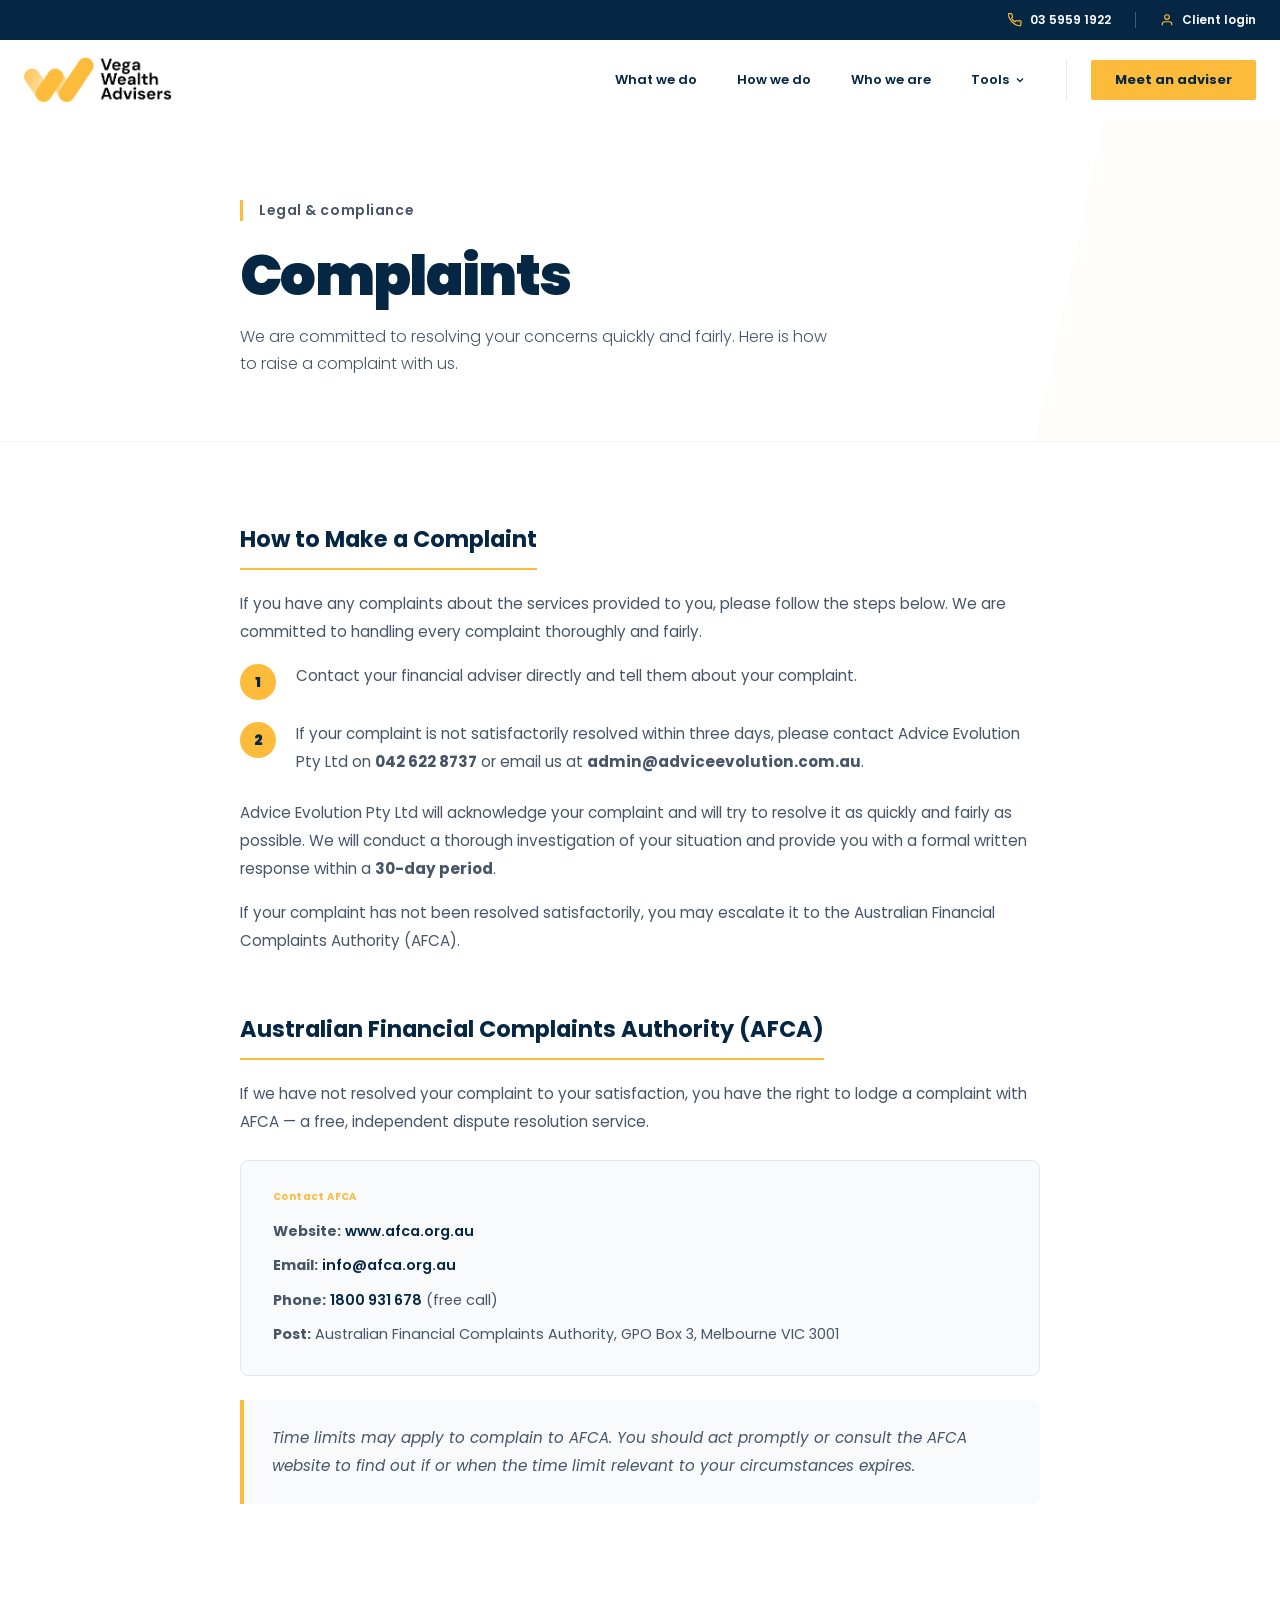
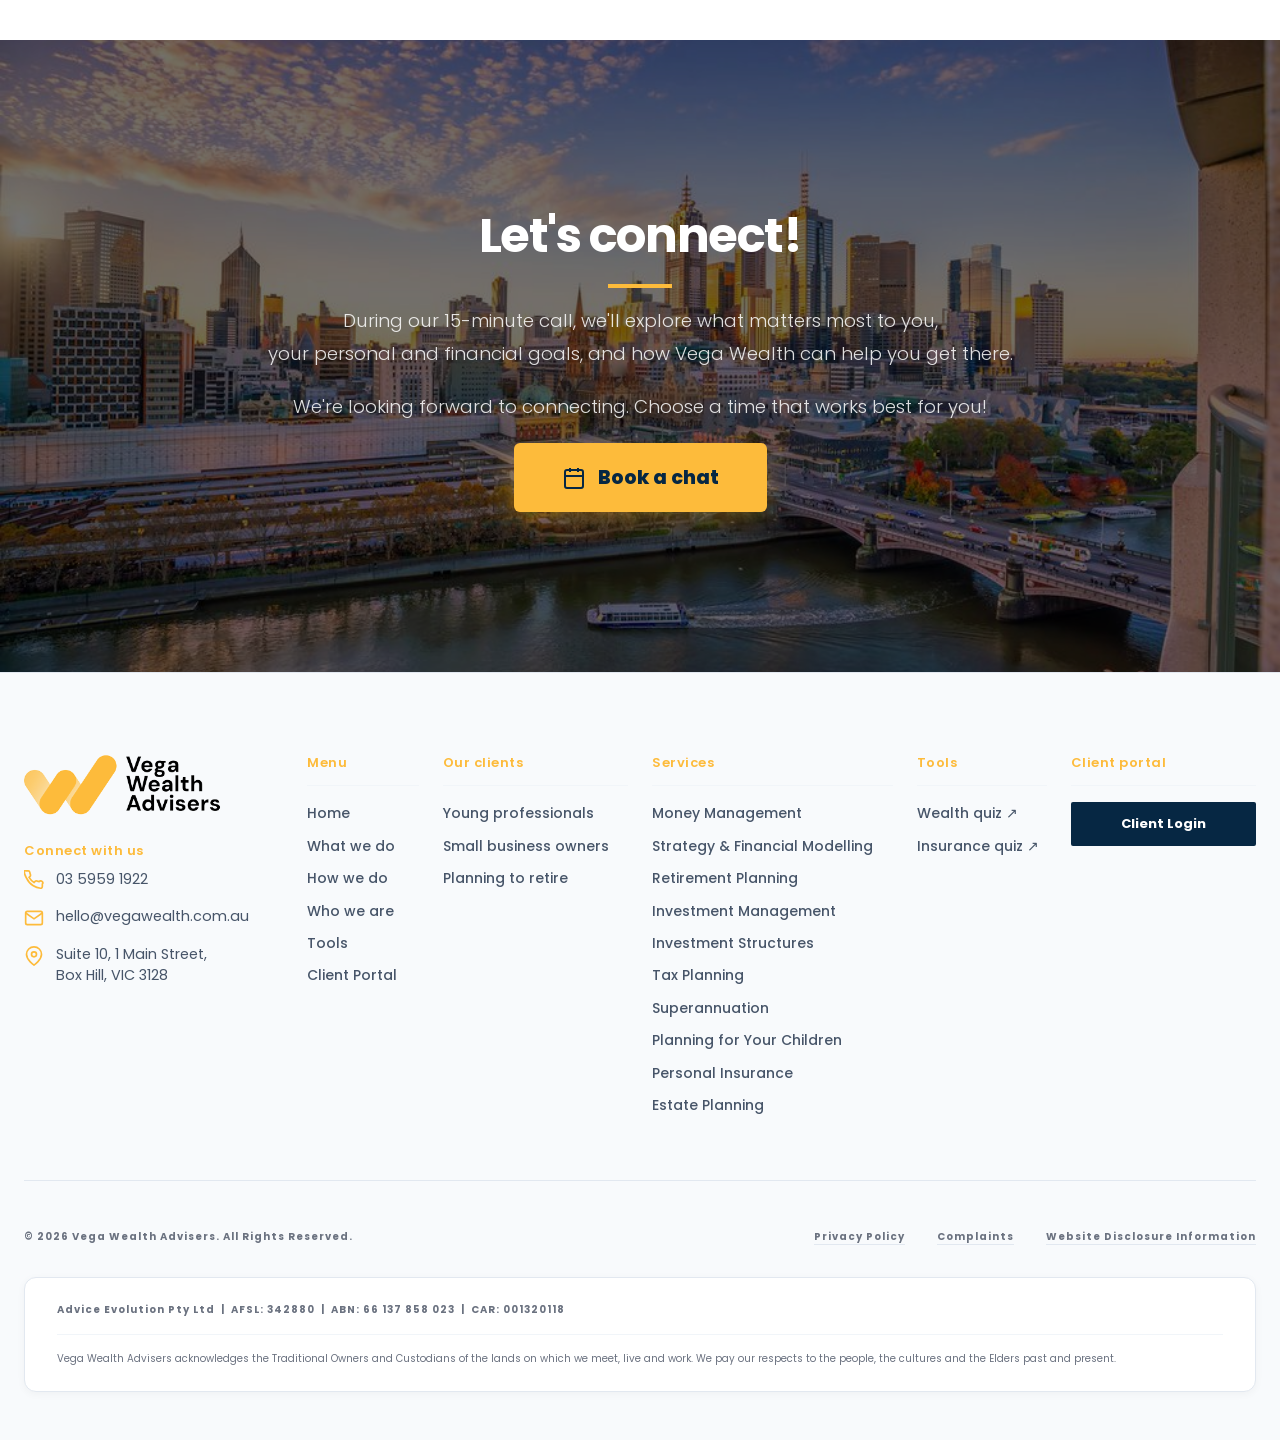
<file: complaints.html>
<!DOCTYPE html>
<html lang="en">
<head>
<meta charset="UTF-8"/>
<link rel="icon" type="image/png" href="images/favicon_hq.png"/>
<meta name="viewport" content="width=device-width,initial-scale=1.0"/>
<title>Complaints & Dispute Resolution | Vega Wealth Financial Advice</title>
<meta name="description" content="How to make a complaint about Vega Wealth's financial services. We are committed to resolving your concerns fairly and promptly, including escalation to AFCA."/>
<link rel="canonical" href="https://vegawealth.com.au/complaints.html"/>
<meta name="robots" content="index, follow"/>
<meta property="og:type" content="website"/>
<meta property="og:site_name" content="Vega Wealth"/>
<meta property="og:title" content="Complaints & Dispute Resolution | Vega Wealth Financial Advice"/>
<meta property="og:description" content="How to make a complaint about Vega Wealth's financial services. We are committed to resolving your concerns fairly and promptly, including escalation to AFCA."/>
<meta property="og:url" content="https://vegawealth.com.au/complaints.html"/>
<meta property="og:image" content="https://vegawealth.com.au/images/social-card.jpeg"/>
<meta name="twitter:card" content="summary_large_image"/>
<meta name="twitter:title" content="Complaints & Dispute Resolution | Vega Wealth Financial Advice"/>
<meta name="twitter:description" content="How to make a complaint about Vega Wealth's financial services. We are committed to resolving your concerns fairly and promptly, including escalation to AFCA."/>
<meta name="twitter:image" content="https://vegawealth.com.au/images/social-card.jpeg"/>
<link rel="preconnect" href="https://fonts.googleapis.com"/>
<link rel="preconnect" href="https://fonts.gstatic.com" crossorigin/>
<link rel="stylesheet" href="shared.css"/>
<link href="https://fonts.googleapis.com/css2?family=Poppins:wght@300;400;500;600;700;900&display=swap" rel="stylesheet" media="print" onload="this.media='all'"/><noscript><link href="https://fonts.googleapis.com/css2?family=Poppins:wght@300;400;500;600;700;900&display=swap" rel="stylesheet"/></noscript>
<style>
*,*::before,*::after{box-sizing:border-box;margin:0;padding:0}
html{scroll-behavior:smooth}
body{font-family:'Poppins',sans-serif;color:#062743;background:#fff;overflow-x:hidden;padding-top:120px}
::selection{background:#FDBB3B4d;color:#062743}
a{text-decoration:none}
:root{--gold:#FDBB3B;--navy:#062743;--green:#045234}

/* ── NAV ── */
#vw-topbar{position:fixed;top:0;left:0;right:0;z-index:10000;background:var(--navy);height:40px;display:flex;align-items:center}
#vw-topbar .topbar-inner{max-width:1280px;margin:0 auto;padding:0 24px;display:flex;justify-content:flex-end;align-items:center;gap:24px;width:100%}
#vw-topbar .topbar-phone{display:flex;align-items:center;gap:8px;color:#fff;font-size:12px;font-weight:600;text-decoration:none;transition:color .2s}
#vw-topbar .topbar-phone:hover{color:var(--gold)}
#vw-topbar .topbar-phone svg{width:14px;height:14px;color:var(--gold);flex-shrink:0}
#vw-topbar .topbar-sep{width:1px;height:16px;background:rgba(255,255,255,.25)}
#vw-topbar .topbar-login{display:flex;align-items:center;gap:8px;color:#fff;font-size:12px;font-weight:600;text-decoration:none;cursor:pointer;background:none;border:none;transition:color .2s;padding:0}
#vw-topbar .topbar-login:hover{color:var(--gold)}
#vw-topbar .topbar-login svg{width:14px;height:14px;color:var(--gold);flex-shrink:0}

#vw-nav .vw-nav-inner{max-width:1280px;margin:0 auto;padding:16px 24px;display:flex;justify-content:space-between;align-items:center}
.vw-logo-btn{background:none;border:none;cursor:pointer;padding:0;transition:transform .3s}
.vw-logo-btn:hover{transform:scale(1.05)}
.vw-logo-btn img{height:48px;width:auto}
#vw-desktopnav{display:none;align-items:center;gap:40px}
@media(min-width:1024px){#vw-desktopnav{display:flex}}
.vw-navlink{background:none;border:none;cursor:pointer;color:var(--navy);font-size:13px;font-weight:600;transition:color .3s;padding:4px 0;position:relative}
.vw-navlink:hover,.vw-navlink.active{color:var(--gold)}
.vw-navlink.active::after{content:'';position:absolute;bottom:-4px;left:0;width:100%;height:2px;background:var(--gold)}
.vw-nav-actions{display:flex;gap:16px;padding-left:24px;border-left:1px solid #e2e8f0}
.vw-btn-meet{background:var(--gold);color:var(--navy);padding:10px 24px;border-radius:2px;font-weight:700;font-size:13px;text-decoration:none;transition:all .3s;display:inline-block}
.vw-btn-meet:hover{background:var(--navy);color:#fff}
.vw-btn-portal{background:var(--navy);color:#fff;border:none;cursor:pointer;padding:10px 24px;border-radius:2px;font-weight:700;font-size:10px;letter-spacing:.04em;transition:all .3s}
.vw-btn-portal:hover{background:var(--gold);color:var(--navy)}
.vw-hamburger{display:flex;background:none;border:none;cursor:pointer;color:var(--navy);padding:8px}
@media(min-width:1024px){.vw-hamburger{display:none}}
#vw-mobile-menu{display:none;background:#fff;border-top:1px solid #f1f5f9;padding:40px 24px;flex-direction:column;gap:32px;box-shadow:0 20px 40px rgba(0,0,0,.1)}
#vw-mobile-menu.open{display:flex}
#vw-mobile-menu .vw-navlink{text-align:left;font-size:13px}
.mob-actions{display:flex;flex-direction:column;gap:16px;padding-top:24px;border-top:1px solid #f1f5f9}
.mob-actions a,.mob-actions button{display:block;padding:16px;border-radius:2px;font-weight:700;font-size:14px;text-align:center;transition:all .3s;width:100%}
.mob-actions a{background:var(--gold);color:var(--navy);text-decoration:none}
.mob-actions button{background:var(--navy);color:#fff;border:none;cursor:pointer}

/* ── HERO ── */
#hero{padding:80px 24px 64px;background:#fff;border-bottom:1px solid #f1f5f9;position:relative;overflow:hidden}
#hero::after{content:'';position:absolute;top:0;right:0;width:33%;height:100%;background:#FDBB3B08;transform:skewX(-12deg) translateX(50%)}
#hero .hero-inner{max-width:800px;margin:0 auto;position:relative;z-index:10}
#hero .eyebrow{font-size:.875rem;font-weight:600;letter-spacing:.04em;color:#475569;border-left:3px solid var(--gold);padding-left:16px;margin-bottom:24px}
#hero h1{font-size:clamp(2rem,5vw,3.5rem);font-weight:900;color:var(--navy);line-height:1.1;letter-spacing:-.03em;margin-bottom:16px}
#hero .subtitle{font-size:1rem;color:#475569;font-weight:300;line-height:1.7;max-width:600px}

/* ── CONTENT ── */
#content{padding:80px 24px;background:#fff}
#content .content-inner{max-width:800px;margin:0 auto}
.section-block{margin-bottom:56px}
.section-block h2{font-size:1.4rem;font-weight:700;color:var(--navy);margin-bottom:20px;padding-bottom:12px;border-bottom:2px solid var(--gold);display:inline-block}
.section-block p{font-size:.95rem;color:#475569;line-height:1.85;font-weight:400;margin-bottom:16px}
.section-block ul{list-style:none;display:flex;flex-direction:column;gap:12px;margin-bottom:16px}
.section-block ul li{font-size:.95rem;color:#475569;line-height:1.8;padding-left:20px;position:relative}
.section-block ul li::before{content:'•';color:var(--gold);font-weight:900;position:absolute;left:0;top:0}
.info-box{background:#f8fafc;border-left:4px solid var(--gold);border-radius:0 8px 8px 0;padding:24px 28px;margin-bottom:24px}
.info-box p{margin-bottom:0;font-style:italic}
.contact-card{background:#f8fafc;border:1px solid #e2e8f0;border-radius:8px;padding:28px 32px;margin-top:24px;display:flex;flex-direction:column;gap:10px}
.contact-card .card-label{font-size:10px;font-weight:700;letter-spacing:.04em;color:var(--gold);margin-bottom:4px}
.contact-card p{font-size:.9rem;color:#475569;margin-bottom:0;line-height:1.7}
.contact-card a{color:var(--navy);font-weight:600;transition:color .3s}
.contact-card a:hover{color:var(--gold)}
.step-list{display:flex;flex-direction:column;gap:20px;margin-top:16px}
.step{display:flex;gap:20px;align-items:flex-start}
.step-num{background:var(--gold);color:var(--navy);width:36px;height:36px;border-radius:50%;display:flex;align-items:center;justify-content:center;font-weight:900;font-size:.875rem;flex-shrink:0;margin-top:2px}
.step-body p{font-size:.95rem;color:#475569;line-height:1.8;margin-bottom:0}

/* ── FOOTER ── */
#vw-footer{background:#f8fafc;border-top:1px solid #e2e8f0;padding:80px 0 48px;color:var(--navy)}
#vw-footer .foot-inner{max-width:1280px;margin:0 auto;padding:0 24px}
#vw-footer .foot-grid{display:grid;grid-template-columns:1fr;gap:24px;padding-bottom:64px;border-bottom:1px solid #e2e8f0}
@media(min-width:768px){#vw-footer .foot-grid{grid-template-columns:1fr 1fr}}
@media(min-width:1024px){#vw-footer .foot-grid{grid-template-columns:1.4fr 0.6fr 1fr 1.3fr 0.7fr 1fr}}
#vw-footer .foot-logo{height:64px;width:auto;margin-bottom:24px}
#vw-footer .foot-contact{list-style:none;display:flex;flex-direction:column;gap:16px;margin-bottom:24px;padding:0}
#vw-footer .foot-contact li{display:flex;align-items:flex-start;gap:12px;font-size:.9rem;color:#475569}
#vw-footer .foot-contact li svg{width:20px;height:20px;color:var(--gold);flex-shrink:0;margin-top:2px}
#vw-footer .socials{display:flex;gap:12px}
#vw-footer .socials a{width:40px;height:40px;border-radius:50%;background:#fff;border:1px solid #e2e8f0;display:flex;align-items:center;justify-content:center;box-shadow:0 2px 6px rgba(0,0,0,.06);transition:background .3s}
#vw-footer .socials a:hover{background:var(--gold)}
#vw-footer .socials a svg{width:16px;height:16px;color:var(--navy)}
#vw-footer h4{font-size:13px;font-weight:600;letter-spacing:.04em;color:var(--gold);padding-bottom:12px;border-bottom:1px solid #f1f5f9;margin-bottom:16px}
#vw-footer ul.foot-list{list-style:none;padding:0;display:flex;flex-direction:column;gap:10px}
#vw-footer ul.foot-list li,#vw-footer ul.foot-list button{font-size:.875rem;color:#475569;font-weight:500;background:none;border:none;cursor:pointer;text-align:left;padding:0;transition:color .3s;line-height:1.6}
#vw-footer ul.foot-list li:hover,#vw-footer ul.foot-list button:hover{color:var(--gold)}
#vw-footer .btn-portal-foot{width:100%;background:var(--navy);color:#fff;border:none;cursor:pointer;padding:12px 24px;border-radius:2px;font-weight:700;font-size:13px;transition:all .3s}
#vw-footer .btn-portal-foot:hover{background:var(--gold);color:var(--navy)}
#vw-footer .foot-bottom{padding-top:48px;display:flex;flex-direction:column;gap:32px}
#vw-footer .foot-legal-row{display:flex;flex-direction:column;gap:16px;font-size:10px;font-weight:700;letter-spacing:.1em;color:#6b7280}
@media(min-width:768px){#vw-footer .foot-legal-row{flex-direction:row;align-items:center;justify-content:space-between}}
#vw-footer .foot-legal-row a{color:#6b7280;text-decoration:underline;text-decoration-color:#e2e8f0;text-underline-offset:4px;transition:color .3s}
#vw-footer .foot-legal-row a:hover{color:var(--gold)}
#vw-footer .foot-policy-links{display:flex;gap:32px;flex-wrap:wrap}
#vw-footer .compliance-box{background:#fff;padding:24px 32px;border-radius:12px;border:1px solid #e2e8f0;box-shadow:0 2px 8px rgba(0,0,0,.04);display:flex;flex-direction:column;gap:16px}
#vw-footer .comp-abn{font-size:10px;font-weight:700;letter-spacing:.1em;color:#6b7280}
#vw-footer .comp-ack{font-size:10px;color:#6b7280;font-style:normal;border-top:1px solid #f1f5f9;padding-top:16px;line-height:1.6}
/* ── DROPDOWN ── */
.vw-dropdown{position:relative}
.vw-dropdown::after{content:'';position:absolute;top:100%;left:-8px;right:-8px;height:16px}
.vw-dropdown-btn{display:flex!important;align-items:center;gap:5px}
.vw-dropdown-menu{display:none;position:absolute;top:calc(100% + 16px);left:50%;transform:translateX(-50%);background:#fff;border:1px solid #e2e8f0;border-radius:8px;padding:8px;min-width:180px;box-shadow:0 8px 24px rgba(0,0,0,.12);z-index:200;white-space:nowrap}
.vw-dropdown:hover .vw-dropdown-menu{display:block}
.vw-dropdown-menu a{display:block;padding:10px 16px;font-size:10px;font-weight:700;letter-spacing:.04em;color:var(--navy);border-radius:4px;transition:background .2s;text-decoration:none}
.vw-dropdown-menu a:hover{background:var(--gold)}
.vw-dropdown-menu::before{content:'';position:absolute;top:-6px;left:50%;transform:translateX(-50%);border-left:6px solid transparent;border-right:6px solid transparent;border-bottom:6px solid #e2e8f0}
.vw-dropdown-menu::after{content:'';position:absolute;top:-5px;left:50%;transform:translateX(-50%);border-left:6px solid transparent;border-right:6px solid transparent;border-bottom:6px solid #fff}
.mob-quiz-links{display:flex;flex-direction:column;gap:8px;padding-left:16px;border-left:2px solid var(--gold)}
.mob-quiz-links a{font-size:10px;font-weight:700;letter-spacing:.04em;color:#475569;text-decoration:none;transition:color .2s}
.mob-quiz-links a:hover{color:var(--gold)}
@media(max-width:430px){body{padding-top:108px}#vw-topbar{height:36px}#vw-nav{top:36px}#vw-nav .vw-nav-inner{padding:12px 16px}.vw-logo-btn img{height:40px}.container,.container-md{padding:0 16px}}
@media(min-width:1440px){.container{max-width:1400px}.container-md{max-width:1280px}}
</style>
<script type="application/ld+json">
{
  "@context": "https://schema.org",
  "@type": "FAQPage",
  "mainEntity": [
    {
      "@type": "Question",
      "name": "How do I make a complaint to Vega Wealth?",
      "acceptedAnswer": {
        "@type": "Answer",
        "text": "You can make a complaint by contacting us directly via phone or email. We will acknowledge your complaint within 24 hours and aim to resolve it within 30 days."
      }
    },
    {
      "@type": "Question",
      "name": "What if my complaint is not resolved?",
      "acceptedAnswer": {
        "@type": "Answer",
        "text": "If you are not satisfied with our response, you can escalate your complaint to the Australian Financial Complaints Authority (AFCA) at www.afca.org.au or call 1800 931 678."
      }
    }
  ]
}
</script>
</head>
<body>

<div id="vw-topbar">
  <div class="topbar-inner">
    <a href="tel:0359591922" class="topbar-phone">
      <svg fill="none" stroke="currentColor" stroke-width="2" viewBox="0 0 24 24"><path d="M22 16.92v3a2 2 0 01-2.18 2 19.79 19.79 0 01-8.63-3.07A19.5 19.5 0 013.07 9.81a19.79 19.79 0 01-3.07-8.68A2 2 0 012 1h3a2 2 0 012 1.72c.127.96.361 1.903.7 2.81a2 2 0 01-.45 2.11L6.09 8.91a16 16 0 006 6l1.27-1.27a2 2 0 012.11-.45c.907.339 1.85.573 2.81.7A2 2 0 0122 16.92z"/></svg>
      03 5959 1922
    </a>
    <div class="topbar-sep"></div>
    <button class="topbar-login" onclick="window.location.href='client-portal'">
      <svg fill="none" stroke="currentColor" stroke-width="2" viewBox="0 0 24 24"><path d="M20 21v-2a4 4 0 00-4-4H8a4 4 0 00-4 4v2"/><circle cx="12" cy="7" r="4"/></svg>
      Client login
    </button>
  </div>
</div>

<nav id="vw-nav">
  <div class="vw-nav-inner">
    <button class="vw-logo-btn" onclick="window.location.href='/'" aria-label="Vega Wealth Home">
      <img src="images/vegawealth_logo_lq.png" alt="Vega Wealth" width="150" height="48"/>
    </button>
    <div id="vw-desktopnav">
      <button class="vw-navlink" onclick="window.location.href='what-we-do'">What we do</button>
      <button class="vw-navlink" onclick="window.location.href='how-we-do'">How we do</button>
      <button class="vw-navlink" onclick="window.location.href='who-we-are'">Who we are</button>
      <div class="vw-dropdown">
        <button class="vw-navlink vw-dropdown-btn">Tools <svg width="12" height="12" fill="none" stroke="currentColor" stroke-width="2.5" viewBox="0 0 24 24"><polyline points="6 9 12 15 18 9"/></svg></button>
        <div class="vw-dropdown-menu">
          <a href="https://score.vegawealth.com.au/passive-income" target="_blank" rel="noopener">Wealth quiz &#8599;</a>
          <a href="https://score.vegawealth.com.au/personal-insurance" target="_blank" rel="noopener">Insurance quiz &#8599;</a>
        </div>
      </div>
      <div class="vw-nav-actions">
        <a href="consult" class="vw-btn-meet">Meet an adviser</a>
      </div>
    </div>
    <button class="vw-hamburger" id="vw-hamburgerBtn" onclick="vwToggleMenu()" aria-label="Menu">
      <svg id="vw-iconMenu" width="24" height="24" fill="none" stroke="currentColor" stroke-width="2" viewBox="0 0 24 24"><line x1="3" y1="12" x2="21" y2="12"/><line x1="3" y1="6" x2="21" y2="6"/><line x1="3" y1="18" x2="21" y2="18"/></svg>
      <svg id="vw-iconClose" width="24" height="24" fill="none" stroke="currentColor" stroke-width="2" viewBox="0 0 24 24" style="display:none"><line x1="18" y1="6" x2="6" y2="18"/><line x1="6" y1="6" x2="18" y2="18"/></svg>
    </button>
  </div>
  <div id="vw-mobile-menu">
    <button class="vw-navlink" onclick="window.location.href='what-we-do'">What we do</button>
    <button class="vw-navlink" onclick="window.location.href='how-we-do'">How we do</button>
    <button class="vw-navlink" onclick="window.location.href='who-we-are'">Who we are</button>
    <div>
      <button class="vw-navlink">Tools</button>
      <div class="mob-quiz-links">
        <a href="https://score.vegawealth.com.au/passive-income" target="_blank" rel="noopener">Wealth quiz &#8599;</a>
        <a href="https://score.vegawealth.com.au/personal-insurance" target="_blank" rel="noopener">Insurance quiz &#8599;</a>
      </div>
    </div>
    <div class="mob-actions">
      <a href="consult">Meet an adviser</a>
      <button onclick="window.location.href='client-portal'">Client login</button>
    </div>
  </div>
</nav>

<main>
<!-- HERO -->
<section id="hero">
  <div class="hero-inner">
    <p class="eyebrow">Legal &amp; compliance</p>
    <h1>Complaints</h1>
    <p class="subtitle">We are committed to resolving your concerns quickly and fairly. Here is how to raise a complaint with us.</p>
  </div>
</section>

<!-- CONTENT -->
<section id="content">
  <div class="content-inner">

    <div class="section-block">
      <h2>How to Make a Complaint</h2>
      <p>If you have any complaints about the services provided to you, please follow the steps below. We are committed to handling every complaint thoroughly and fairly.</p>

      <div class="step-list">
        <div class="step">
          <div class="step-num">1</div>
          <div class="step-body">
            <p>Contact your financial adviser directly and tell them about your complaint.</p>
          </div>
        </div>
        <div class="step">
          <div class="step-num">2</div>
          <div class="step-body">
            <p>If your complaint is not satisfactorily resolved within three days, please contact Advice Evolution Pty Ltd on <strong>042 622 8737</strong> or email us at <strong>admin@adviceevolution.com.au</strong>.</p>
          </div>
        </div>
      </div>
      <p style="margin-top:24px">Advice Evolution Pty Ltd will acknowledge your complaint and will try to resolve it as quickly and fairly as possible. We will conduct a thorough investigation of your situation and provide you with a formal written response within a <strong>30-day period</strong>.</p>
      <p>If your complaint has not been resolved satisfactorily, you may escalate it to the Australian Financial Complaints Authority (AFCA).</p>
    </div>

    <div class="section-block">
      <h2>Australian Financial Complaints Authority (AFCA)</h2>
      <p>If we have not resolved your complaint to your satisfaction, you have the right to lodge a complaint with AFCA — a free, independent dispute resolution service.</p>

      <div class="contact-card">
        <div class="card-label">Contact AFCA</div>
        <p><strong>Website:</strong> <a href="https://www.afca.org.au" target="_blank" rel="noopener">www.afca.org.au</a></p>
        <p><strong>Email:</strong> <a href="mailto:info@afca.org.au">info@afca.org.au</a></p>
        <p><strong>Phone:</strong> <a href="tel:1800931678">1800 931 678</a> (free call)</p>
        <p><strong>Post:</strong> Australian Financial Complaints Authority, GPO Box 3, Melbourne VIC 3001</p>
      </div>

      <div class="info-box" style="margin-top:24px">
        <p>Time limits may apply to complain to AFCA. You should act promptly or consult the AFCA website to find out if or when the time limit relevant to your circumstances expires.</p>
      </div>
    </div>

  </div>
</section>

<!-- ══ CTA SECTION ══ -->
<section id="cta-section">
  <div class="cta-wrap">
    <div class="cta-card">
      <div class="cta-bg">
        <img src="images/call-to-action.jpg" alt="Consultation" loading="lazy" width="1280" height="720"/>
      </div>
      <div class="cta-content">
        <h2>Let's connect!</h2>
        <div class="cta-divider"></div>
        <p>
          During our 15-minute call, we'll explore what matters most to you,<br/>your personal and financial goals, and how Vega Wealth can help you get there.
        </p>
        <p>We're looking forward to connecting. Choose a time that works best for you!</p>
        <a href="consult" class="cta-btn">
          <svg width="24" height="24" fill="none" stroke="currentColor" stroke-width="2" viewBox="0 0 24 24"><rect x="3" y="4" width="18" height="18" rx="2"/><line x1="16" y1="2" x2="16" y2="6"/><line x1="8" y1="2" x2="8" y2="6"/><line x1="3" y1="10" x2="21" y2="10"/></svg>
          Book a chat
        </a>
      </div>
    </div>
  </div>
</section>
</main>

<!-- ══ FOOTER ══ -->
<footer id="vw-footer">
  <div class="foot-inner">
    <div class="foot-grid">
      <div>
        <a href="/"><img src="images/vegawealth_logo_lq.png" alt="Vega Wealth" class="foot-logo" width="150" height="48"/></a>
        <p style="font-size:13px;font-weight:600;letter-spacing:.04em;color:var(--gold);margin-bottom:8px">Connect with us</p>
        <div style="display:flex;align-items:center;gap:12px;font-size:.9rem;color:#475569;margin-bottom:16px">
          <svg width="20" height="20" fill="none" stroke="currentColor" stroke-width="2" viewBox="0 0 24 24" style="color:var(--gold);flex-shrink:0"><path d="M22 16.92v3a2 2 0 01-2.18 2 19.79 19.79 0 01-8.63-3.07A19.5 19.5 0 013.07 9.81a19.79 19.79 0 01-3.07-8.68A2 2 0 012 1h3a2 2 0 012 1.72c.127.96.361 1.903.7 2.81a2 2 0 01-.45 2.11L6.09 8.91a16 16 0 006 6l1.27-1.27a2 2 0 012.11-.45c.907.339 1.85.573 2.81.7A2 2 0 0122 16.92z"/></svg>
          03 5959 1922
        </div>
        <ul class="foot-contact">
          <li><svg fill="none" stroke="currentColor" stroke-width="2" viewBox="0 0 24 24"><path d="M4 4h16c1.1 0 2 .9 2 2v12c0 1.1-.9 2-2 2H4c-1.1 0-2-.9-2-2V6c0-1.1.9-2 2-2z"/><polyline points="22,6 12,13 2,6"/></svg>hello@vegawealth.com.au</li>
          <li><svg fill="none" stroke="currentColor" stroke-width="2" viewBox="0 0 24 24"><path d="M21 10c0 7-9 13-9 13s-9-6-9-13a9 9 0 0118 0z"/><circle cx="12" cy="10" r="3"/></svg>Suite 10, 1 Main Street,<br/>Box Hill, VIC 3128</li>
        </ul>
      </div>
      <div>
        <h4>Menu</h4>
        <ul class="foot-list">
          <li><button onclick="window.location.href='/'">Home</button></li>
          <li><button onclick="window.location.href='what-we-do'">What we do</button></li>
          <li><button onclick="window.location.href='how-we-do'">How we do</button></li>
          <li><button onclick="window.location.href='who-we-are'">Who we are</button></li>
          <li><button onclick="window.location.href='/#discovery'">Tools</button></li>
          <li><button onclick="window.location.href='client-portal'">Client Portal</button></li>
        </ul>
      </div>
      <div>
        <h4>Our clients</h4>
        <ul class="foot-list">
          <li><button onclick="window.location.href='/#wealth'">Young professionals</button></li>
          <li><button onclick="window.location.href='/#wealth'">Small business owners</button></li>
          <li><button onclick="window.location.href='/#wealth'">Planning to retire</button></li>
        </ul>
      </div>
      <div>
        <h4>Services</h4>
        <ul class="foot-list">
          <li><button onclick="window.location.href='what-we-do#money-management'">Money Management</button></li>
          <li><button onclick="window.location.href='what-we-do#strategy-and-financial-modelling'">Strategy &amp; Financial Modelling</button></li>
          <li><button onclick="window.location.href='what-we-do#retirement-planning'">Retirement Planning</button></li>
          <li><button onclick="window.location.href='what-we-do#investment-management'">Investment Management</button></li>
          <li><button onclick="window.location.href='what-we-do#investment-structures'">Investment Structures</button></li>
          <li><button onclick="window.location.href='what-we-do#tax-planning'">Tax Planning</button></li>
          <li><button onclick="window.location.href='what-we-do#superannuation'">Superannuation</button></li>
          <li><button onclick="window.location.href='what-we-do#planning-for-your-children'">Planning for Your Children</button></li>
          <li><button onclick="window.location.href='what-we-do#personal-insurance'">Personal Insurance</button></li>
          <li><button onclick="window.location.href='what-we-do#estate-planning'">Estate Planning</button></li>
        </ul>
      </div>
      <div>
        <h4>Tools</h4>
        <ul class="foot-list">
          <li><button onclick="window.open('https://score.vegawealth.com.au/passive-income/','_blank')">Wealth quiz &#8599;</button></li>
          <li><button onclick="window.open('https://score.vegawealth.com.au/personal-insurance/','_blank')">Insurance quiz &#8599;</button></li>
        </ul>
      </div>
      <div>
        <h4>Client portal</h4>
        <button class="btn-portal-foot" onclick="window.location.href='client-portal'">Client Login</button>
      </div>
    </div>
    <div class="foot-bottom">
      <div class="foot-legal-row">
        <p>&copy; 2026 Vega Wealth Advisers. All Rights Reserved.</p>
        <div class="foot-policy-links">
          <a href="privacy-policy">Privacy Policy</a>
          <a href="complaints">Complaints</a>
          <a href="website-disclosure-information">Website Disclosure Information</a>
        </div>
      </div>
      <div class="compliance-box">
        <div class="comp-abn">Advice Evolution Pty Ltd &nbsp;|&nbsp; AFSL: 342880 &nbsp;|&nbsp; ABN: 66 137 858 023 &nbsp;|&nbsp; CAR: 001320118</div>
        <div class="comp-ack">Vega Wealth Advisers acknowledges the Traditional Owners and Custodians of the lands on which we meet, live and work. We pay our respects to the people, the cultures and the Elders past and present.</div>
      </div>
    </div>
  </div>
</footer>

<script>
function vwToggleMenu(){
  const m=document.getElementById('vw-mobile-menu');
  const open=m.classList.toggle('open');
  document.getElementById('vw-iconMenu').style.display=open?'none':'block';
  document.getElementById('vw-iconClose').style.display=open?'block':'none';
}
window.addEventListener('scroll',function(){document.getElementById('back-to-top').classList.toggle('visible',window.scrollY>300);});
window.addEventListener("scroll",function(){document.getElementById("vw-nav").classList.toggle("nav-scrolled",window.scrollY>80);});
</script>
<button id="back-to-top" onclick="window.scrollTo({top:0,behavior:'smooth'})" aria-label="Back to top">
  <svg fill="none" stroke="currentColor" stroke-width="2.5" viewBox="0 0 24 24" width="20" height="20"><polyline points="18 15 12 9 6 15"/></svg>
</button>
</body>
</html>
</file>
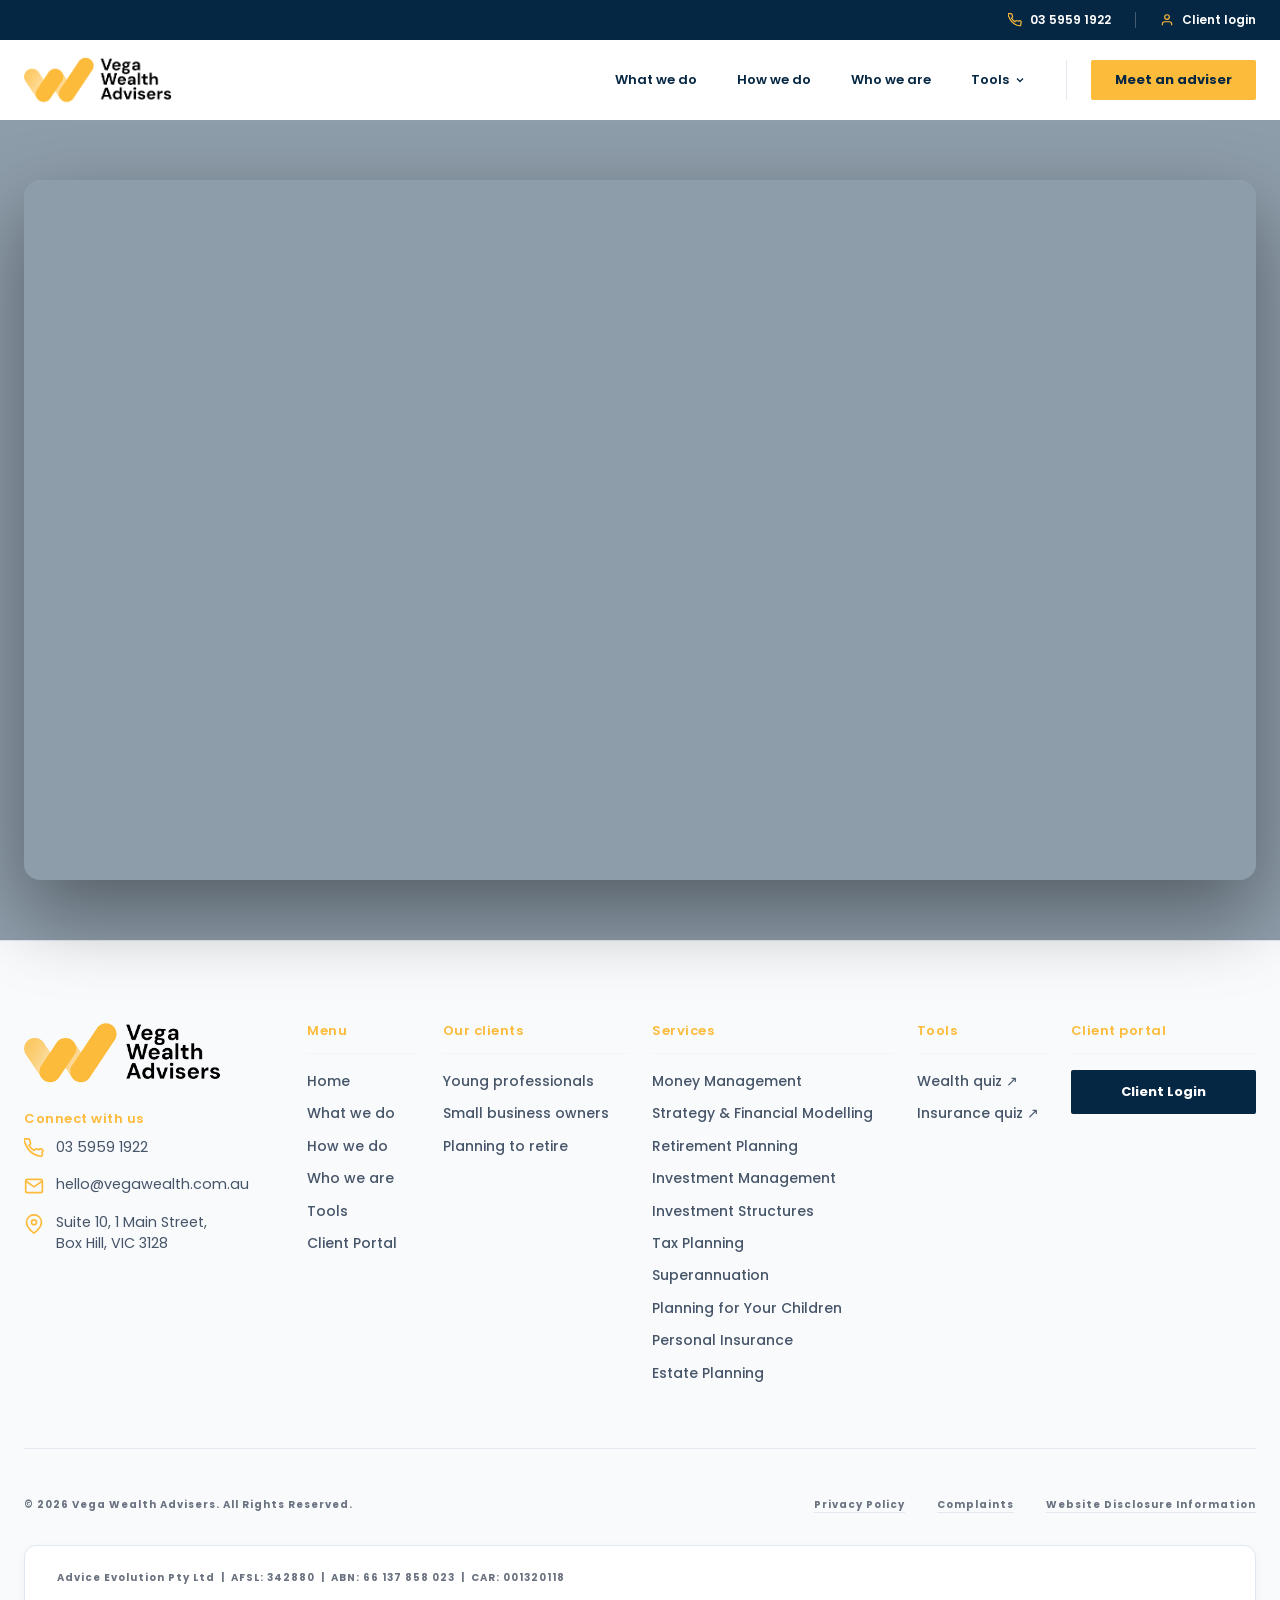
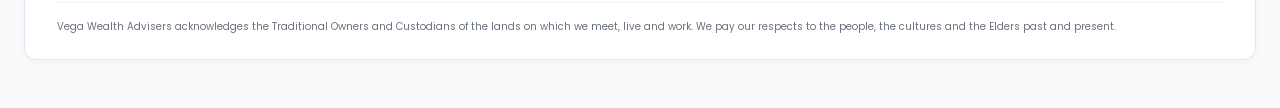
<file: consult.html>
<!DOCTYPE html>
<html lang="en">
<head>
<meta charset="UTF-8"/>
<link rel="icon" type="image/png" href="images/favicon_hq.png"/>
<meta name="viewport" content="width=device-width,initial-scale=1.0"/>
<title>Book a Free Financial Consultation | Vega Wealth Advisers</title>
<meta name="description" content="Book a free 15-minute introductory call with Moiz Mandani, Certified Financial Planner at Vega Wealth. No obligation — let's explore your goals and map out your next steps."/>
<link rel="canonical" href="https://vegawealth.com.au/consult.html"/>
<meta name="robots" content="index, follow"/>
<meta property="og:type" content="website"/>
<meta property="og:site_name" content="Vega Wealth"/>
<meta property="og:title" content="Book a Free Financial Consultation | Vega Wealth Advisers"/>
<meta property="og:description" content="Book a free 15-minute introductory call with Moiz Mandani, Certified Financial Planner at Vega Wealth. No obligation — let's explore your goals and map out your next steps."/>
<meta property="og:url" content="https://vegawealth.com.au/consult.html"/>
<meta property="og:image" content="https://vegawealth.com.au/images/social-card.jpeg"/>
<meta name="twitter:card" content="summary_large_image"/>
<meta name="twitter:title" content="Book a Free Financial Consultation | Vega Wealth Advisers"/>
<meta name="twitter:description" content="Book a free 15-minute introductory call with Moiz Mandani, Certified Financial Planner at Vega Wealth. No obligation — let's explore your goals and map out your next steps."/>
<meta name="twitter:image" content="https://vegawealth.com.au/images/social-card.jpeg"/>
<link rel="preconnect" href="https://fonts.googleapis.com"/>
<link rel="preconnect" href="https://fonts.gstatic.com" crossorigin/>
<link rel="stylesheet" href="shared.css"/>
<link href="https://fonts.googleapis.com/css2?family=Poppins:wght@300;400;500;600;700;900&display=swap" rel="stylesheet" media="print" onload="this.media='all'"/><noscript><link href="https://fonts.googleapis.com/css2?family=Poppins:wght@300;400;500;600;700;900&display=swap" rel="stylesheet"/></noscript>
<style>
#booking-hero{
  position:relative;
  min-height:calc(100vh - 120px);
  background-image:url('https://images.unsplash.com/photo-1497366754035-f200968a6e72?q=80&w=2069&auto=format&fit=crop');
  background-size:cover;
  background-position:center;
  display:flex;
  align-items:center;
  justify-content:center;
  padding:60px 24px;
}
#booking-hero::before{
  content:'';
  position:absolute;
  inset:0;
  background:rgba(6,39,67,.45);
}
.calendly-wrapper{
  position:relative;
  z-index:10;
  width:100%;
  border-radius:16px;
  overflow:hidden;
  box-shadow:0 32px 80px rgba(0,0,0,.4);
}
.calendly-wrapper .calendly-inline-widget{
  min-width:320px;
  height:700px;
}
@media(max-width:640px){
  .calendly-wrapper .calendly-inline-widget{height:580px;}
  #booking-hero{padding:32px 12px;}
}
/* Mobile: 360–430px */
@media(max-width:430px){
  #booking-hero{min-height:calc(100svh - 108px);padding:24px 12px;}
  .calendly-wrapper .calendly-inline-widget{height:520px;}
}
/* Desktop: 1440px+ */
@media(min-width:1440px){
  .calendly-wrapper .calendly-inline-widget{height:780px;}
  #booking-hero{padding:80px 24px;}
}
</style>
<script type="application/ld+json">
{
  "@context": "https://schema.org",
  "@type": "Service",
  "@id": "https://vegawealth.com.au/consult.html#service",
  "name": "Free Financial Advice Consultation",
  "description": "Book a free 15-minute introductory call with Moiz Mandani at Vega Wealth. Explore your financial goals and how we can help you build wealth with confidence.",
  "url": "https://vegawealth.com.au/consult.html",
  "provider": {
    "@type": "FinancialService",
    "@id": "https://vegawealth.com.au/#business",
    "name": "Vega Wealth"
  },
  "offers": {
    "@type": "Offer",
    "price": "0",
    "priceCurrency": "AUD",
    "description": "Free 15-minute introductory consultation"
  },
  "areaServed": "Australia",
  "serviceType": "Financial Advisory Consultation"
}
</script>
</head>
<body>

<div id="vw-topbar">
  <div class="topbar-inner">
    <a href="tel:0359591922" class="topbar-phone">
      <svg fill="none" stroke="currentColor" stroke-width="2" viewBox="0 0 24 24"><path d="M22 16.92v3a2 2 0 01-2.18 2 19.79 19.79 0 01-8.63-3.07A19.5 19.5 0 013.07 9.81a19.79 19.79 0 01-3.07-8.68A2 2 0 012 1h3a2 2 0 012 1.72c.127.96.361 1.903.7 2.81a2 2 0 01-.45 2.11L6.09 8.91a16 16 0 006 6l1.27-1.27a2 2 0 012.11-.45c.907.339 1.85.573 2.81.7A2 2 0 0122 16.92z"/></svg>
      03 5959 1922
    </a>
    <div class="topbar-sep"></div>
    <button class="topbar-login" onclick="window.location.href='client-portal'">
      <svg fill="none" stroke="currentColor" stroke-width="2" viewBox="0 0 24 24"><path d="M20 21v-2a4 4 0 00-4-4H8a4 4 0 00-4 4v2"/><circle cx="12" cy="7" r="4"/></svg>
      Client login
    </button>
  </div>
</div>

<nav id="vw-nav">
  <div class="vw-nav-inner">
    <button class="vw-logo-btn" onclick="window.location.href='/'" aria-label="Vega Wealth Home">
      <img src="images/vegawealth_logo_lq.png" alt="Vega Wealth" width="150" height="48"/>
    </button>
    <div id="vw-desktopnav">
      <button class="vw-navlink" onclick="window.location.href='what-we-do'">What we do</button>
      <button class="vw-navlink" onclick="window.location.href='how-we-do'">How we do</button>
      <button class="vw-navlink" onclick="window.location.href='who-we-are'">Who we are</button>
      <div class="vw-dropdown">
        <button class="vw-navlink vw-dropdown-btn">Tools <svg width="12" height="12" fill="none" stroke="currentColor" stroke-width="2.5" viewBox="0 0 24 24"><polyline points="6 9 12 15 18 9"/></svg></button>
        <div class="vw-dropdown-menu">
          <a href="https://score.vegawealth.com.au/passive-income" target="_blank" rel="noopener">Wealth quiz &#8599;</a>
          <a href="https://score.vegawealth.com.au/personal-insurance" target="_blank" rel="noopener">Insurance quiz &#8599;</a>
        </div>
      </div>
      <div class="vw-nav-actions">
        <a href="consult" class="vw-btn-meet">Meet an adviser</a>
      </div>
    </div>
    <button class="vw-hamburger" id="vw-hamburgerBtn" onclick="vwToggleMenu()" aria-label="Menu">
      <svg id="vw-iconMenu" width="24" height="24" fill="none" stroke="currentColor" stroke-width="2" viewBox="0 0 24 24"><line x1="3" y1="12" x2="21" y2="12"/><line x1="3" y1="6" x2="21" y2="6"/><line x1="3" y1="18" x2="21" y2="18"/></svg>
      <svg id="vw-iconClose" width="24" height="24" fill="none" stroke="currentColor" stroke-width="2" viewBox="0 0 24 24" style="display:none"><line x1="18" y1="6" x2="6" y2="18"/><line x1="6" y1="6" x2="18" y2="18"/></svg>
    </button>
  </div>
  <div id="vw-mobile-menu">
    <button class="vw-navlink" onclick="window.location.href='what-we-do'">What we do</button>
    <button class="vw-navlink" onclick="window.location.href='how-we-do'">How we do</button>
    <button class="vw-navlink" onclick="window.location.href='who-we-are'">Who we are</button>
    <div>
      <button class="vw-navlink">Tools</button>
      <div class="mob-quiz-links">
        <a href="https://score.vegawealth.com.au/passive-income" target="_blank" rel="noopener">Wealth quiz &#8599;</a>
        <a href="https://score.vegawealth.com.au/personal-insurance" target="_blank" rel="noopener">Insurance quiz &#8599;</a>
      </div>
    </div>
    <div class="mob-actions">
      <a href="consult">Meet an adviser</a>
      <button onclick="window.location.href='client-portal'">Client login</button>
    </div>
  </div>
</nav>

<main>
<section id="booking-hero">
  <h1 style="position:absolute;width:1px;height:1px;padding:0;margin:-1px;overflow:hidden;clip:rect(0,0,0,0);white-space:nowrap;border:0">Book a Free Financial Planning Consultation with Vega Wealth</h1>
  <div class="calendly-wrapper">
    <!-- Calendly inline widget begin -->
    <div class="calendly-inline-widget" data-url="https://calendly.com/financial--adviser/connect-call?primary_color=ffa500" style="min-width:320px;height:700px;"></div>
    <script type="text/javascript" src="https://assets.calendly.com/assets/external/widget.js" async></script>
    <!-- Calendly inline widget end -->
  </div>
</section>
</main>

<footer id="vw-footer">
  <div class="foot-inner">
    <div class="foot-grid">
      <div>
        <a href="/"><img src="images/vegawealth_logo_lq.png" alt="Vega Wealth" class="foot-logo" width="150" height="48"/></a>
        <p style="font-size:13px;font-weight:600;letter-spacing:.04em;color:var(--gold);margin-bottom:8px">Connect with us</p>
        <div style="display:flex;align-items:center;gap:12px;font-size:.9rem;color:#475569;margin-bottom:16px">
          <svg width="20" height="20" fill="none" stroke="currentColor" stroke-width="2" viewBox="0 0 24 24" style="color:var(--gold);flex-shrink:0"><path d="M22 16.92v3a2 2 0 01-2.18 2 19.79 19.79 0 01-8.63-3.07A19.5 19.5 0 013.07 9.81a19.79 19.79 0 01-3.07-8.68A2 2 0 012 1h3a2 2 0 012 1.72c.127.96.361 1.903.7 2.81a2 2 0 01-.45 2.11L6.09 8.91a16 16 0 006 6l1.27-1.27a2 2 0 012.11-.45c.907.339 1.85.573 2.81.7A2 2 0 0122 16.92z"/></svg>
          03 5959 1922
        </div>
        <ul class="foot-contact">
          <li><svg fill="none" stroke="currentColor" stroke-width="2" viewBox="0 0 24 24"><path d="M4 4h16c1.1 0 2 .9 2 2v12c0 1.1-.9 2-2 2H4c-1.1 0-2-.9-2-2V6c0-1.1.9-2 2-2z"/><polyline points="22,6 12,13 2,6"/></svg>hello@vegawealth.com.au</li>
          <li><svg fill="none" stroke="currentColor" stroke-width="2" viewBox="0 0 24 24"><path d="M21 10c0 7-9 13-9 13s-9-6-9-13a9 9 0 0118 0z"/><circle cx="12" cy="10" r="3"/></svg>Suite 10, 1 Main Street,<br/>Box Hill, VIC 3128</li>
        </ul>
      </div>
      <div>
        <h4>Menu</h4>
        <ul class="foot-list">
          <li><button onclick="window.location.href='/'">Home</button></li>
          <li><button onclick="window.location.href='what-we-do'">What we do</button></li>
          <li><button onclick="window.location.href='how-we-do'">How we do</button></li>
          <li><button onclick="window.location.href='who-we-are'">Who we are</button></li>
          <li><button onclick="window.location.href='/#discovery'">Tools</button></li>
          <li><button onclick="window.location.href='client-portal'">Client Portal</button></li>
        </ul>
      </div>
      <div>
        <h4>Our clients</h4>
        <ul class="foot-list">
          <li><button onclick="window.location.href='/#wealth'">Young professionals</button></li>
          <li><button onclick="window.location.href='/#wealth'">Small business owners</button></li>
          <li><button onclick="window.location.href='/#wealth'">Planning to retire</button></li>
        </ul>
      </div>
      <div>
        <h4>Services</h4>
        <ul class="foot-list">
          <li><button onclick="window.location.href='what-we-do#money-management'">Money Management</button></li>
          <li><button onclick="window.location.href='what-we-do#strategy-and-financial-modelling'">Strategy &amp; Financial Modelling</button></li>
          <li><button onclick="window.location.href='what-we-do#retirement-planning'">Retirement Planning</button></li>
          <li><button onclick="window.location.href='what-we-do#investment-management'">Investment Management</button></li>
          <li><button onclick="window.location.href='what-we-do#investment-structures'">Investment Structures</button></li>
          <li><button onclick="window.location.href='what-we-do#tax-planning'">Tax Planning</button></li>
          <li><button onclick="window.location.href='what-we-do#superannuation'">Superannuation</button></li>
          <li><button onclick="window.location.href='what-we-do#planning-for-your-children'">Planning for Your Children</button></li>
          <li><button onclick="window.location.href='what-we-do#personal-insurance'">Personal Insurance</button></li>
          <li><button onclick="window.location.href='what-we-do#estate-planning'">Estate Planning</button></li>
        </ul>
      </div>
      <div>
        <h4>Tools</h4>
        <ul class="foot-list">
          <li><button onclick="window.open('https://score.vegawealth.com.au/passive-income/','_blank')">Wealth quiz &#8599;</button></li>
          <li><button onclick="window.open('https://score.vegawealth.com.au/personal-insurance/','_blank')">Insurance quiz &#8599;</button></li>
        </ul>
      </div>
      <div>
        <h4>Client portal</h4>
        <button class="btn-portal-foot" onclick="window.location.href='client-portal'">Client Login</button>
      </div>
    </div>
    <div class="foot-bottom">
      <div class="foot-legal-row">
        <p>&copy; 2026 Vega Wealth Advisers. All Rights Reserved.</p>
        <div class="foot-policy-links">
          <a href="privacy-policy">Privacy Policy</a>
          <a href="complaints">Complaints</a>
          <a href="website-disclosure-information">Website Disclosure Information</a>
        </div>
      </div>
      <div class="compliance-box">
        <div class="comp-abn">Advice Evolution Pty Ltd &nbsp;|&nbsp; AFSL: 342880 &nbsp;|&nbsp; ABN: 66 137 858 023 &nbsp;|&nbsp; CAR: 001320118</div>
        <div class="comp-ack">Vega Wealth Advisers acknowledges the Traditional Owners and Custodians of the lands on which we meet, live and work. We pay our respects to the people, the cultures and the Elders past and present.</div>
      </div>
    </div>
  </div>
</footer>

<button id="back-to-top" onclick="window.scrollTo({top:0,behavior:'smooth'})" aria-label="Back to top">
  <svg fill="none" stroke="currentColor" stroke-width="2.5" viewBox="0 0 24 24" width="20" height="20"><polyline points="18 15 12 9 6 15"/></svg>
</button>

<script>
function vwToggleMenu(){
  const m=document.getElementById('vw-mobile-menu');
  const open=m.classList.toggle('open');
  document.getElementById('vw-iconMenu').style.display=open?'none':'block';
  document.getElementById('vw-iconClose').style.display=open?'block':'none';
}
window.addEventListener('scroll',function(){document.getElementById('back-to-top').classList.toggle('visible',window.scrollY>300);});
window.addEventListener("scroll",function(){document.getElementById("vw-nav").classList.toggle("nav-scrolled",window.scrollY>80);});
</script>
</body>
</html>
</file>
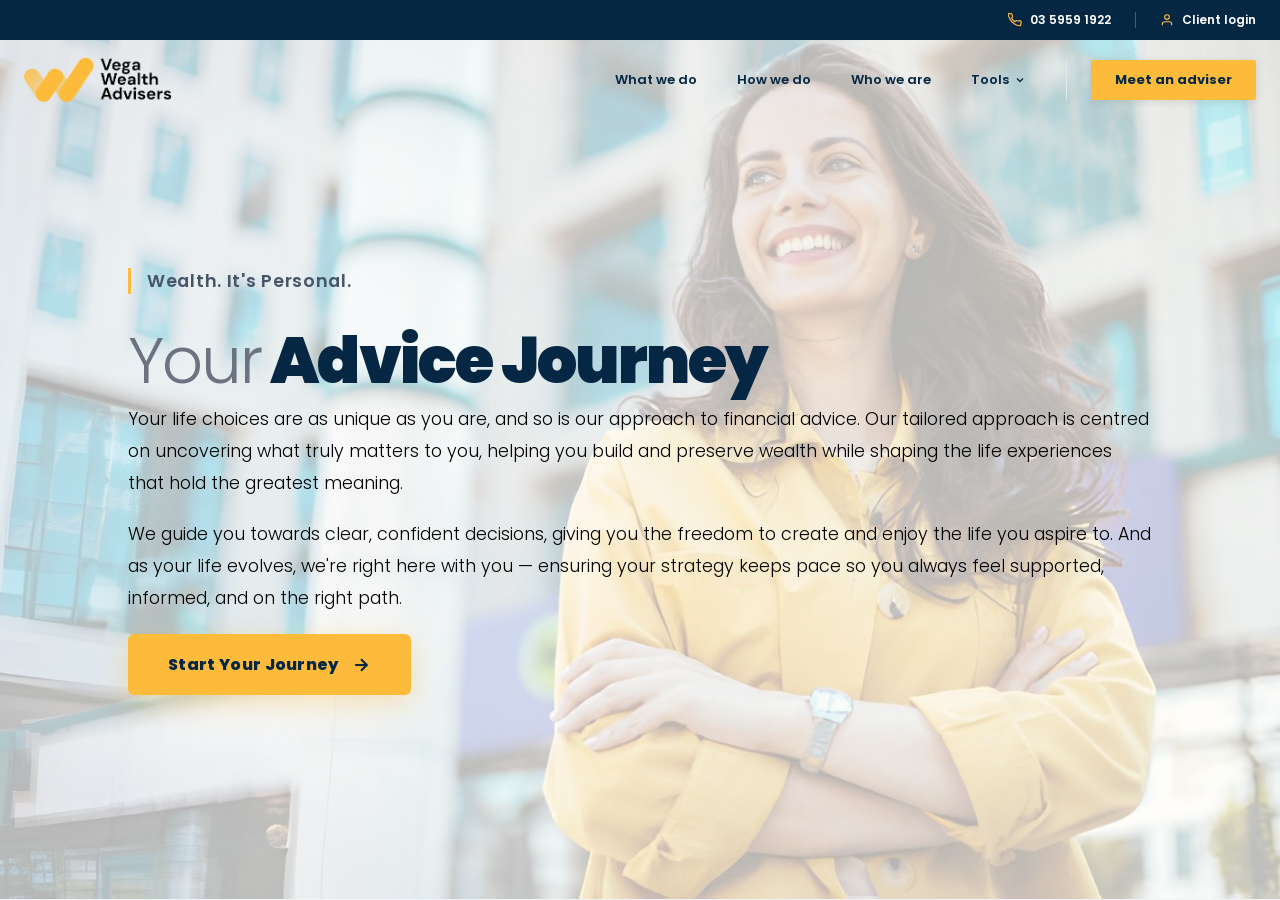
<file: how-we-do.html>
<!DOCTYPE html>
<html lang="en">
<head>
<meta charset="UTF-8"/>
<link rel="icon" type="image/png" href="images/favicon_hq.png"/>
<meta name="viewport" content="width=device-width,initial-scale=1.0"/>
<title>Our Financial Advice Process | How We Work | Vega Wealth</title>
<meta name="description" content="Our tailored advice process — from the first conversation to ongoing partnership. Discover how Vega Wealth guides you to clear, confident financial decisions."/>
<link rel="canonical" href="https://vegawealth.com.au/how-we-do.html"/>
<meta name="robots" content="index, follow"/>
<meta property="og:type" content="website"/>
<meta property="og:site_name" content="Vega Wealth"/>
<meta property="og:title" content="Our Financial Advice Process | How We Work | Vega Wealth"/>
<meta property="og:description" content="Our tailored advice process — from the first conversation to ongoing partnership. Discover how Vega Wealth guides you to clear, confident financial decisions."/>
<meta property="og:url" content="https://vegawealth.com.au/how-we-do.html"/>
<meta property="og:image" content="https://vegawealth.com.au/images/social-card.jpeg"/>
<meta name="twitter:card" content="summary_large_image"/>
<meta name="twitter:title" content="Our Financial Advice Process | How We Work | Vega Wealth"/>
<meta name="twitter:description" content="Our tailored advice process — from the first conversation to ongoing partnership. Discover how Vega Wealth guides you to clear, confident financial decisions."/>
<meta name="twitter:image" content="https://vegawealth.com.au/images/social-card.jpeg"/>
<link rel="preconnect" href="https://fonts.googleapis.com"/>
<link rel="preconnect" href="https://fonts.gstatic.com" crossorigin/>
<link rel="stylesheet" href="shared.css"/>
<link href="https://fonts.googleapis.com/css2?family=Poppins:wght@300;400;500;600;700;900&display=swap" rel="stylesheet" media="print" onload="this.media='all'"/><noscript><link href="https://fonts.googleapis.com/css2?family=Poppins:wght@300;400;500;600;700;900&display=swap" rel="stylesheet"/></noscript>
<style>
*,*::before,*::after{box-sizing:border-box;margin:0;padding:0}
html{scroll-behavior:smooth}
body{font-family:'Poppins',sans-serif;color:#062743;background:#fff;overflow-x:hidden;padding-top:0}
#scroll-container{height:100vh;overflow-y:scroll;scroll-snap-type:y mandatory;scroll-behavior:smooth}
#vw-footer{scroll-snap-align:start}
#cta-section{scroll-snap-align:start;min-height:90vh;display:flex;flex-direction:column;justify-content:center}
::selection{background:#FDBB3B4d;color:#062743}
a{text-decoration:none}
:root{--gold:#FDBB3B;--navy:#062743;--green:#045234}

/* ── NAV (shared) ── */
#vw-topbar{position:fixed;top:0;left:0;right:0;z-index:10000;background:var(--navy);height:40px;display:flex;align-items:center}
#vw-topbar .topbar-inner{max-width:1280px;margin:0 auto;padding:0 24px;display:flex;justify-content:flex-end;align-items:center;gap:24px;width:100%}
#vw-topbar .topbar-phone{display:flex;align-items:center;gap:8px;color:#fff;font-size:12px;font-weight:600;text-decoration:none;transition:color .2s}
#vw-topbar .topbar-phone:hover{color:var(--gold)}
#vw-topbar .topbar-phone svg{width:14px;height:14px;color:var(--gold);flex-shrink:0}
#vw-topbar .topbar-sep{width:1px;height:16px;background:rgba(255,255,255,.25)}
#vw-topbar .topbar-login{display:flex;align-items:center;gap:8px;color:#fff;font-size:12px;font-weight:600;text-decoration:none;cursor:pointer;background:none;border:none;transition:color .2s;padding:0}
#vw-topbar .topbar-login:hover{color:var(--gold)}
#vw-topbar .topbar-login svg{width:14px;height:14px;color:var(--gold);flex-shrink:0}

#vw-nav .vw-nav-inner{max-width:1280px;margin:0 auto;padding:16px 24px;display:flex;justify-content:space-between;align-items:center}
#vw-nav .vw-logo-btn{background:none;border:none;cursor:pointer;padding:0;transition:transform .3s}
#vw-nav .vw-logo-btn:hover{transform:scale(1.05)}
#vw-nav .vw-logo-btn img{height:48px;width:auto}
#vw-desktopnav{display:none;align-items:center;gap:40px}
@media(min-width:1024px){#vw-desktopnav{display:flex}}
.vw-navlink{background:none;border:none;cursor:pointer;color:var(--navy);font-size:13px;font-weight:600;transition:color .3s;padding:4px 0;position:relative}
.vw-navlink:hover,.vw-navlink.active{color:var(--gold)}
.vw-navlink.active::after{content:'';position:absolute;bottom:-4px;left:0;width:100%;height:2px;background:var(--gold)}
.vw-nav-actions{display:flex;gap:16px;padding-left:24px;border-left:1px solid #e2e8f0}
.vw-btn-meet{background:var(--gold);color:var(--navy);padding:10px 24px;border-radius:2px;font-weight:700;font-size:13px;text-decoration:none;transition:all .3s;box-shadow:0 2px 8px rgba(0,0,0,.1);display:inline-block}
.vw-btn-meet:hover{background:var(--navy);color:#fff}
.vw-btn-portal{background:var(--navy);color:#fff;border:none;cursor:pointer;padding:10px 24px;border-radius:2px;font-weight:700;font-size:10px;letter-spacing:.04em;transition:all .3s;box-shadow:0 2px 8px rgba(0,0,0,.1)}
.vw-btn-portal:hover{background:var(--gold);color:var(--navy)}
.vw-hamburger{display:flex;background:none;border:none;cursor:pointer;color:var(--navy);padding:8px}
@media(min-width:1024px){.vw-hamburger{display:none}}
#vw-mobile-menu{display:none;background:#fff;border-top:1px solid #f1f5f9;padding:40px 24px;flex-direction:column;gap:32px;box-shadow:0 20px 40px rgba(0,0,0,.1)}
#vw-mobile-menu.open{display:flex}
#vw-mobile-menu .vw-navlink{text-align:left;font-size:13px}
#vw-mobile-menu .mob-actions{display:flex;flex-direction:column;gap:16px;padding-top:24px;border-top:1px solid #f1f5f9}
#vw-mobile-menu .mob-actions a,#vw-mobile-menu .mob-actions button{display:block;padding:16px;border-radius:2px;font-weight:700;font-size:11px;letter-spacing:.04em;text-align:center;transition:all .3s;width:100%}
#vw-mobile-menu .mob-actions a{background:var(--gold);color:var(--navy);text-decoration:none}
#vw-mobile-menu .mob-actions button{background:var(--navy);color:#fff;border:none;cursor:pointer}

/* ── HERO ── */
#hero::before{content:'';position:absolute;inset:0;background:url('images/how-we-do-financial-advice.jpg') 35% center/cover no-repeat;opacity:.3;z-index:0}
#hero{padding:160px 24px 96px;min-height:100vh;background:#ffffff;position:relative;overflow:hidden;border-bottom:1px solid #f1f5f9;display:flex;align-items:center;scroll-snap-align:start}
#hero .hero-bg{position:absolute;inset:0;z-index:0}
#hero .hero-bg img{display:none}
#hero .hero-bg::after{content:'';position:absolute;inset:0;background:radial-gradient(circle at top right,rgba(253,187,59,.06),transparent)}
#hero .hero-inner{max-width:1024px;width:100%;margin:0 auto;position:relative;z-index:10;display:flex;justify-content:center}
#hero .hero-text{max-width:1024px;width:100%}

#hero .eyebrow{font-size:1.1rem;font-weight:600;letter-spacing:.04em;color:#475569;border-left:3px solid var(--gold);padding-left:16px;margin-bottom:32px}
#hero h1{font-size:clamp(2.2rem,5vw,4rem);font-weight:900;color:var(--navy);line-height:1.1;letter-spacing:-.03em;margin-bottom:8px;white-space:nowrap}
#hero h1 em{color:#6b7280;font-style:normal;font-weight:300}
#hero .lead{font-size:clamp(.95rem,1.8vw,1.1rem);color:#000000;font-weight:300;line-height:1.8;margin-bottom:20px}
.btn-start-journey{display:inline-flex;align-items:center;gap:12px;background:var(--gold);color:var(--navy);padding:18px 40px;border-radius:6px;font-weight:800;font-size:1rem;letter-spacing:.02em;text-decoration:none;transition:all .3s;box-shadow:0 8px 30px rgba(253,187,59,.35)}
.btn-start-journey:hover{background:var(--navy);color:#fff;transform:translateY(-2px)}
.btn-start-journey svg{transition:transform .3s}
.btn-start-journey:hover svg{transform:translateX(4px)}

/* ── ROADMAP NAV ── */
#roadmap-wrap{scroll-snap-align:start;min-height:90vh}
#roadmap-nav{padding:24px 24px 0;background:#fff}
#roadmap-nav .rn-card{max-width:1280px;margin:0 auto;background:#fff;border-radius:24px;box-shadow:0 20px 60px rgba(0,0,0,.05);padding:40px;border:1px solid #f1f5f9}
#roadmap-nav .rn-label{text-align:center;font-size:28px;font-weight:700;letter-spacing:.04em;color:#6b7280;margin-bottom:40px}
#roadmap-nav .rn-steps{display:grid;grid-template-columns:repeat(2,1fr);gap:16px;max-width:500px;margin:0 auto}
.rn-step{display:flex;flex-direction:column;align-items:center;justify-content:center;gap:12px;cursor:pointer;transition:all .3s;border:none;background:#f1f5f9;padding:24px 16px;border-radius:16px;width:100%;position:relative;z-index:1}
.rn-step .step-icon{width:56px;height:56px;border-radius:50%;display:flex;align-items:center;justify-content:center;transition:all .3s;border:2px solid #e2e8f0;background:#fff;color:#6b7280;box-shadow:0 2px 8px rgba(0,0,0,.06);flex-shrink:0}
.rn-step .step-label{font-size:13px;font-weight:700;letter-spacing:.04em;color:#6b7280;transition:color .3s;text-align:center;line-height:1.4}
.rn-step.active{background:#e8f2ed}
.rn-step.active .step-icon{background:var(--green);border-color:var(--green);color:#fff;box-shadow:0 8px 16px rgba(4,82,52,.2)}
.rn-step.active .step-label{color:var(--navy)}
.rn-step:not(.active):hover{background:#e9edf2}
.rn-step:not(.active):hover .step-icon{border-color:var(--gold);color:var(--gold)}
.rn-step:not(.active):hover .step-label{color:var(--navy)}

/* ── STEP DETAIL ── */
#step-detail{padding:32px 24px;background:#fff}
#step-detail .sd-inner{max-width:1280px;margin:0 auto;display:grid;grid-template-columns:1fr;gap:64px;align-items:center;padding:0 100px}
@media(min-width:768px){#step-detail .sd-inner{grid-template-columns:1.2fr 0.8fr}}
#step-detail .sd-text{}
#step-detail h2{font-size:clamp(2rem,4vw,3rem);font-weight:700;color:var(--navy);line-height:1.2;letter-spacing:-.03em;margin-bottom:32px}
#step-detail .sd-body{font-size:1.15rem;color:#475569;line-height:1.8;font-weight:300;margin-bottom:40px}
.sd-next{display:inline-flex;align-items:center;gap:12px;background:none;border:1px solid #e2e8f0;border-radius:99px;padding:12px 24px;cursor:pointer;font-size:.875rem;font-weight:700;color:var(--navy);transition:all .3s}
.sd-next:hover{border-color:var(--navy)}
.sd-next svg{transition:transform .3s}
.sd-next:hover svg{transform:translateX(4px)}
.sd-visual{display:flex;justify-content:flex-end}
.sd-icon-box{position:relative;width:320px;height:320px;max-width:100%}
.sd-icon-box .back-ring{position:absolute;inset:16px;border-radius:48px;background:#f8fafc;border:1px solid #f1f5f9;transform:rotate(3deg)}
.sd-icon-box .front{position:absolute;inset:0;background:#fff;border-radius:48px;box-shadow:0 30px 60px rgba(0,0,0,.08);border:1px solid #f1f5f9;display:flex;align-items:center;justify-content:center}
.sd-icon-box .icon-bg{position:absolute;opacity:.08;color:var(--navy)}
.sd-icon-box .icon-fg{color:var(--green);position:relative;z-index:1}

/* ── ONGOING ── */
#ongoing{padding:96px 24px;background:#f8fafc;border-top:1px solid #e2e8f0;border-bottom:1px solid #e2e8f0;scroll-snap-align:start;min-height:90vh;display:flex;flex-direction:column;justify-content:center}
#ongoing .og-inner{max-width:1280px;margin:0 auto}
#ongoing .og-header{text-align:center;margin-bottom:80px}
#ongoing .og-header h2{font-size:clamp(2rem,4vw,3rem);font-weight:700;color:var(--navy);letter-spacing:-.03em;margin-bottom:16px}
#ongoing .og-divider{width:64px;height:4px;background:var(--gold);margin:0 auto 24px}
#ongoing .og-header p{font-size:1.1rem;color:#6b7280;max-width:640px;margin:0 auto;line-height:1.8}
#ongoing .og-grid{display:grid;grid-template-columns:1fr;gap:32px}
@media(min-width:768px){#ongoing .og-grid{grid-template-columns:repeat(3,1fr)}}
.og-card{background:#fff;padding:40px;border-radius:40px;box-shadow:0 2px 12px rgba(0,0,0,.04);border:1px solid #f1f5f9;transition:all .5s}
.og-card:hover{box-shadow:0 20px 60px rgba(0,0,0,.1);transform:translateY(-8px)}
.og-card:nth-child(1):hover{background:#38b6ff;border-color:#38b6ff}
.og-card:nth-child(2):hover{background:#fda641;border-color:#fda641}
.og-card:nth-child(3):hover{background:#d28de6;border-color:#d28de6}
.og-card:hover h3,.og-card:hover p{color:#000}
.og-card .og-icon{color:var(--green);margin-bottom:24px;transition:transform .3s}
.og-card:hover .og-icon{transform:translateY(-8px)}
.og-card h3{font-size:1.4rem;font-weight:700;color:var(--navy);margin-bottom:16px}
.og-card p{font-size:.925rem;color:#6b7280;line-height:1.75}


/* ── FOOTER ── */
#vw-footer{background:#f8fafc;border-top:1px solid #e2e8f0;padding:80px 0 48px;color:var(--navy)}
#vw-footer .foot-inner{max-width:1280px;margin:0 auto;padding:0 24px}
#vw-footer .foot-grid{display:grid;grid-template-columns:1fr;gap:24px;padding-bottom:64px;border-bottom:1px solid #e2e8f0}
@media(min-width:768px){#vw-footer .foot-grid{grid-template-columns:1fr 1fr}}
@media(min-width:1024px){#vw-footer .foot-grid{grid-template-columns:1.4fr 0.6fr 1fr 1.3fr 0.7fr 1fr}}
#vw-footer .foot-logo{height:64px;width:auto;margin-bottom:24px}
#vw-footer .foot-contact{list-style:none;display:flex;flex-direction:column;gap:16px;margin-bottom:24px;padding:0}
#vw-footer .foot-contact li{display:flex;align-items:flex-start;gap:12px;font-size:.9rem;color:#475569}
#vw-footer .foot-contact li svg{width:20px;height:20px;color:var(--gold);flex-shrink:0;margin-top:2px}
#vw-footer .socials{display:flex;gap:12px}
#vw-footer .socials a{width:40px;height:40px;border-radius:50%;background:#fff;border:1px solid #e2e8f0;display:flex;align-items:center;justify-content:center;transition:background .3s}
#vw-footer .socials a:hover{background:var(--gold)}
#vw-footer .socials a svg{width:16px;height:16px;color:var(--navy)}
#vw-footer h4{font-size:13px;font-weight:600;letter-spacing:.04em;color:var(--gold);padding-bottom:12px;border-bottom:1px solid #f1f5f9;margin-bottom:16px}
#vw-footer ul.foot-list{list-style:none;padding:0;display:flex;flex-direction:column;gap:10px}
#vw-footer ul.foot-list li,#vw-footer ul.foot-list button{font-size:.875rem;color:#475569;font-weight:500;background:none;border:none;cursor:pointer;text-align:left;padding:0;transition:color .3s;line-height:1.6}
#vw-footer ul.foot-list li:hover,#vw-footer ul.foot-list button:hover{color:var(--gold)}
#vw-footer .btn-portal-foot{width:100%;background:var(--navy);color:#fff;border:none;cursor:pointer;padding:12px 24px;border-radius:2px;font-weight:700;font-size:13px;transition:all .3s}
#vw-footer .btn-portal-foot:hover{background:var(--gold);color:var(--navy)}
#vw-footer .foot-bottom{padding-top:48px;display:flex;flex-direction:column;gap:32px}
#vw-footer .foot-legal-row{display:flex;flex-direction:column;gap:16px;font-size:10px;font-weight:700;letter-spacing:.1em;color:#6b7280}
@media(min-width:768px){#vw-footer .foot-legal-row{flex-direction:row;align-items:center;justify-content:space-between}}
#vw-footer .foot-legal-row a{color:#6b7280;text-decoration:underline;text-decoration-color:#e2e8f0;text-underline-offset:4px;transition:color .3s}
#vw-footer .foot-legal-row a:hover{color:var(--gold)}
#vw-footer .foot-policy-links{display:flex;gap:32px;flex-wrap:wrap}
#vw-footer .compliance-box{background:#fff;padding:24px 32px;border-radius:12px;border:1px solid #e2e8f0;display:flex;flex-direction:column;gap:16px}
#vw-footer .comp-abn{font-size:10px;font-weight:700;letter-spacing:.1em;color:#6b7280}
#vw-footer .comp-ack{font-size:10px;color:#6b7280;font-style:normal;border-top:1px solid #f1f5f9;padding-top:16px;line-height:1.6}
/* ── DROPDOWN ── */
.vw-dropdown{position:relative}
.vw-dropdown::after{content:'';position:absolute;top:100%;left:-8px;right:-8px;height:16px}
.vw-dropdown-btn{display:flex!important;align-items:center;gap:5px}
.vw-dropdown-menu{display:none;position:absolute;top:calc(100% + 16px);left:50%;transform:translateX(-50%);background:#fff;border:1px solid #e2e8f0;border-radius:8px;padding:8px;min-width:180px;box-shadow:0 8px 24px rgba(0,0,0,.12);z-index:200;white-space:nowrap}
.vw-dropdown:hover .vw-dropdown-menu{display:block}
.vw-dropdown-menu a{display:block;padding:10px 16px;font-size:10px;font-weight:700;letter-spacing:.04em;color:var(--navy);border-radius:4px;transition:background .2s;text-decoration:none}
.vw-dropdown-menu a:hover{background:var(--gold)}
.vw-dropdown-menu::before{content:'';position:absolute;top:-6px;left:50%;transform:translateX(-50%);border-left:6px solid transparent;border-right:6px solid transparent;border-bottom:6px solid #e2e8f0}
.vw-dropdown-menu::after{content:'';position:absolute;top:-5px;left:50%;transform:translateX(-50%);border-left:6px solid transparent;border-right:6px solid transparent;border-bottom:6px solid #fff}
.mob-quiz-links{display:flex;flex-direction:column;gap:8px;padding-left:16px;border-left:2px solid var(--gold)}
.mob-quiz-links a{font-size:10px;font-weight:700;letter-spacing:.04em;color:#475569;text-decoration:none;transition:color .2s}
.mob-quiz-links a:hover{color:var(--gold)}

/* ══════════════════════════════════════
   MOBILE OPTIMISATION  360px – 430px
══════════════════════════════════════ */
@media(max-width:430px){
  body{padding-top:0}
  #scroll-container{height:100svh;scroll-snap-type:none;overflow-y:auto}
  #hero,#roadmap-wrap,#ongoing,#cta-section,#vw-footer{scroll-snap-align:none}
  #vw-topbar{height:36px}
  #vw-nav{top:36px;background:transparent!important;border-bottom-color:transparent!important;box-shadow:none!important;backdrop-filter:none!important;transition:background .35s,border-color .35s,box-shadow .35s}
  #vw-nav.nav-scrolled{background:rgba(255,255,255,.97)!important;border-bottom-color:#f1f5f9!important;box-shadow:0 1px 8px rgba(0,0,0,.06)!important;backdrop-filter:blur(12px)!important}
  .vw-hamburger{color:#fff}
  #vw-nav.nav-scrolled .vw-hamburger{color:var(--navy)}
  #vw-nav .vw-nav-inner{padding:12px 16px}
  .vw-logo-btn img{height:40px}

  /* Hero — full bleed image, content anchored to bottom */
  #hero{
    padding:0;
    min-height:100svh;
    flex-direction:column;
    justify-content:flex-end;
    align-items:stretch;
    background:#062743;
    display:flex;
  }
  #hero::before{opacity:1;background-position:35% center}
  #hero::after{
    content:'';
    position:absolute;
    inset:0;
    background:linear-gradient(to bottom, rgba(6,39,67,.3) 0%, rgba(6,39,67,.05) 25%, rgba(6,39,67,.75) 65%, rgba(6,39,67,.95) 100%);
    z-index:1;
  }
  #hero .hero-inner{
    position:relative;
    z-index:10;
    width:100%;
    max-width:100%;
    margin:0;
    padding:0 20px 40px;
    text-align:left;
  }
  #hero .eyebrow{font-size:.78rem;margin-bottom:14px;color:rgba(255,255,255,.75);border-left-color:var(--gold)}
  #hero h1{font-size:clamp(1.9rem,7.5vw,2.6rem);color:#fff;text-align:left;white-space:normal}
  #hero h1 em{color:rgba(255,255,255,.7)}
  #hero .lead{font-size:.875rem;line-height:1.65;color:rgba(255,255,255,.8);margin-bottom:12px}
  .btn-start-journey{padding:14px 28px;font-size:.875rem;width:100%;justify-content:center;display:flex}

  /* Roadmap nav */
  #roadmap-nav{padding:24px 16px 0}
  #roadmap-nav .rn-card{padding:0;border-radius:0;box-shadow:none;border:none;background:transparent}
  #roadmap-nav .rn-label{font-size:20px;margin-bottom:0;text-align:center;color:var(--navy);font-weight:700;letter-spacing:normal}
  #roadmap-nav .rn-label::after{content:'';display:block;width:64px;height:4px;background:var(--gold);margin:16px auto 28px;border-radius:2px}
  #roadmap-nav .rn-steps{display:grid;grid-template-columns:1fr 1fr;gap:24px 16px;justify-items:center}
  #roadmap-nav .rn-steps .rn-step:last-child:nth-child(odd){grid-column:1 / -1}
  .rn-step .step-icon{width:44px;height:44px}
  .rn-step .step-label{font-size:11px}

  /* Step detail */
  #step-detail{padding:32px 16px}
  #step-detail .sd-inner{padding:0;gap:32px}
  #step-detail h2{font-size:clamp(1.6rem,6vw,2.2rem)}
  #step-detail .sd-body{font-size:.95rem}
  .sd-icon-box{width:200px;height:200px}

  /* Ongoing */
  #ongoing{padding:60px 16px;min-height:auto}
  #ongoing .og-header{margin-bottom:48px}
  #ongoing .og-header h2{font-size:clamp(1.6rem,6vw,2.2rem)}
  .og-card{padding:28px 24px;border-radius:28px}
  .og-card h3{font-size:1.2rem}
}

/* ══════════════════════════════════════
   DESKTOP OPTIMISATION  1440px+
══════════════════════════════════════ */
@media(min-width:1440px){
  #step-detail .sd-inner{max-width:1400px;padding:0 140px}
  #step-detail h2{font-size:clamp(2.4rem,3.5vw,3.5rem)}
  .sd-icon-box{width:380px;height:380px}
  #ongoing{padding:120px 24px}
  #ongoing .og-inner{max-width:1400px}
  .og-card{padding:56px}
  #roadmap-nav .rn-card{max-width:1400px}
}
@media(min-width:1728px){
  #step-detail .sd-inner{max-width:1600px;padding:0 160px}
  #ongoing .og-inner{max-width:1600px}
}
</style>
<script type="application/ld+json">
{
  "@context": "https://schema.org",
  "@type": "HowTo",
  "name": "How Vega Wealth's Financial Advice Process Works",
  "description": "Our tailored advice process — from the first conversation to ongoing partnership, guiding you to clear, confident financial decisions.",
  "url": "https://vegawealth.com.au/how-we-do",
  "provider": {
    "@type": "FinancialService",
    "name": "Vega Wealth",
    "url": "https://vegawealth.com.au"
  },
  "step": [
    {"@type":"HowToStep","position":1,"name":"Intro Call","text":"A free 15-minute call to understand your goals and see if we're a good fit."},
    {"@type":"HowToStep","position":2,"name":"Strategy Consultation","text":"A deep-dive into your current position, goals, and the strategies we recommend."},
    {"@type":"HowToStep","position":3,"name":"Advice Blueprint","text":"We prepare your personalised Statement of Advice outlining our recommendations."},
    {"@type":"HowToStep","position":4,"name":"Engagement Meeting","text":"We walk through your advice blueprint, answer questions, and agree on next steps."},
    {"@type":"HowToStep","position":5,"name":"Implement Your Advice","text":"We coordinate and execute the agreed strategies on your behalf."},
    {"@type":"HowToStep","position":6,"name":"Ongoing Partnership","text":"Regular check-ins, portfolio reviews, and annual strategy meetings to keep you on track."}
  ]
}
</script>
</head>
<body>

<!-- TOPBAR -->
<div id="vw-topbar">
  <div class="topbar-inner">
    <a href="tel:0359591922" class="topbar-phone">
      <svg fill="none" stroke="currentColor" stroke-width="2" viewBox="0 0 24 24"><path d="M22 16.92v3a2 2 0 01-2.18 2 19.79 19.79 0 01-8.63-3.07A19.5 19.5 0 013.07 9.81a19.79 19.79 0 01-3.07-8.68A2 2 0 012 1h3a2 2 0 012 1.72c.127.96.361 1.903.7 2.81a2 2 0 01-.45 2.11L6.09 8.91a16 16 0 006 6l1.27-1.27a2 2 0 012.11-.45c.907.339 1.85.573 2.81.7A2 2 0 0122 16.92z"/></svg>
      03 5959 1922
    </a>
    <div class="topbar-sep"></div>
    <button class="topbar-login" onclick="window.location.href='client-portal'">
      <svg fill="none" stroke="currentColor" stroke-width="2" viewBox="0 0 24 24"><path d="M20 21v-2a4 4 0 00-4-4H8a4 4 0 00-4 4v2"/><circle cx="12" cy="7" r="4"/></svg>
      Client login
    </button>
  </div>
</div>

<!-- NAV -->
<nav id="vw-nav">
  <div class="vw-nav-inner">
    <button class="vw-logo-btn" onclick="window.location.href='/'" aria-label="Vega Wealth Home">
      <img src="images/vegawealth_logo_lq.png" alt="Vega Wealth" width="150" height="48"/>
    </button>
    <div id="vw-desktopnav">
      <button class="vw-navlink" onclick="window.location.href='what-we-do'">What we do</button>
      <button class="vw-navlink" onclick="window.location.href='how-we-do'">How we do</button>
      <button class="vw-navlink" onclick="window.location.href='who-we-are'">Who we are</button>
      <div class="vw-dropdown">
        <button class="vw-navlink vw-dropdown-btn">Tools <svg width="12" height="12" fill="none" stroke="currentColor" stroke-width="2.5" viewBox="0 0 24 24"><polyline points="6 9 12 15 18 9"/></svg></button>
        <div class="vw-dropdown-menu">
          <a href="https://score.vegawealth.com.au/passive-income" target="_blank" rel="noopener">Wealth quiz &#8599;</a>
          <a href="https://score.vegawealth.com.au/personal-insurance" target="_blank" rel="noopener">Insurance quiz &#8599;</a>
        </div>
      </div>
      <div class="vw-nav-actions">
        <a href="consult" class="vw-btn-meet">Meet an adviser</a>
      </div>
    </div>
    <button class="vw-hamburger" id="vw-hamburgerBtn" onclick="vwToggleMenu()" aria-label="Menu">
      <svg id="vw-iconMenu" width="24" height="24" fill="none" stroke="currentColor" stroke-width="2" viewBox="0 0 24 24"><line x1="3" y1="12" x2="21" y2="12"/><line x1="3" y1="6" x2="21" y2="6"/><line x1="3" y1="18" x2="21" y2="18"/></svg>
      <svg id="vw-iconClose" width="24" height="24" fill="none" stroke="currentColor" stroke-width="2" viewBox="0 0 24 24" style="display:none"><line x1="18" y1="6" x2="6" y2="18"/><line x1="6" y1="6" x2="18" y2="18"/></svg>
    </button>
  </div>
  <div id="vw-mobile-menu">
    <button class="vw-navlink" onclick="window.location.href='what-we-do'">What we do</button>
    <button class="vw-navlink" onclick="window.location.href='how-we-do'">How we do</button>
    <button class="vw-navlink" onclick="window.location.href='who-we-are'">Who we are</button>
    <div>
      <button class="vw-navlink">Tools</button>
      <div class="mob-quiz-links">
        <a href="https://score.vegawealth.com.au/passive-income" target="_blank" rel="noopener">Wealth quiz &#8599;</a>
        <a href="https://score.vegawealth.com.au/personal-insurance" target="_blank" rel="noopener">Insurance quiz &#8599;</a>
      </div>
    </div>
    <div class="mob-actions">
      <a href="consult">Meet an adviser</a>
      <button onclick="window.location.href='client-portal'">Client login</button>
    </div>
  </div>
</nav>

<div id="scroll-container">
<main>
<!-- HERO -->
<section id="hero">
  <div class="hero-bg">
    <img src="images/how-we-do-financial-advice.jpg" alt="Vega Wealth financial advice process journey" loading="lazy" width="1200" height="800"/>
  </div>
  <div class="hero-inner">
    <div class="hero-text">
      <p class="eyebrow">Wealth. It's Personal.</p>
      <h1><em>Your</em> Advice Journey</h1>
      <p class="lead">
        Your life choices are as unique as you are, and so is our approach to financial advice. Our tailored approach is centred on uncovering what truly matters to you, helping you build and preserve wealth while shaping the life experiences that hold the greatest meaning.
      </p>
      <p class="lead">
        We guide you towards clear, confident decisions, giving you the freedom to create and enjoy the life you aspire to. And as your life evolves, we're right here with you — ensuring your strategy keeps pace so you always feel supported, informed, and on the right path.
      </p>
      <a href="consult" class="btn-start-journey">
        Start Your Journey
        <svg width="20" height="20" fill="none" stroke="currentColor" stroke-width="2.5" viewBox="0 0 24 24"><line x1="5" y1="12" x2="19" y2="12"/><polyline points="12 5 19 12 12 19"/></svg>
      </a>
    </div>
  </div>
</section>

<!-- ROADMAP (nav + detail as one snap section) -->
<div id="roadmap-wrap">
<section id="roadmap-nav">
  <div class="rn-card">
    <p class="rn-label">Our Advice Roadmap</p>
    <div class="rn-steps" id="roadmapSteps">

      <button class="rn-step active" data-idx="0" onclick="setStep(0)">
        <div class="step-icon">
          <svg width="24" height="24" fill="none" stroke="currentColor" stroke-width="2" viewBox="0 0 24 24"><path d="M22 16.92v3a2 2 0 01-2.18 2 19.79 19.79 0 01-8.63-3.07A19.5 19.5 0 013.07 9.81a19.79 19.79 0 01-3.07-8.68A2 2 0 012 1h3a2 2 0 012 1.72c.127.96.361 1.903.7 2.81a2 2 0 01-.45 2.11L6.09 8.91a16 16 0 006 6l1.27-1.27a2 2 0 012.11-.45c.907.339 1.85.573 2.81.7A2 2 0 0122 16.92z"/></svg>
        </div>
        <span class="step-label">Intro Call</span>
      </button>

      <button class="rn-step" data-idx="1" onclick="setStep(1)">
        <div class="step-icon">
          <svg width="24" height="24" fill="none" stroke="currentColor" stroke-width="2" viewBox="0 0 24 24"><path d="M17 21v-2a4 4 0 00-4-4H5a4 4 0 00-4 4v2"/><circle cx="9" cy="7" r="4"/><path d="M23 21v-2a4 4 0 00-3-3.87"/><path d="M16 3.13a4 4 0 010 7.75"/></svg>
        </div>
        <span class="step-label">Engagement Meeting</span>
      </button>

      <button class="rn-step" data-idx="2" onclick="setStep(2)">
        <div class="step-icon">
          <svg width="24" height="24" fill="none" stroke="currentColor" stroke-width="2" viewBox="0 0 24 24"><polyline points="22 7 13.5 15.5 8.5 10.5 2 17"/><polyline points="16 7 22 7 22 13"/></svg>
        </div>
        <span class="step-label">Strategy Consultation</span>
      </button>

      <button class="rn-step" data-idx="3" onclick="setStep(3)">
        <div class="step-icon">
          <svg width="24" height="24" fill="none" stroke="currentColor" stroke-width="2" viewBox="0 0 24 24"><path d="M14 2H6a2 2 0 00-2 2v16a2 2 0 002 2h12a2 2 0 002-2V8z"/><polyline points="14 2 14 8 20 8"/><line x1="16" y1="13" x2="8" y2="13"/><line x1="16" y1="17" x2="8" y2="17"/></svg>
        </div>
        <span class="step-label">Advice Blueprint</span>
      </button>

      <button class="rn-step" data-idx="4" onclick="setStep(4)">
        <div class="step-icon">
          <svg width="24" height="24" fill="none" stroke="currentColor" stroke-width="2" viewBox="0 0 24 24"><polyline points="20 6 9 17 4 12"/></svg>
        </div>
        <span class="step-label">Implement your Advice</span>
      </button>

      <button class="rn-step" data-idx="5" onclick="setStep(5)">
        <div class="step-icon">
          <svg width="24" height="24" fill="none" stroke="currentColor" stroke-width="2" viewBox="0 0 24 24"><path d="M23 4v6h-6"/><path d="M1 20v-6h6"/><path d="M3.51 9a9 9 0 0114.85-3.36L23 10M1 14l4.64 4.36A9 9 0 0020.49 15"/></svg>
        </div>
        <span class="step-label">Ongoing Partnership</span>
      </button>

    </div>
  </div>
</section>

<!-- STEP DETAIL -->
<section id="step-detail">
  <div class="sd-inner">
    <div class="sd-text">
      <h2 id="sd-title">Intro Call</h2>
      <p class="sd-body" id="sd-body">Your journey begins with a simple 15-minute conversation. We'll explore what matters most to you, including your goals, your priorities, and the areas you'd like to focus on. We'll also introduce you to Vega Wealth and walk you through our advice process, so you feel comfortable, informed, and confident from the very start.</p>
      <button class="sd-next" onclick="nextStep()">
        <span id="sd-next-label">Discover Next Phase</span>
        <svg width="20" height="20" fill="none" stroke="currentColor" stroke-width="2" viewBox="0 0 24 24"><line x1="5" y1="12" x2="19" y2="12"/><polyline points="12 5 19 12 12 19"/></svg>
      </button>
    </div>
    <div class="sd-visual">
      <div class="sd-img-wrap">
        <img id="sd-step-img" src="" alt="" loading="lazy" style="width:100%;height:420px;object-fit:cover;border-radius:24px;box-shadow:0 30px 60px rgba(0,0,0,.15)"/>
      </div>
    </div>
  </div>
</section>
</div><!-- end #roadmap-wrap -->

<!-- ONGOING PARTNERSHIP -->
<section id="ongoing">
  <div class="og-inner">
    <div class="og-header">
      <h2>Ongoing Partnership</h2>
      <div class="og-divider"></div>
    </div>
    <div class="og-grid">

      <div class="og-card">
        <div class="og-icon">
          <svg width="44" height="44" fill="none" stroke="currentColor" stroke-width="1.5" viewBox="0 0 24 24"><rect x="3" y="4" width="18" height="18" rx="2"/><line x1="16" y1="2" x2="16" y2="6"/><line x1="8" y1="2" x2="8" y2="6"/><line x1="3" y1="10" x2="21" y2="10"/></svg>
        </div>
        <h3>90 Day Check-in</h3>
        <p>The first 90 days are an important milestone. We check in to make sure everything is progressing as planned, walk you through progress to date, and address anything on your mind. It's our way of making sure you feel informed, supported, and confident as you settle into the early stages of your journey.</p>
      </div>

      <div class="og-card">
        <div class="og-icon">
          <svg width="44" height="44" fill="none" stroke="currentColor" stroke-width="1.5" viewBox="0 0 24 24"><polyline points="22 7 13.5 15.5 8.5 10.5 2 17"/><polyline points="16 7 22 7 22 13"/></svg>
        </div>
        <h3>Mid-Year Portfolio Review</h3>
        <p>Your mid-year review is a dedicated opportunity to look at how your portfolio is performing. Through proactive monitoring and careful evaluation, we ensure your investments remain aligned with your goals, preferences, and risk tolerance — so you can stay confident, informed, and on track toward the future you want.</p>
      </div>

      <div class="og-card">
        <div class="og-icon">
          <svg width="44" height="44" fill="none" stroke="currentColor" stroke-width="1.5" viewBox="0 0 24 24"><path d="M12 22s8-4 8-10V5l-8-3-8 3v7c0 6 8 10 8 10z"/></svg>
        </div>
        <h3>Annual Strategy Meeting</h3>
        <p>Your annual strategy meeting is our most comprehensive review of the year. We revisit your goals, celebrate your progress, and explore what's possible in the year ahead. Life doesn't always follow the plan, and when it takes an unexpected turn, we're right here to adjust your strategy so it continues to reflect your ideal life and grows with you.</p>
      </div>

    </div>
  </div>
</section>


<section id="cta-section">
  <div class="cta-wrap">
    <div class="cta-card">
      <div class="cta-bg">
        <img src="images/call-to-action.jpg" alt="Consultation" loading="lazy" width="1280" height="720"/>
      </div>
      <div class="cta-content">
        <h2>Let's connect!</h2>
        <div class="cta-divider"></div>
        <p>
          During our 15-minute call, we'll explore what matters most to you,<br/>your personal and financial goals, and how Vega Wealth can help you get there.
        </p>
        <p>We're looking forward to connecting. Choose a time that works best for you!</p>
        <a href="consult" class="cta-btn">
          <svg width="24" height="24" fill="none" stroke="currentColor" stroke-width="2" viewBox="0 0 24 24"><rect x="3" y="4" width="18" height="18" rx="2"/><line x1="16" y1="2" x2="16" y2="6"/><line x1="8" y1="2" x2="8" y2="6"/><line x1="3" y1="10" x2="21" y2="10"/></svg>
          Book a chat
        </a>
      </div>
    </div>
  </div>
</section>

</main>
<!-- ══ FOOTER ══ -->
<footer id="vw-footer">
  <div class="foot-inner">
    <div class="foot-grid">
      <div>
        <a href="/"><img src="images/vegawealth_logo_lq.png" alt="Vega Wealth" class="foot-logo" width="150" height="48"/></a>
        <p style="font-size:13px;font-weight:600;letter-spacing:.04em;color:var(--gold);margin-bottom:8px">Connect with us</p>
        <div style="display:flex;align-items:center;gap:12px;font-size:.9rem;color:#475569;margin-bottom:16px">
          <svg width="20" height="20" fill="none" stroke="currentColor" stroke-width="2" viewBox="0 0 24 24" style="color:var(--gold);flex-shrink:0"><path d="M22 16.92v3a2 2 0 01-2.18 2 19.79 19.79 0 01-8.63-3.07A19.5 19.5 0 013.07 9.81a19.79 19.79 0 01-3.07-8.68A2 2 0 012 1h3a2 2 0 012 1.72c.127.96.361 1.903.7 2.81a2 2 0 01-.45 2.11L6.09 8.91a16 16 0 006 6l1.27-1.27a2 2 0 012.11-.45c.907.339 1.85.573 2.81.7A2 2 0 0122 16.92z"/></svg>
          03 5959 1922
        </div>
        <ul class="foot-contact">
          <li><svg fill="none" stroke="currentColor" stroke-width="2" viewBox="0 0 24 24"><path d="M4 4h16c1.1 0 2 .9 2 2v12c0 1.1-.9 2-2 2H4c-1.1 0-2-.9-2-2V6c0-1.1.9-2 2-2z"/><polyline points="22,6 12,13 2,6"/></svg>hello@vegawealth.com.au</li>
          <li><svg fill="none" stroke="currentColor" stroke-width="2" viewBox="0 0 24 24"><path d="M21 10c0 7-9 13-9 13s-9-6-9-13a9 9 0 0118 0z"/><circle cx="12" cy="10" r="3"/></svg>Suite 10, 1 Main Street,<br/>Box Hill, VIC 3128</li>
        </ul>
      </div>
      <div>
        <h4>Menu</h4>
        <ul class="foot-list">
          <li><button onclick="window.location.href='/'">Home</button></li>
          <li><button onclick="window.location.href='what-we-do'">What we do</button></li>
          <li><button onclick="window.location.href='how-we-do'">How we do</button></li>
          <li><button onclick="window.location.href='who-we-are'">Who we are</button></li>
          <li><button onclick="window.location.href='/#discovery'">Tools</button></li>
          <li><button onclick="window.location.href='client-portal'">Client Portal</button></li>
        </ul>
      </div>
      <div>
        <h4>Our clients</h4>
        <ul class="foot-list">
          <li><button onclick="window.location.href='/#wealth'">Young professionals</button></li>
          <li><button onclick="window.location.href='/#wealth'">Small business owners</button></li>
          <li><button onclick="window.location.href='/#wealth'">Planning to retire</button></li>
        </ul>
      </div>
      <div>
        <h4>Services</h4>
        <ul class="foot-list">
          <li><button onclick="window.location.href='what-we-do#money-management'">Money Management</button></li>
          <li><button onclick="window.location.href='what-we-do#strategy-and-financial-modelling'">Strategy &amp; Financial Modelling</button></li>
          <li><button onclick="window.location.href='what-we-do#retirement-planning'">Retirement Planning</button></li>
          <li><button onclick="window.location.href='what-we-do#investment-management'">Investment Management</button></li>
          <li><button onclick="window.location.href='what-we-do#investment-structures'">Investment Structures</button></li>
          <li><button onclick="window.location.href='what-we-do#tax-planning'">Tax Planning</button></li>
          <li><button onclick="window.location.href='what-we-do#superannuation'">Superannuation</button></li>
          <li><button onclick="window.location.href='what-we-do#planning-for-your-children'">Planning for Your Children</button></li>
          <li><button onclick="window.location.href='what-we-do#personal-insurance'">Personal Insurance</button></li>
          <li><button onclick="window.location.href='what-we-do#estate-planning'">Estate Planning</button></li>
        </ul>
      </div>
      <div>
        <h4>Tools</h4>
        <ul class="foot-list">
          <li><button onclick="window.open('https://score.vegawealth.com.au/passive-income/','_blank')">Wealth quiz &#8599;</button></li>
          <li><button onclick="window.open('https://score.vegawealth.com.au/personal-insurance/','_blank')">Insurance quiz &#8599;</button></li>
        </ul>
      </div>
      <div>
        <h4>Client portal</h4>
        <button class="btn-portal-foot" onclick="window.location.href='client-portal'">Client Login</button>
      </div>
    </div>
    <div class="foot-bottom">
      <div class="foot-legal-row">
        <p>&copy; 2026 Vega Wealth Advisers. All Rights Reserved.</p>
        <div class="foot-policy-links">
          <a href="privacy-policy">Privacy Policy</a>
          <a href="complaints">Complaints</a>
          <a href="website-disclosure-information">Website Disclosure Information</a>
        </div>
      </div>
      <div class="compliance-box">
        <div class="comp-abn">Advice Evolution Pty Ltd &nbsp;|&nbsp; AFSL: 342880 &nbsp;|&nbsp; ABN: 66 137 858 023 &nbsp;|&nbsp; CAR: 001320118</div>
        <div class="comp-ack">Vega Wealth Advisers acknowledges the Traditional Owners and Custodians of the lands on which we meet, live and work. We pay our respects to the people, the cultures and the Elders past and present.</div>
      </div>
    </div>
  </div>
</footer>
</div><!-- end #scroll-container -->

<script>
// ── STEPS DATA ───────────────────────────────────────────
const STEPS = [
  {
    title: "Intro Call",
    phase: "Phase 01",
    body: "Your journey begins with a simple 15-minute conversation. We'll explore what matters most to you, including your goals, your priorities, and the areas you'd like to focus on. We'll also introduce you to Vega Wealth and walk you through our advice process, so you feel comfortable, informed, and confident from the very start.",
    icon: '<svg width="24" height="24" fill="none" stroke="currentColor" stroke-width="2" viewBox="0 0 24 24"><path d="M22 16.92v3a2 2 0 01-2.18 2 19.79 19.79 0 01-8.63-3.07A19.5 19.5 0 013.07 9.81a19.79 19.79 0 01-3.07-8.68A2 2 0 012 1h3a2 2 0 012 1.72c.127.96.361 1.903.7 2.81a2 2 0 01-.45 2.11L6.09 8.91a16 16 0 006 6l1.27-1.27a2 2 0 012.11-.45c.907.339 1.85.573 2.81.7A2 2 0 0122 16.92z"/></svg>',
    image: "images/intro-call.jpg"
  },
  {
    title: "Engagement Meeting",
    phase: "Phase 02",
    body: "This is where we get to know you. We take the time to understand your story, your unique circumstances, and the aspirations that drive you. By exploring what you want to achieve and what truly matters to you, we build a clear picture of your world — so we can begin crafting a strategy that's genuinely tailored to your life.",
    icon: '<svg width="24" height="24" fill="none" stroke="currentColor" stroke-width="2" viewBox="0 0 24 24"><path d="M17 21v-2a4 4 0 00-4-4H5a4 4 0 00-4 4v2"/><circle cx="9" cy="7" r="4"/><path d="M23 21v-2a4 4 0 00-3-3.87"/><path d="M16 3.13a4 4 0 010 7.75"/></svg>',
    image: "images/engagement-meeting.jpg"
  },
  {
    title: "Strategy Consultation",
    phase: "Phase 03",
    body: "This is where insight meets action. Together, we take a close look at your life and finances to uncover what truly matters and map out practical steps to help you create your ideal life. Through financial modelling, we explore realistic pathways and outcomes, addressing red flags and strategic trade\u2011offs to ensure your strategy stays focused on the goals that matter most.",
    icon: '<svg width="24" height="24" fill="none" stroke="currentColor" stroke-width="2" viewBox="0 0 24 24"><polyline points="22 7 13.5 15.5 8.5 10.5 2 17"/><polyline points="16 7 22 7 22 13"/></svg>',
    image: "images/strategy-consultation.jpg"
  },
  {
    title: "Advice Blueprint",
    phase: "Phase 04",
    body: "This is where everything comes together. We present your personalised Advice Blueprint, a comprehensive roadmap tailored to your life, goals, and what matters most to you. We walk you through each recommendation clearly and transparently, so you feel fully informed and confident in every decision you make.",
    icon: '<svg width="24" height="24" fill="none" stroke="currentColor" stroke-width="2" viewBox="0 0 24 24"><path d="M14 2H6a2 2 0 00-2 2v16a2 2 0 002 2h12a2 2 0 002-2V8z"/><polyline points="14 2 14 8 20 8"/><line x1="16" y1="13" x2="8" y2="13"/><line x1="16" y1="17" x2="8" y2="17"/></svg>',
    image: "images/advice-blueprint.jpg"
  },
  {
    title: "Implement your Advice",
    phase: "Phase 05",
    body: "Your plan is ready, and now it's time to bring it to life. Once you're ready to move forward, we take care of every detail, ensuring everything is put in place smoothly and efficiently. From here, your wealth is working for you, and we're right here to make sure it stays that way.",
    icon: '<svg width="24" height="24" fill="none" stroke="currentColor" stroke-width="2" viewBox="0 0 24 24"><polyline points="20 6 9 17 4 12"/></svg>',
    image: "images/implement-your-advice.jpg"
  },
  {
    title: "Ongoing Partnership",
    phase: "Phase 06",
    body: "Your plan doesn't stop once it's in place — it grows and evolves with you. Through regular 90-day check-ins, mid-year portfolio reviews, and annual strategy meetings, we proactively monitor your progress and adapt your advice as your life changes. We're not just your adviser for today; we're your long-term partner, committed to keeping you on track for every milestone ahead.",
    icon: '<svg width="24" height="24" fill="none" stroke="currentColor" stroke-width="2" viewBox="0 0 24 24"><path d="M23 4v6h-6"/><path d="M1 20v-6h6"/><path d="M3.51 9a9 9 0 0114.85-3.36L23 10M1 14l4.64 4.36A9 9 0 0020.49 15"/></svg>',
    image: "images/call-to-action.jpg"
  }
];

let currentStep = 0;

function setStep(idx) {
  currentStep = idx;
  const s = STEPS[idx];
  document.getElementById('sd-title').textContent = s.title;
  document.getElementById('sd-body').textContent = s.body;
  document.getElementById('sd-step-img').src = s.image;
  document.querySelectorAll('.rn-step').forEach((btn, i) => {
    btn.classList.toggle('active', i === idx);
  });
  const isLast = idx === STEPS.length - 1;
  document.getElementById('sd-next-label').textContent = isLast ? 'Book a Consult' : STEPS[idx + 1].title;
}

function nextStep() {
  if(currentStep === STEPS.length - 1){
    document.getElementById('cta-section').scrollIntoView({behavior:'smooth',block:'start'});
  } else {
    setStep(currentStep + 1);
    document.getElementById('step-detail').scrollIntoView({behavior:'smooth',block:'center'});
  }
}

// Mobile menu
function vwToggleMenu() {
  const m = document.getElementById('vw-mobile-menu');
  const open = m.classList.toggle('open');
  document.getElementById('vw-iconMenu').style.display = open ? 'none' : 'block';
  document.getElementById('vw-iconClose').style.display = open ? 'block' : 'none';
}

// Init
setStep(0);

// Auto-slide every 5 seconds
let autoSlide = setInterval(function(){
  const next = (currentStep + 1) % STEPS.length;
  setStep(next);
}, 5000);

// Reset timer on manual click
document.querySelectorAll('.rn-step').forEach(function(btn){
  btn.addEventListener('click', function(){
    clearInterval(autoSlide);
    autoSlide = setInterval(function(){
      const next = (currentStep + 1) % STEPS.length;
      setStep(next);
    }, 5000);
  });
});
const _sc=document.getElementById('scroll-container');
_sc.addEventListener('scroll',function(){
  document.getElementById('back-to-top').classList.toggle('visible',_sc.scrollTop>300);
  var st=_sc.scrollTop;
  var sections=_snapSections();
  var base=sections[0].offsetTop;
  var atSnap=sections.some(function(s){return Math.abs((s.offsetTop-base)-st)<60;});
  document.getElementById('vw-nav').classList.toggle('nav-scrolled',!atSnap);
});
document.getElementById('back-to-top').addEventListener('click',function(){_sc.scrollTo({top:0,behavior:'smooth'});});
function _snapSections(){return Array.from(_sc.querySelectorAll('#hero,#roadmap-wrap,#ongoing,#cta-section,#vw-footer'));}
window.addEventListener('keydown',function(e){
  if(e.key!=='ArrowDown'&&e.key!=='ArrowUp'&&e.key!=='PageDown'&&e.key!=='PageUp')return;
  e.preventDefault();
  var sections=_snapSections();
  var st=_sc.scrollTop;
  if(e.key==='ArrowDown'||e.key==='PageDown'){
    for(var i=0;i<sections.length;i++){if(sections[i].offsetTop>st+10){_sc.scrollTo({top:sections[i].offsetTop,behavior:'smooth'});return;}}
  } else {
    for(var i=sections.length-1;i>=0;i--){if(sections[i].offsetTop<st-10){_sc.scrollTo({top:sections[i].offsetTop,behavior:'smooth'});return;}}
  }
});
</script>
<button id="back-to-top" aria-label="Back to top">
  <svg fill="none" stroke="currentColor" stroke-width="2.5" viewBox="0 0 24 24" width="20" height="20"><polyline points="18 15 12 9 6 15"/></svg>
</button>
</body>
</html>
</file>
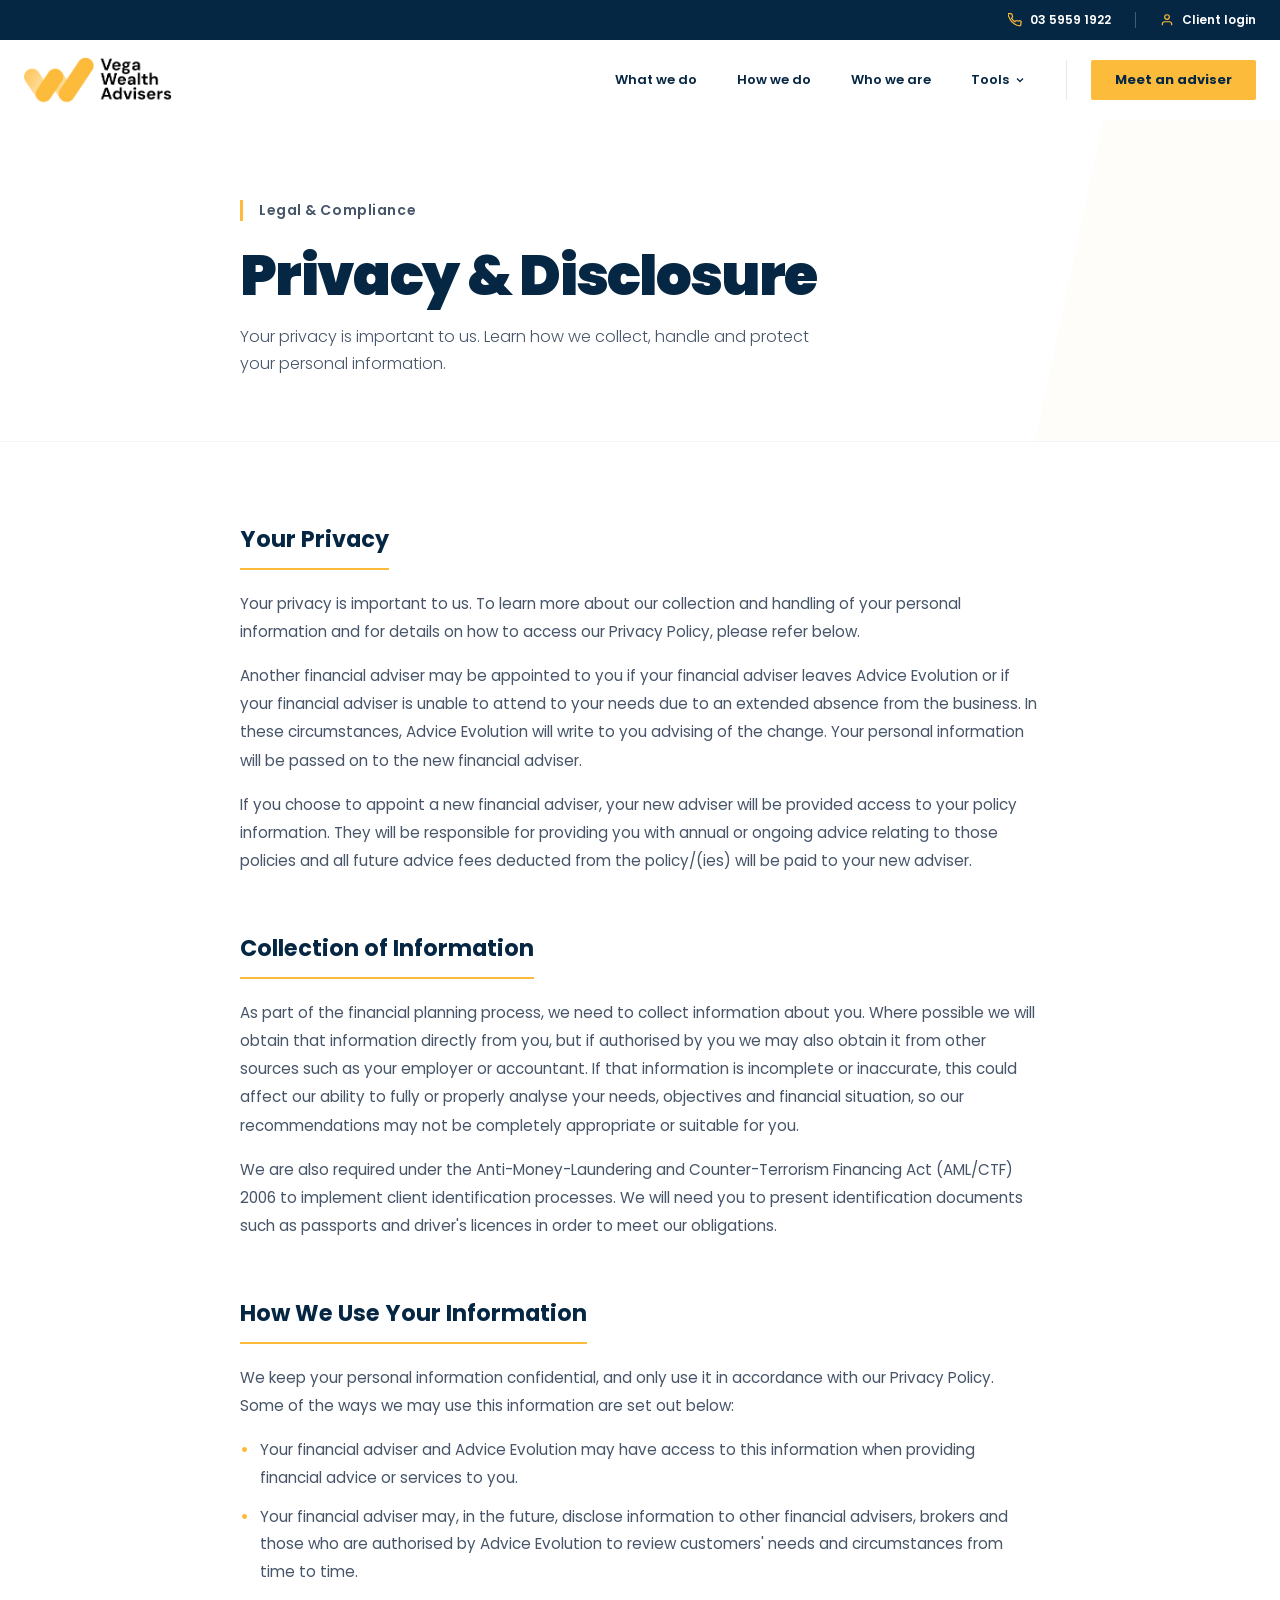
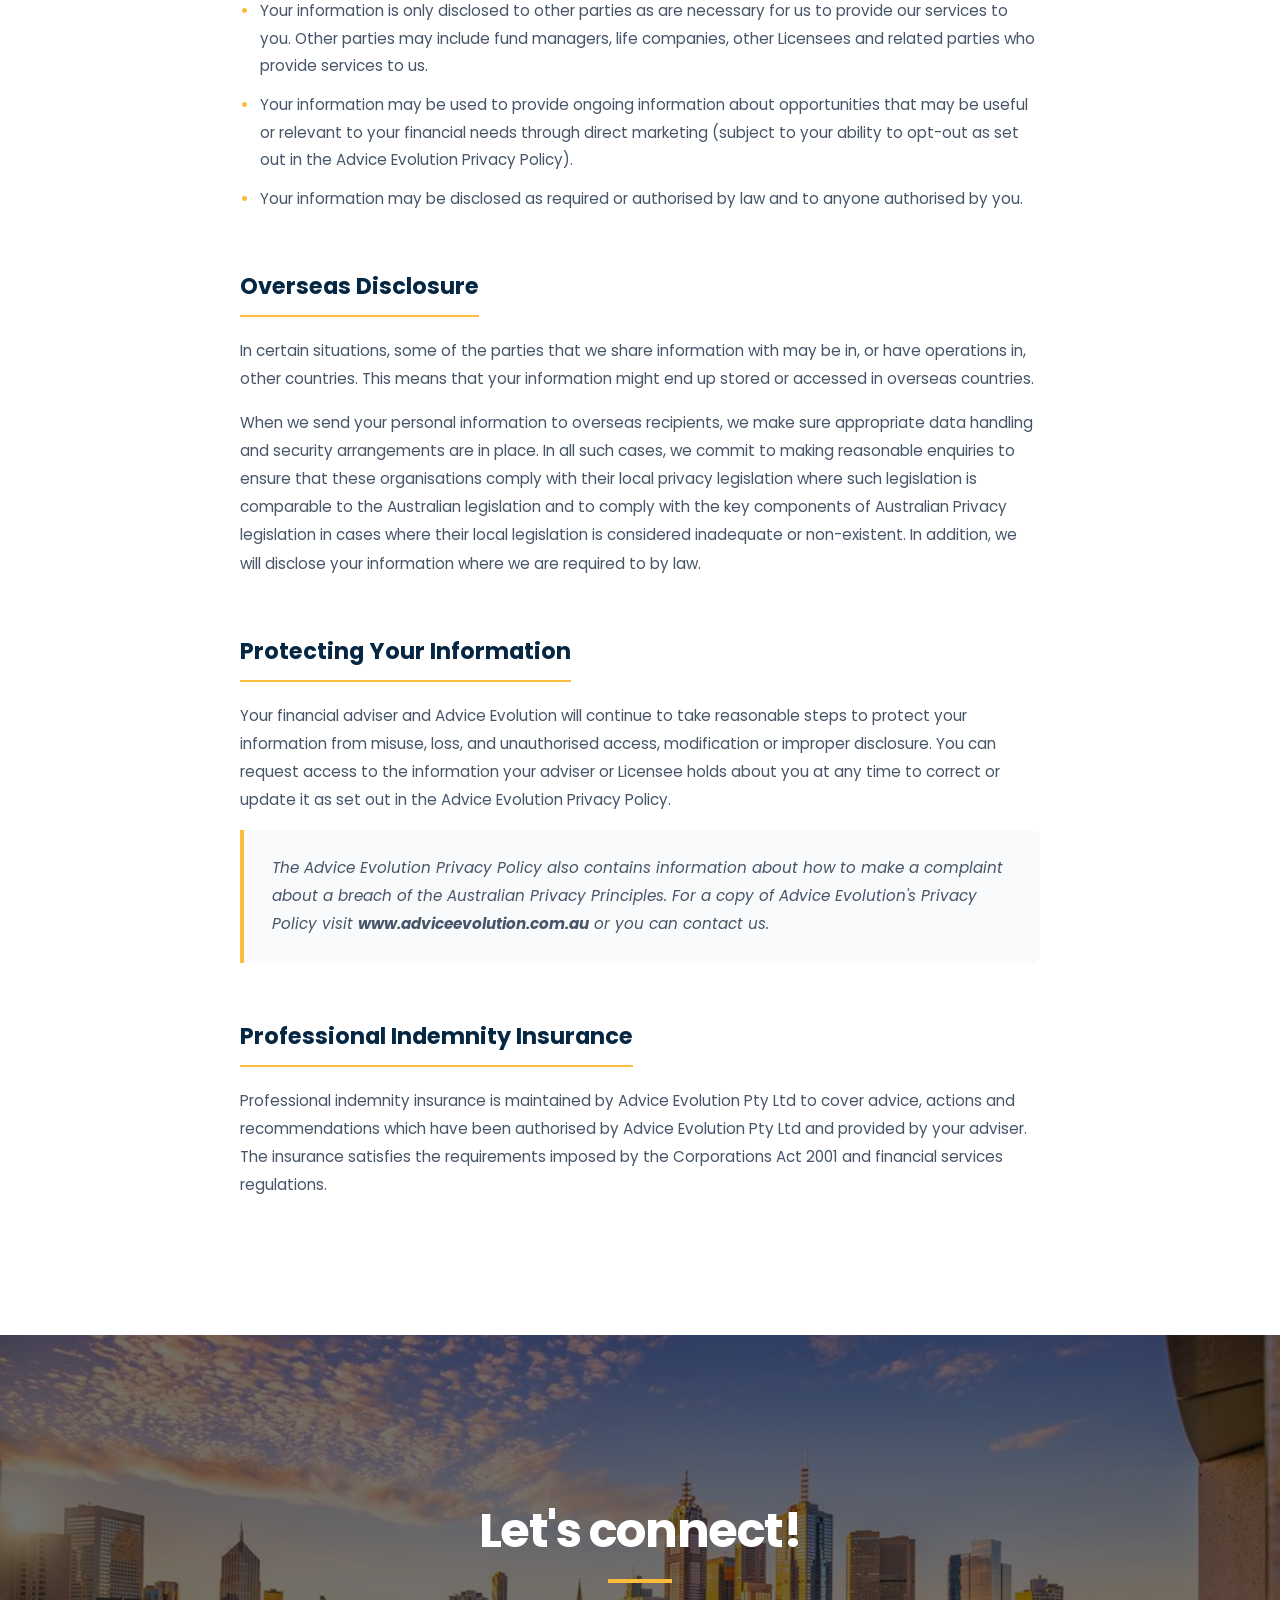
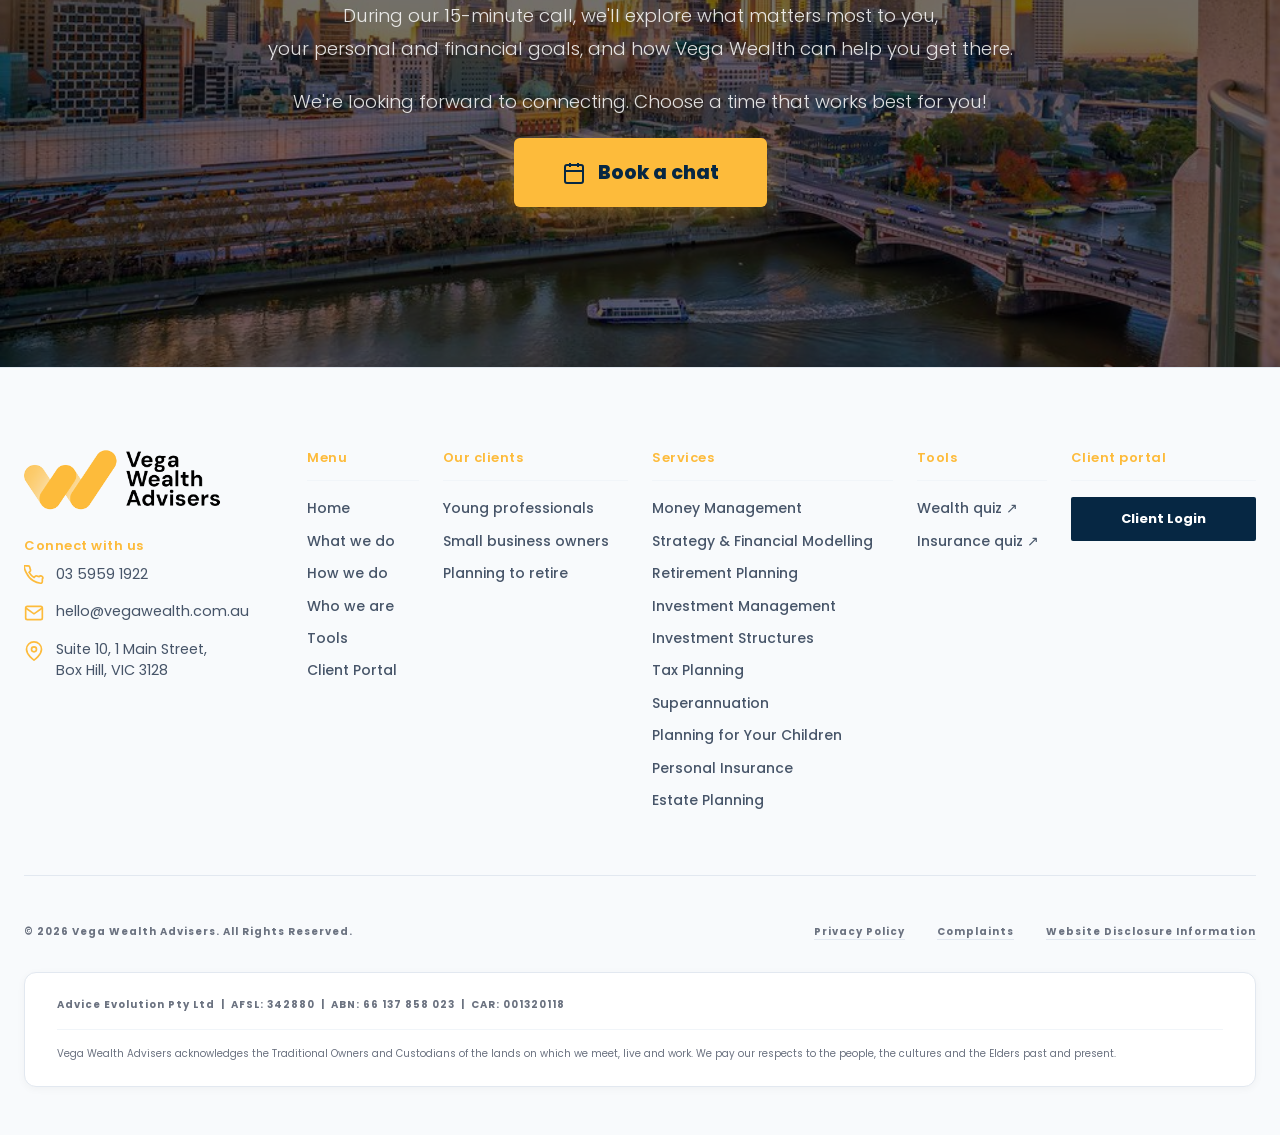
<file: privacy-policy.html>
<!DOCTYPE html>
<html lang="en">
<head>
<meta charset="UTF-8"/>
<link rel="icon" type="image/png" href="images/favicon_hq.png"/>
<meta name="viewport" content="width=device-width,initial-scale=1.0"/>
<title>Privacy Policy & Data Protection | Vega Wealth Financial Advisers</title>
<meta name="description" content="Learn how Vega Wealth collects, handles, and protects your personal information in accordance with the Australian Privacy Act, and our professional indemnity insurance commitments."/>
<link rel="canonical" href="https://vegawealth.com.au/privacy-policy.html"/>
<meta name="robots" content="index, follow"/>
<meta property="og:type" content="website"/>
<meta property="og:site_name" content="Vega Wealth"/>
<meta property="og:title" content="Privacy Policy & Data Protection | Vega Wealth Financial Advisers"/>
<meta property="og:description" content="Learn how Vega Wealth collects, handles, and protects your personal information in accordance with the Australian Privacy Act, and our professional indemnity insurance commitments."/>
<meta property="og:url" content="https://vegawealth.com.au/privacy-policy.html"/>
<meta property="og:image" content="https://vegawealth.com.au/images/social-card.jpeg"/>
<meta name="twitter:card" content="summary_large_image"/>
<meta name="twitter:title" content="Privacy Policy & Data Protection | Vega Wealth Financial Advisers"/>
<meta name="twitter:description" content="Learn how Vega Wealth collects, handles, and protects your personal information in accordance with the Australian Privacy Act, and our professional indemnity insurance commitments."/>
<meta name="twitter:image" content="https://vegawealth.com.au/images/social-card.jpeg"/>
<link rel="preconnect" href="https://fonts.googleapis.com"/>
<link rel="preconnect" href="https://fonts.gstatic.com" crossorigin/>
<link rel="stylesheet" href="shared.css"/>
<link href="https://fonts.googleapis.com/css2?family=Poppins:wght@300;400;500;600;700;900&display=swap" rel="stylesheet" media="print" onload="this.media='all'"/><noscript><link href="https://fonts.googleapis.com/css2?family=Poppins:wght@300;400;500;600;700;900&display=swap" rel="stylesheet"/></noscript>
<style>
*,*::before,*::after{box-sizing:border-box;margin:0;padding:0}
html{scroll-behavior:smooth}
body{font-family:'Poppins',sans-serif;color:#062743;background:#fff;overflow-x:hidden;padding-top:120px}
::selection{background:#FDBB3B4d;color:#062743}
a{text-decoration:none}
:root{--gold:#FDBB3B;--navy:#062743;--green:#045234}

/* ── NAV ── */
#vw-topbar{position:fixed;top:0;left:0;right:0;z-index:10000;background:var(--navy);height:40px;display:flex;align-items:center}
#vw-topbar .topbar-inner{max-width:1280px;margin:0 auto;padding:0 24px;display:flex;justify-content:flex-end;align-items:center;gap:24px;width:100%}
#vw-topbar .topbar-phone{display:flex;align-items:center;gap:8px;color:#fff;font-size:12px;font-weight:600;text-decoration:none;transition:color .2s}
#vw-topbar .topbar-phone:hover{color:var(--gold)}
#vw-topbar .topbar-phone svg{width:14px;height:14px;color:var(--gold);flex-shrink:0}
#vw-topbar .topbar-sep{width:1px;height:16px;background:rgba(255,255,255,.25)}
#vw-topbar .topbar-login{display:flex;align-items:center;gap:8px;color:#fff;font-size:12px;font-weight:600;text-decoration:none;cursor:pointer;background:none;border:none;transition:color .2s;padding:0}
#vw-topbar .topbar-login:hover{color:var(--gold)}
#vw-topbar .topbar-login svg{width:14px;height:14px;color:var(--gold);flex-shrink:0}

#vw-nav .vw-nav-inner{max-width:1280px;margin:0 auto;padding:16px 24px;display:flex;justify-content:space-between;align-items:center}
.vw-logo-btn{background:none;border:none;cursor:pointer;padding:0;transition:transform .3s}
.vw-logo-btn:hover{transform:scale(1.05)}
.vw-logo-btn img{height:48px;width:auto}
#vw-desktopnav{display:none;align-items:center;gap:40px}
@media(min-width:1024px){#vw-desktopnav{display:flex}}
.vw-navlink{background:none;border:none;cursor:pointer;color:var(--navy);font-size:13px;font-weight:600;transition:color .3s;padding:4px 0;position:relative}
.vw-navlink:hover,.vw-navlink.active{color:var(--gold)}
.vw-navlink.active::after{content:'';position:absolute;bottom:-4px;left:0;width:100%;height:2px;background:var(--gold)}
.vw-nav-actions{display:flex;gap:16px;padding-left:24px;border-left:1px solid #e2e8f0}
.vw-btn-meet{background:var(--gold);color:var(--navy);padding:10px 24px;border-radius:2px;font-weight:700;font-size:13px;text-decoration:none;transition:all .3s;display:inline-block}
.vw-btn-meet:hover{background:var(--navy);color:#fff}
.vw-btn-portal{background:var(--navy);color:#fff;border:none;cursor:pointer;padding:10px 24px;border-radius:2px;font-weight:700;font-size:10px;letter-spacing:.04em;transition:all .3s}
.vw-btn-portal:hover{background:var(--gold);color:var(--navy)}
.vw-hamburger{display:flex;background:none;border:none;cursor:pointer;color:var(--navy);padding:8px}
@media(min-width:1024px){.vw-hamburger{display:none}}
#vw-mobile-menu{display:none;background:#fff;border-top:1px solid #f1f5f9;padding:40px 24px;flex-direction:column;gap:32px;box-shadow:0 20px 40px rgba(0,0,0,.1)}
#vw-mobile-menu.open{display:flex}
#vw-mobile-menu .vw-navlink{text-align:left;font-size:13px}
.mob-actions{display:flex;flex-direction:column;gap:16px;padding-top:24px;border-top:1px solid #f1f5f9}
.mob-actions a,.mob-actions button{display:block;padding:16px;border-radius:2px;font-weight:700;font-size:14px;text-align:center;transition:all .3s;width:100%}
.mob-actions a{background:var(--gold);color:var(--navy);text-decoration:none}
.mob-actions button{background:var(--navy);color:#fff;border:none;cursor:pointer}

/* ── HERO ── */
#hero{padding:80px 24px 64px;background:#fff;border-bottom:1px solid #f1f5f9;position:relative;overflow:hidden}
#hero::after{content:'';position:absolute;top:0;right:0;width:33%;height:100%;background:#FDBB3B08;transform:skewX(-12deg) translateX(50%)}
#hero .hero-inner{max-width:800px;margin:0 auto;position:relative;z-index:10}
#hero .eyebrow{font-size:.875rem;font-weight:600;letter-spacing:.04em;color:#475569;border-left:3px solid var(--gold);padding-left:16px;margin-bottom:24px}
#hero h1{font-size:clamp(2rem,5vw,3.5rem);font-weight:900;color:var(--navy);line-height:1.1;letter-spacing:-.03em;margin-bottom:16px}
#hero .subtitle{font-size:1rem;color:#475569;font-weight:300;line-height:1.7;max-width:600px}

/* ── CONTENT ── */
#content{padding:80px 24px;background:#fff}
#content .content-inner{max-width:800px;margin:0 auto}
.section-block{margin-bottom:56px}
.section-block h2{font-size:1.4rem;font-weight:700;color:var(--navy);margin-bottom:20px;padding-bottom:12px;border-bottom:2px solid var(--gold);display:inline-block}
.section-block p{font-size:.95rem;color:#475569;line-height:1.85;font-weight:400;margin-bottom:16px}
.section-block ul{list-style:none;display:flex;flex-direction:column;gap:12px;margin-bottom:16px}
.section-block ul li{font-size:.95rem;color:#475569;line-height:1.8;padding-left:20px;position:relative}
.section-block ul li::before{content:'•';color:var(--gold);font-weight:900;position:absolute;left:0;top:0}
.info-box{background:#f8fafc;border-left:4px solid var(--gold);border-radius:0 8px 8px 0;padding:24px 28px;margin-bottom:24px}
.info-box p{margin-bottom:0;font-style:italic}

/* ── FOOTER ── */
#vw-footer{background:#f8fafc;border-top:1px solid #e2e8f0;padding:80px 0 48px;color:var(--navy)}
#vw-footer .foot-inner{max-width:1280px;margin:0 auto;padding:0 24px}
#vw-footer .foot-grid{display:grid;grid-template-columns:1fr;gap:24px;padding-bottom:64px;border-bottom:1px solid #e2e8f0}
@media(min-width:768px){#vw-footer .foot-grid{grid-template-columns:1fr 1fr}}
@media(min-width:1024px){#vw-footer .foot-grid{grid-template-columns:1.4fr 0.6fr 1fr 1.3fr 0.7fr 1fr}}
#vw-footer .foot-logo{height:64px;width:auto;margin-bottom:24px}
#vw-footer .foot-contact{list-style:none;display:flex;flex-direction:column;gap:16px;margin-bottom:24px;padding:0}
#vw-footer .foot-contact li{display:flex;align-items:flex-start;gap:12px;font-size:.9rem;color:#475569}
#vw-footer .foot-contact li svg{width:20px;height:20px;color:var(--gold);flex-shrink:0;margin-top:2px}
#vw-footer .socials{display:flex;gap:12px}
#vw-footer .socials a{width:40px;height:40px;border-radius:50%;background:#fff;border:1px solid #e2e8f0;display:flex;align-items:center;justify-content:center;box-shadow:0 2px 6px rgba(0,0,0,.06);transition:background .3s}
#vw-footer .socials a:hover{background:var(--gold)}
#vw-footer .socials a svg{width:16px;height:16px;color:var(--navy)}
#vw-footer h4{font-size:13px;font-weight:600;letter-spacing:.04em;color:var(--gold);padding-bottom:12px;border-bottom:1px solid #f1f5f9;margin-bottom:16px}
#vw-footer ul.foot-list{list-style:none;padding:0;display:flex;flex-direction:column;gap:10px}
#vw-footer ul.foot-list li,#vw-footer ul.foot-list button{font-size:.875rem;color:#475569;font-weight:500;background:none;border:none;cursor:pointer;text-align:left;padding:0;transition:color .3s;line-height:1.6}
#vw-footer ul.foot-list li:hover,#vw-footer ul.foot-list button:hover{color:var(--gold)}
#vw-footer .btn-portal-foot{width:100%;background:var(--navy);color:#fff;border:none;cursor:pointer;padding:12px 24px;border-radius:2px;font-weight:700;font-size:13px;transition:all .3s}
#vw-footer .btn-portal-foot:hover{background:var(--gold);color:var(--navy)}
#vw-footer .foot-bottom{padding-top:48px;display:flex;flex-direction:column;gap:32px}
#vw-footer .foot-legal-row{display:flex;flex-direction:column;gap:16px;font-size:10px;font-weight:700;letter-spacing:.1em;color:#6b7280}
@media(min-width:768px){#vw-footer .foot-legal-row{flex-direction:row;align-items:center;justify-content:space-between}}
#vw-footer .foot-legal-row a{color:#6b7280;text-decoration:underline;text-decoration-color:#e2e8f0;text-underline-offset:4px;transition:color .3s}
#vw-footer .foot-legal-row a:hover{color:var(--gold)}
#vw-footer .foot-policy-links{display:flex;gap:32px;flex-wrap:wrap}
#vw-footer .compliance-box{background:#fff;padding:24px 32px;border-radius:12px;border:1px solid #e2e8f0;box-shadow:0 2px 8px rgba(0,0,0,.04);display:flex;flex-direction:column;gap:16px}
#vw-footer .comp-abn{font-size:10px;font-weight:700;letter-spacing:.1em;color:#6b7280}
#vw-footer .comp-ack{font-size:10px;color:#6b7280;font-style:normal;border-top:1px solid #f1f5f9;padding-top:16px;line-height:1.6}
/* ── DROPDOWN ── */
.vw-dropdown{position:relative}
.vw-dropdown::after{content:'';position:absolute;top:100%;left:-8px;right:-8px;height:16px}
.vw-dropdown-btn{display:flex!important;align-items:center;gap:5px}
.vw-dropdown-menu{display:none;position:absolute;top:calc(100% + 16px);left:50%;transform:translateX(-50%);background:#fff;border:1px solid #e2e8f0;border-radius:8px;padding:8px;min-width:180px;box-shadow:0 8px 24px rgba(0,0,0,.12);z-index:200;white-space:nowrap}
.vw-dropdown:hover .vw-dropdown-menu{display:block}
.vw-dropdown-menu a{display:block;padding:10px 16px;font-size:10px;font-weight:700;letter-spacing:.04em;color:var(--navy);border-radius:4px;transition:background .2s;text-decoration:none}
.vw-dropdown-menu a:hover{background:var(--gold)}
.vw-dropdown-menu::before{content:'';position:absolute;top:-6px;left:50%;transform:translateX(-50%);border-left:6px solid transparent;border-right:6px solid transparent;border-bottom:6px solid #e2e8f0}
.vw-dropdown-menu::after{content:'';position:absolute;top:-5px;left:50%;transform:translateX(-50%);border-left:6px solid transparent;border-right:6px solid transparent;border-bottom:6px solid #fff}
.mob-quiz-links{display:flex;flex-direction:column;gap:8px;padding-left:16px;border-left:2px solid var(--gold)}
.mob-quiz-links a{font-size:10px;font-weight:700;letter-spacing:.04em;color:#475569;text-decoration:none;transition:color .2s}
.mob-quiz-links a:hover{color:var(--gold)}
@media(max-width:430px){body{padding-top:108px}#vw-topbar{height:36px}#vw-nav{top:36px}#vw-nav .vw-nav-inner{padding:12px 16px}.vw-logo-btn img{height:40px}.container,.container-md{padding:0 16px}}
@media(min-width:1440px){.container{max-width:1400px}.container-md{max-width:1280px}}
</style>
<script type="application/ld+json">
{
  "@context": "https://schema.org",
  "@type": "WebPage",
  "name": "Privacy Policy & Data Protection | Vega Wealth Financial Advisers",
  "url": "https://vegawealth.com.au/privacy-policy",
  "description": "Learn how Vega Wealth collects, handles, and protects your personal information in accordance with the Australian Privacy Act.",
  "publisher": {"@type":"FinancialService","name":"Vega Wealth","url":"https://vegawealth.com.au"},
  "inLanguage": "en-AU",
  "about": {"@type":"Thing","name":"Privacy Policy","description":"Vega Wealth's privacy and data protection practices under the Australian Privacy Act 1988."}
}
</script>
</head>
<body>

<div id="vw-topbar">
  <div class="topbar-inner">
    <a href="tel:0359591922" class="topbar-phone">
      <svg fill="none" stroke="currentColor" stroke-width="2" viewBox="0 0 24 24"><path d="M22 16.92v3a2 2 0 01-2.18 2 19.79 19.79 0 01-8.63-3.07A19.5 19.5 0 013.07 9.81a19.79 19.79 0 01-3.07-8.68A2 2 0 012 1h3a2 2 0 012 1.72c.127.96.361 1.903.7 2.81a2 2 0 01-.45 2.11L6.09 8.91a16 16 0 006 6l1.27-1.27a2 2 0 012.11-.45c.907.339 1.85.573 2.81.7A2 2 0 0122 16.92z"/></svg>
      03 5959 1922
    </a>
    <div class="topbar-sep"></div>
    <button class="topbar-login" onclick="window.location.href='client-portal'">
      <svg fill="none" stroke="currentColor" stroke-width="2" viewBox="0 0 24 24"><path d="M20 21v-2a4 4 0 00-4-4H8a4 4 0 00-4 4v2"/><circle cx="12" cy="7" r="4"/></svg>
      Client login
    </button>
  </div>
</div>

<nav id="vw-nav">
  <div class="vw-nav-inner">
    <button class="vw-logo-btn" onclick="window.location.href='/'" aria-label="Vega Wealth Home">
      <img src="images/vegawealth_logo_lq.png" alt="Vega Wealth" width="150" height="48"/>
    </button>
    <div id="vw-desktopnav">
      <button class="vw-navlink" onclick="window.location.href='what-we-do'">What we do</button>
      <button class="vw-navlink" onclick="window.location.href='how-we-do'">How we do</button>
      <button class="vw-navlink" onclick="window.location.href='who-we-are'">Who we are</button>
      <div class="vw-dropdown">
        <button class="vw-navlink vw-dropdown-btn">Tools <svg width="12" height="12" fill="none" stroke="currentColor" stroke-width="2.5" viewBox="0 0 24 24"><polyline points="6 9 12 15 18 9"/></svg></button>
        <div class="vw-dropdown-menu">
          <a href="https://score.vegawealth.com.au/passive-income" target="_blank" rel="noopener">Wealth quiz &#8599;</a>
          <a href="https://score.vegawealth.com.au/personal-insurance" target="_blank" rel="noopener">Insurance quiz &#8599;</a>
        </div>
      </div>
      <div class="vw-nav-actions">
        <a href="consult" class="vw-btn-meet">Meet an adviser</a>
      </div>
    </div>
    <button class="vw-hamburger" id="vw-hamburgerBtn" onclick="vwToggleMenu()" aria-label="Menu">
      <svg id="vw-iconMenu" width="24" height="24" fill="none" stroke="currentColor" stroke-width="2" viewBox="0 0 24 24"><line x1="3" y1="12" x2="21" y2="12"/><line x1="3" y1="6" x2="21" y2="6"/><line x1="3" y1="18" x2="21" y2="18"/></svg>
      <svg id="vw-iconClose" width="24" height="24" fill="none" stroke="currentColor" stroke-width="2" viewBox="0 0 24 24" style="display:none"><line x1="18" y1="6" x2="6" y2="18"/><line x1="6" y1="6" x2="18" y2="18"/></svg>
    </button>
  </div>
  <div id="vw-mobile-menu">
    <button class="vw-navlink" onclick="window.location.href='what-we-do'">What we do</button>
    <button class="vw-navlink" onclick="window.location.href='how-we-do'">How we do</button>
    <button class="vw-navlink" onclick="window.location.href='who-we-are'">Who we are</button>
    <div>
      <button class="vw-navlink">Tools</button>
      <div class="mob-quiz-links">
        <a href="https://score.vegawealth.com.au/passive-income" target="_blank" rel="noopener">Wealth quiz &#8599;</a>
        <a href="https://score.vegawealth.com.au/personal-insurance" target="_blank" rel="noopener">Insurance quiz &#8599;</a>
      </div>
    </div>
    <div class="mob-actions">
      <a href="consult">Meet an adviser</a>
      <button onclick="window.location.href='client-portal'">Client login</button>
    </div>
  </div>
</nav>

<main>
<!-- HERO -->
<section id="hero">
  <div class="hero-inner">
    <p class="eyebrow">Legal &amp; Compliance</p>
    <h1>Privacy &amp; Disclosure</h1>
    <p class="subtitle">Your privacy is important to us. Learn how we collect, handle and protect your personal information.</p>
  </div>
</section>

<!-- CONTENT -->
<section id="content">
  <div class="content-inner">

    <div class="section-block">
      <h2>Your Privacy</h2>
      <p>Your privacy is important to us. To learn more about our collection and handling of your personal information and for details on how to access our Privacy Policy, please refer below.</p>
      <p>Another financial adviser may be appointed to you if your financial adviser leaves Advice Evolution or if your financial adviser is unable to attend to your needs due to an extended absence from the business. In these circumstances, Advice Evolution will write to you advising of the change. Your personal information will be passed on to the new financial adviser.</p>
      <p>If you choose to appoint a new financial adviser, your new adviser will be provided access to your policy information. They will be responsible for providing you with annual or ongoing advice relating to those policies and all future advice fees deducted from the policy/(ies) will be paid to your new adviser.</p>
    </div>

    <div class="section-block">
      <h2>Collection of Information</h2>
      <p>As part of the financial planning process, we need to collect information about you. Where possible we will obtain that information directly from you, but if authorised by you we may also obtain it from other sources such as your employer or accountant. If that information is incomplete or inaccurate, this could affect our ability to fully or properly analyse your needs, objectives and financial situation, so our recommendations may not be completely appropriate or suitable for you.</p>
      <p>We are also required under the Anti-Money-Laundering and Counter-Terrorism Financing Act (AML/CTF) 2006 to implement client identification processes. We will need you to present identification documents such as passports and driver's licences in order to meet our obligations.</p>
    </div>

    <div class="section-block">
      <h2>How We Use Your Information</h2>
      <p>We keep your personal information confidential, and only use it in accordance with our Privacy Policy. Some of the ways we may use this information are set out below:</p>
      <ul>
        <li>Your financial adviser and Advice Evolution may have access to this information when providing financial advice or services to you.</li>
        <li>Your financial adviser may, in the future, disclose information to other financial advisers, brokers and those who are authorised by Advice Evolution to review customers' needs and circumstances from time to time.</li>
        <li>Your information is only disclosed to other parties as are necessary for us to provide our services to you. Other parties may include fund managers, life companies, other Licensees and related parties who provide services to us.</li>
        <li>Your information may be used to provide ongoing information about opportunities that may be useful or relevant to your financial needs through direct marketing (subject to your ability to opt-out as set out in the Advice Evolution Privacy Policy).</li>
        <li>Your information may be disclosed as required or authorised by law and to anyone authorised by you.</li>
      </ul>
    </div>

    <div class="section-block">
      <h2>Overseas Disclosure</h2>
      <p>In certain situations, some of the parties that we share information with may be in, or have operations in, other countries. This means that your information might end up stored or accessed in overseas countries.</p>
      <p>When we send your personal information to overseas recipients, we make sure appropriate data handling and security arrangements are in place. In all such cases, we commit to making reasonable enquiries to ensure that these organisations comply with their local privacy legislation where such legislation is comparable to the Australian legislation and to comply with the key components of Australian Privacy legislation in cases where their local legislation is considered inadequate or non-existent. In addition, we will disclose your information where we are required to by law.</p>
    </div>

    <div class="section-block">
      <h2>Protecting Your Information</h2>
      <p>Your financial adviser and Advice Evolution will continue to take reasonable steps to protect your information from misuse, loss, and unauthorised access, modification or improper disclosure. You can request access to the information your adviser or Licensee holds about you at any time to correct or update it as set out in the Advice Evolution Privacy Policy.</p>
      <div class="info-box">
        <p>The Advice Evolution Privacy Policy also contains information about how to make a complaint about a breach of the Australian Privacy Principles. For a copy of Advice Evolution's Privacy Policy visit <strong>www.adviceevolution.com.au</strong> or you can contact us.</p>
      </div>
    </div>

    <div class="section-block">
      <h2>Professional Indemnity Insurance</h2>
      <p>Professional indemnity insurance is maintained by Advice Evolution Pty Ltd to cover advice, actions and recommendations which have been authorised by Advice Evolution Pty Ltd and provided by your adviser. The insurance satisfies the requirements imposed by the Corporations Act 2001 and financial services regulations.</p>
    </div>

  </div>
</section>

<!-- ══ CTA SECTION ══ -->
<section id="cta-section">
  <div class="cta-wrap">
    <div class="cta-card">
      <div class="cta-bg">
        <img src="images/call-to-action.jpg" alt="Consultation" loading="lazy" width="1280" height="720"/>
      </div>
      <div class="cta-content">
        <h2>Let's connect!</h2>
        <div class="cta-divider"></div>
        <p>
          During our 15-minute call, we'll explore what matters most to you,<br/>your personal and financial goals, and how Vega Wealth can help you get there.
        </p>
        <p>We're looking forward to connecting. Choose a time that works best for you!</p>
        <a href="consult" class="cta-btn">
          <svg width="24" height="24" fill="none" stroke="currentColor" stroke-width="2" viewBox="0 0 24 24"><rect x="3" y="4" width="18" height="18" rx="2"/><line x1="16" y1="2" x2="16" y2="6"/><line x1="8" y1="2" x2="8" y2="6"/><line x1="3" y1="10" x2="21" y2="10"/></svg>
          Book a chat
        </a>
      </div>
    </div>
  </div>
</section>
</main>

<!-- ══ FOOTER ══ -->
<footer id="vw-footer">
  <div class="foot-inner">
    <div class="foot-grid">
      <div>
        <a href="/"><img src="images/vegawealth_logo_lq.png" alt="Vega Wealth" class="foot-logo" width="150" height="48"/></a>
        <p style="font-size:13px;font-weight:600;letter-spacing:.04em;color:var(--gold);margin-bottom:8px">Connect with us</p>
        <div style="display:flex;align-items:center;gap:12px;font-size:.9rem;color:#475569;margin-bottom:16px">
          <svg width="20" height="20" fill="none" stroke="currentColor" stroke-width="2" viewBox="0 0 24 24" style="color:var(--gold);flex-shrink:0"><path d="M22 16.92v3a2 2 0 01-2.18 2 19.79 19.79 0 01-8.63-3.07A19.5 19.5 0 013.07 9.81a19.79 19.79 0 01-3.07-8.68A2 2 0 012 1h3a2 2 0 012 1.72c.127.96.361 1.903.7 2.81a2 2 0 01-.45 2.11L6.09 8.91a16 16 0 006 6l1.27-1.27a2 2 0 012.11-.45c.907.339 1.85.573 2.81.7A2 2 0 0122 16.92z"/></svg>
          03 5959 1922
        </div>
        <ul class="foot-contact">
          <li><svg fill="none" stroke="currentColor" stroke-width="2" viewBox="0 0 24 24"><path d="M4 4h16c1.1 0 2 .9 2 2v12c0 1.1-.9 2-2 2H4c-1.1 0-2-.9-2-2V6c0-1.1.9-2 2-2z"/><polyline points="22,6 12,13 2,6"/></svg>hello@vegawealth.com.au</li>
          <li><svg fill="none" stroke="currentColor" stroke-width="2" viewBox="0 0 24 24"><path d="M21 10c0 7-9 13-9 13s-9-6-9-13a9 9 0 0118 0z"/><circle cx="12" cy="10" r="3"/></svg>Suite 10, 1 Main Street,<br/>Box Hill, VIC 3128</li>
        </ul>
      </div>
      <div>
        <h4>Menu</h4>
        <ul class="foot-list">
          <li><button onclick="window.location.href='/'">Home</button></li>
          <li><button onclick="window.location.href='what-we-do'">What we do</button></li>
          <li><button onclick="window.location.href='how-we-do'">How we do</button></li>
          <li><button onclick="window.location.href='who-we-are'">Who we are</button></li>
          <li><button onclick="window.location.href='/#discovery'">Tools</button></li>
          <li><button onclick="window.location.href='client-portal'">Client Portal</button></li>
        </ul>
      </div>
      <div>
        <h4>Our clients</h4>
        <ul class="foot-list">
          <li><button onclick="window.location.href='/#wealth'">Young professionals</button></li>
          <li><button onclick="window.location.href='/#wealth'">Small business owners</button></li>
          <li><button onclick="window.location.href='/#wealth'">Planning to retire</button></li>
        </ul>
      </div>
      <div>
        <h4>Services</h4>
        <ul class="foot-list">
          <li><button onclick="window.location.href='what-we-do#money-management'">Money Management</button></li>
          <li><button onclick="window.location.href='what-we-do#strategy-and-financial-modelling'">Strategy &amp; Financial Modelling</button></li>
          <li><button onclick="window.location.href='what-we-do#retirement-planning'">Retirement Planning</button></li>
          <li><button onclick="window.location.href='what-we-do#investment-management'">Investment Management</button></li>
          <li><button onclick="window.location.href='what-we-do#investment-structures'">Investment Structures</button></li>
          <li><button onclick="window.location.href='what-we-do#tax-planning'">Tax Planning</button></li>
          <li><button onclick="window.location.href='what-we-do#superannuation'">Superannuation</button></li>
          <li><button onclick="window.location.href='what-we-do#planning-for-your-children'">Planning for Your Children</button></li>
          <li><button onclick="window.location.href='what-we-do#personal-insurance'">Personal Insurance</button></li>
          <li><button onclick="window.location.href='what-we-do#estate-planning'">Estate Planning</button></li>
        </ul>
      </div>
      <div>
        <h4>Tools</h4>
        <ul class="foot-list">
          <li><button onclick="window.open('https://score.vegawealth.com.au/passive-income/','_blank')">Wealth quiz &#8599;</button></li>
          <li><button onclick="window.open('https://score.vegawealth.com.au/personal-insurance/','_blank')">Insurance quiz &#8599;</button></li>
        </ul>
      </div>
      <div>
        <h4>Client portal</h4>
        <button class="btn-portal-foot" onclick="window.location.href='client-portal'">Client Login</button>
      </div>
    </div>
    <div class="foot-bottom">
      <div class="foot-legal-row">
        <p>&copy; 2026 Vega Wealth Advisers. All Rights Reserved.</p>
        <div class="foot-policy-links">
          <a href="privacy-policy">Privacy Policy</a>
          <a href="complaints">Complaints</a>
          <a href="website-disclosure-information">Website Disclosure Information</a>
        </div>
      </div>
      <div class="compliance-box">
        <div class="comp-abn">Advice Evolution Pty Ltd &nbsp;|&nbsp; AFSL: 342880 &nbsp;|&nbsp; ABN: 66 137 858 023 &nbsp;|&nbsp; CAR: 001320118</div>
        <div class="comp-ack">Vega Wealth Advisers acknowledges the Traditional Owners and Custodians of the lands on which we meet, live and work. We pay our respects to the people, the cultures and the Elders past and present.</div>
      </div>
    </div>
  </div>
</footer>

<script>
function vwToggleMenu(){
  const m=document.getElementById('vw-mobile-menu');
  const open=m.classList.toggle('open');
  document.getElementById('vw-iconMenu').style.display=open?'none':'block';
  document.getElementById('vw-iconClose').style.display=open?'block':'none';
}
window.addEventListener('scroll',function(){document.getElementById('back-to-top').classList.toggle('visible',window.scrollY>300);});
window.addEventListener("scroll",function(){document.getElementById("vw-nav").classList.toggle("nav-scrolled",window.scrollY>80);});
</script>
<button id="back-to-top" onclick="window.scrollTo({top:0,behavior:'smooth'})" aria-label="Back to top">
  <svg fill="none" stroke="currentColor" stroke-width="2.5" viewBox="0 0 24 24" width="20" height="20"><polyline points="18 15 12 9 6 15"/></svg>
</button>
</body>
</html>
</file>
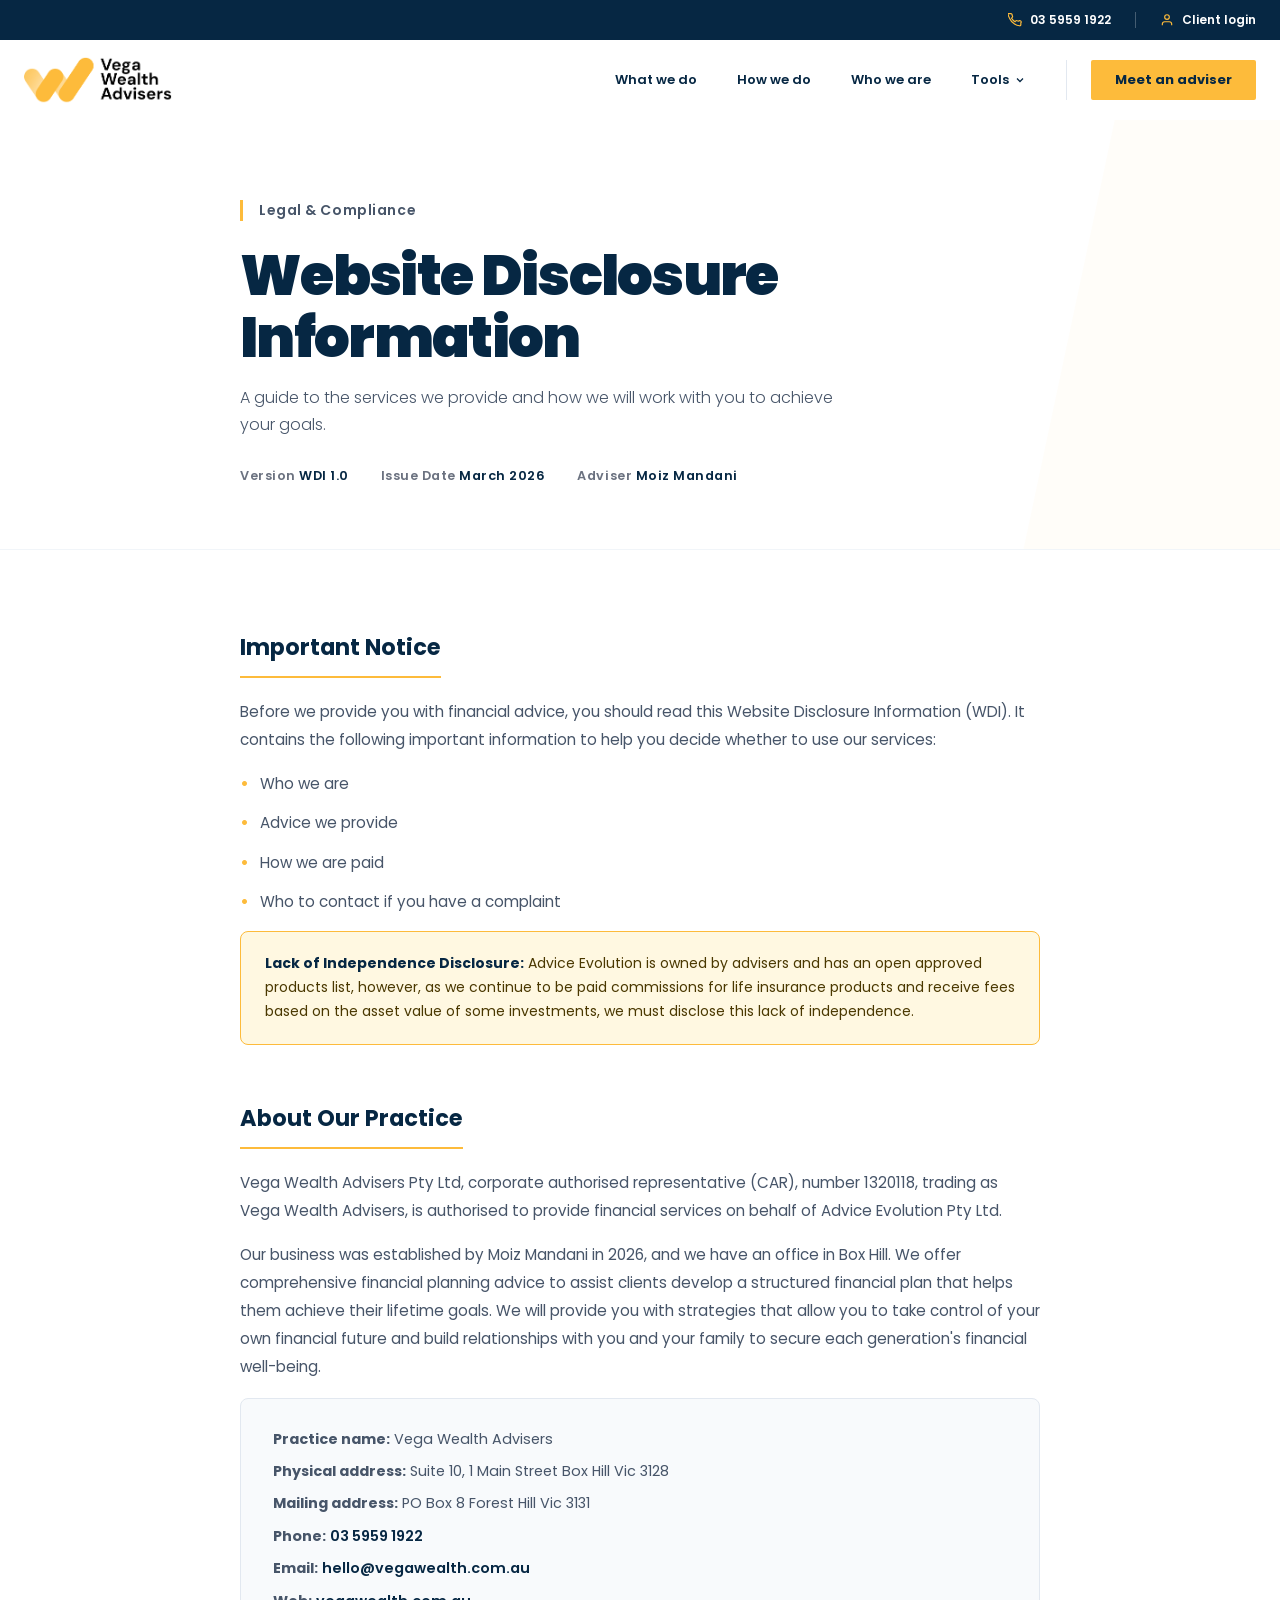
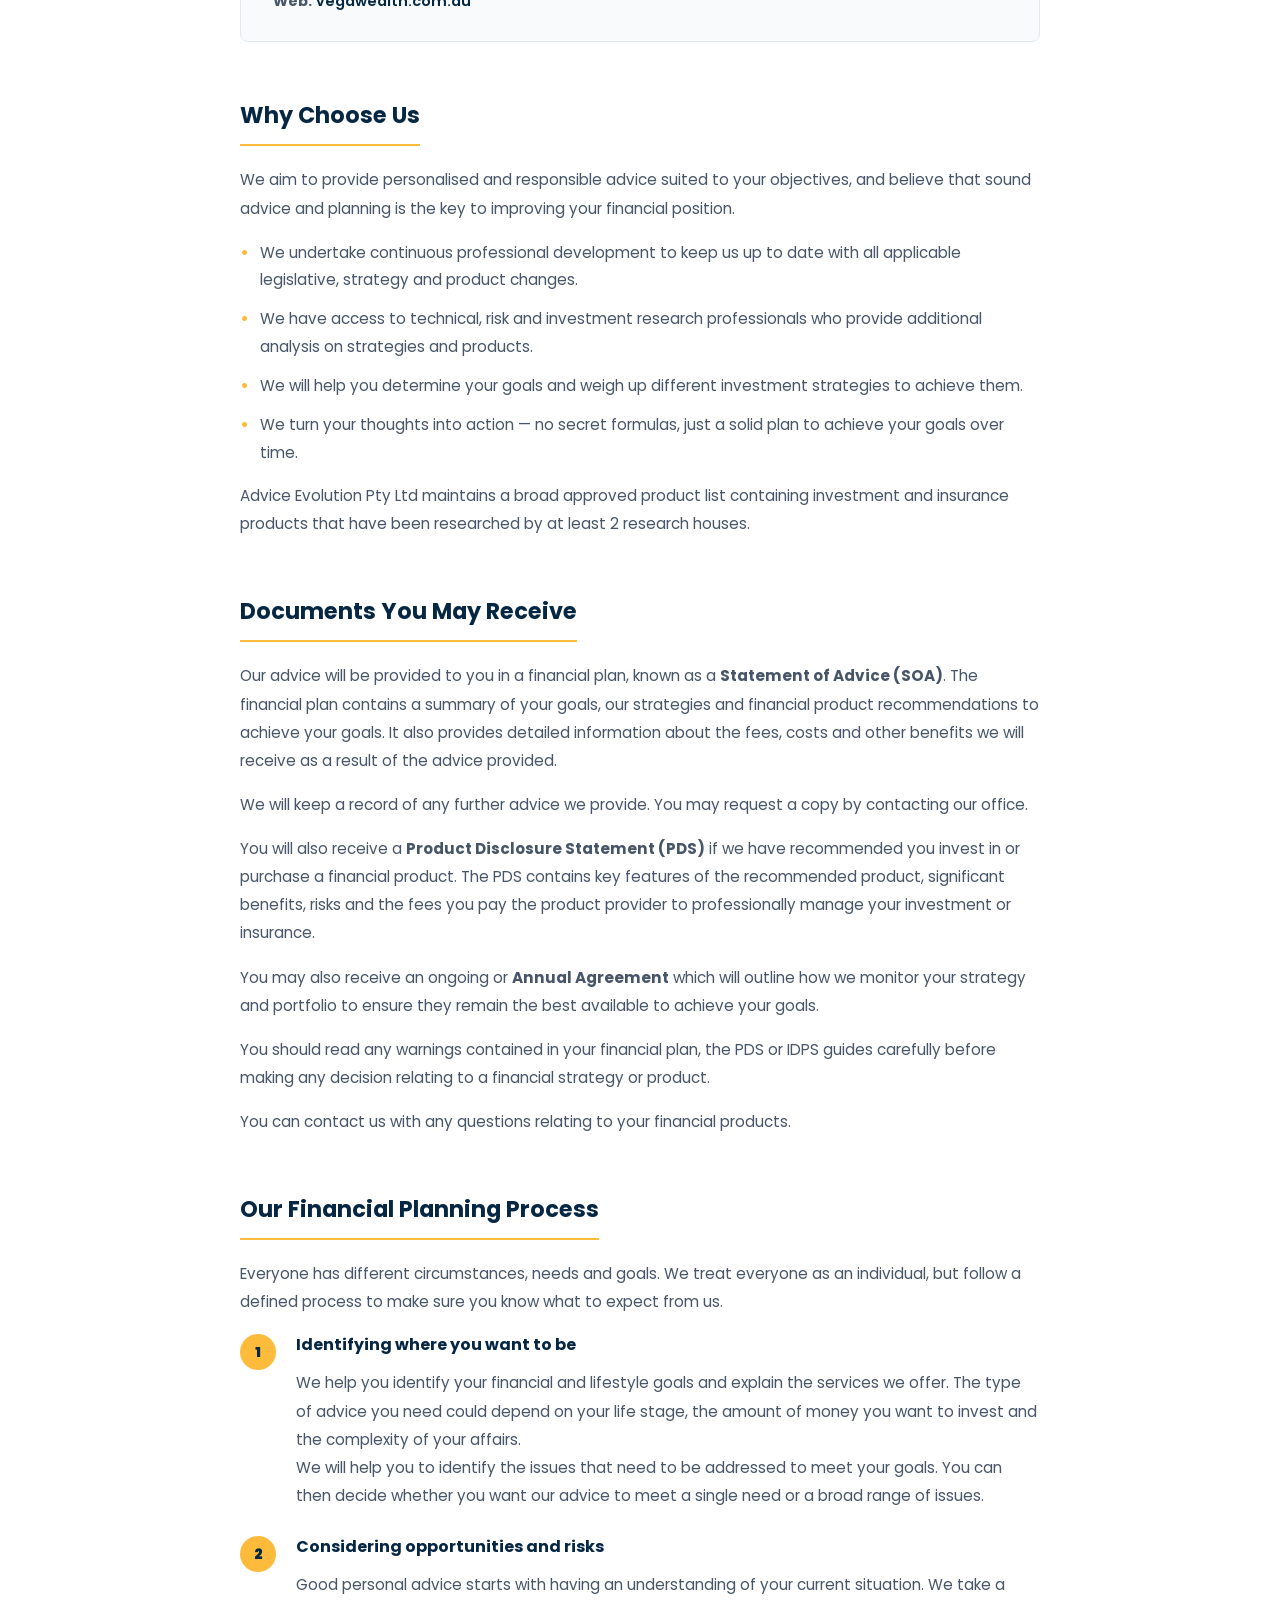
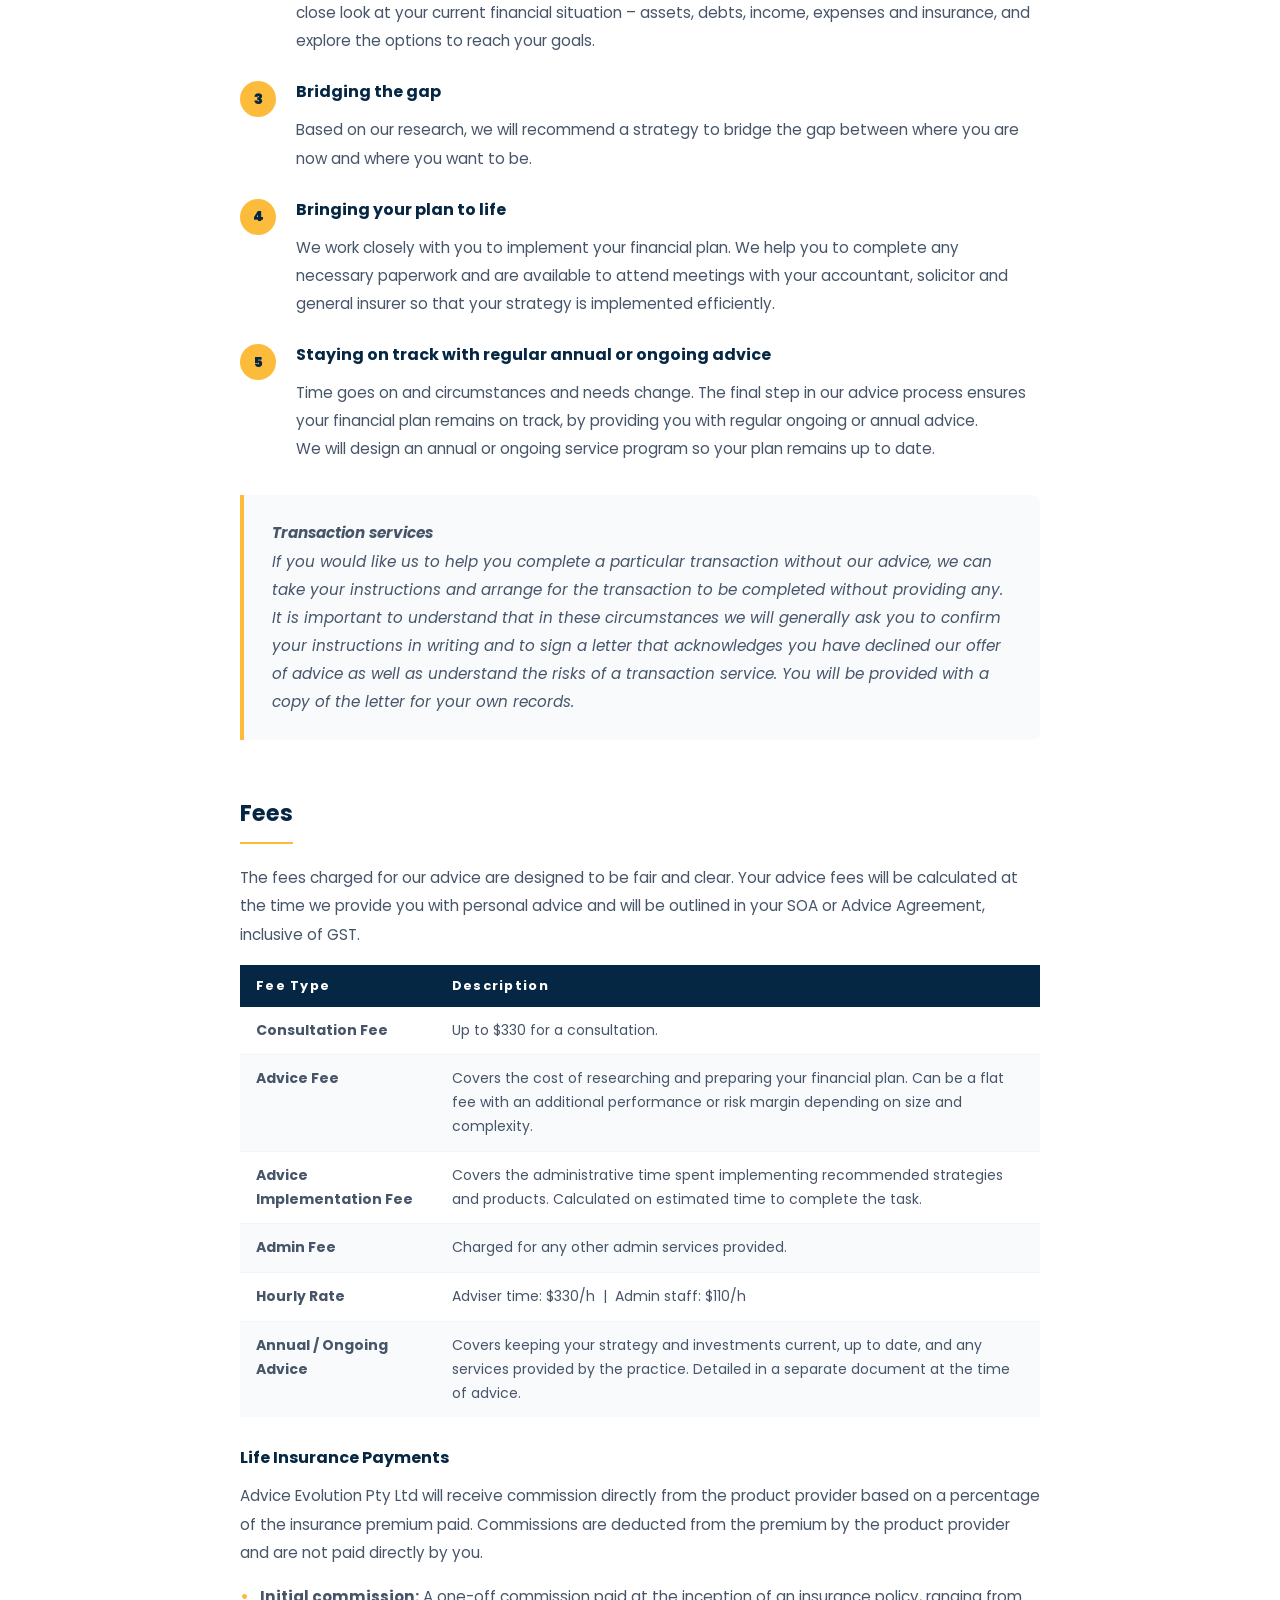
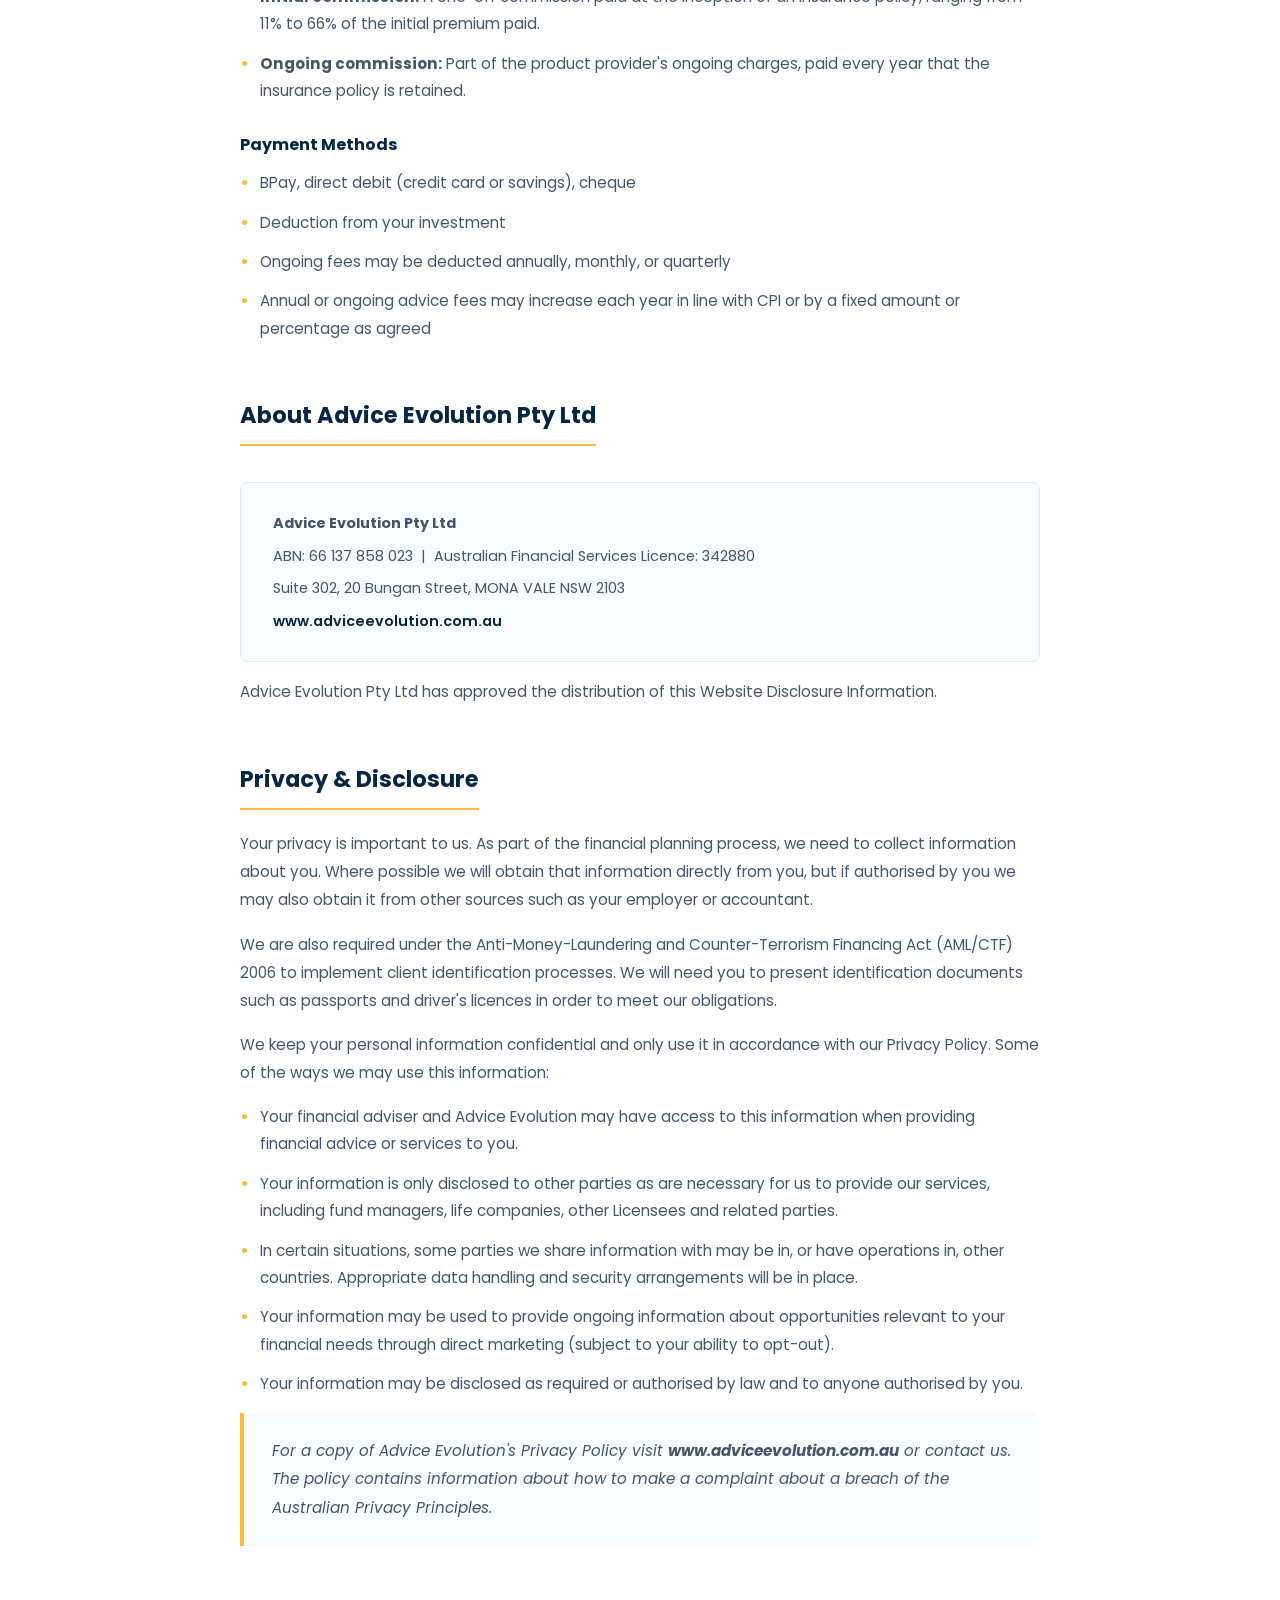
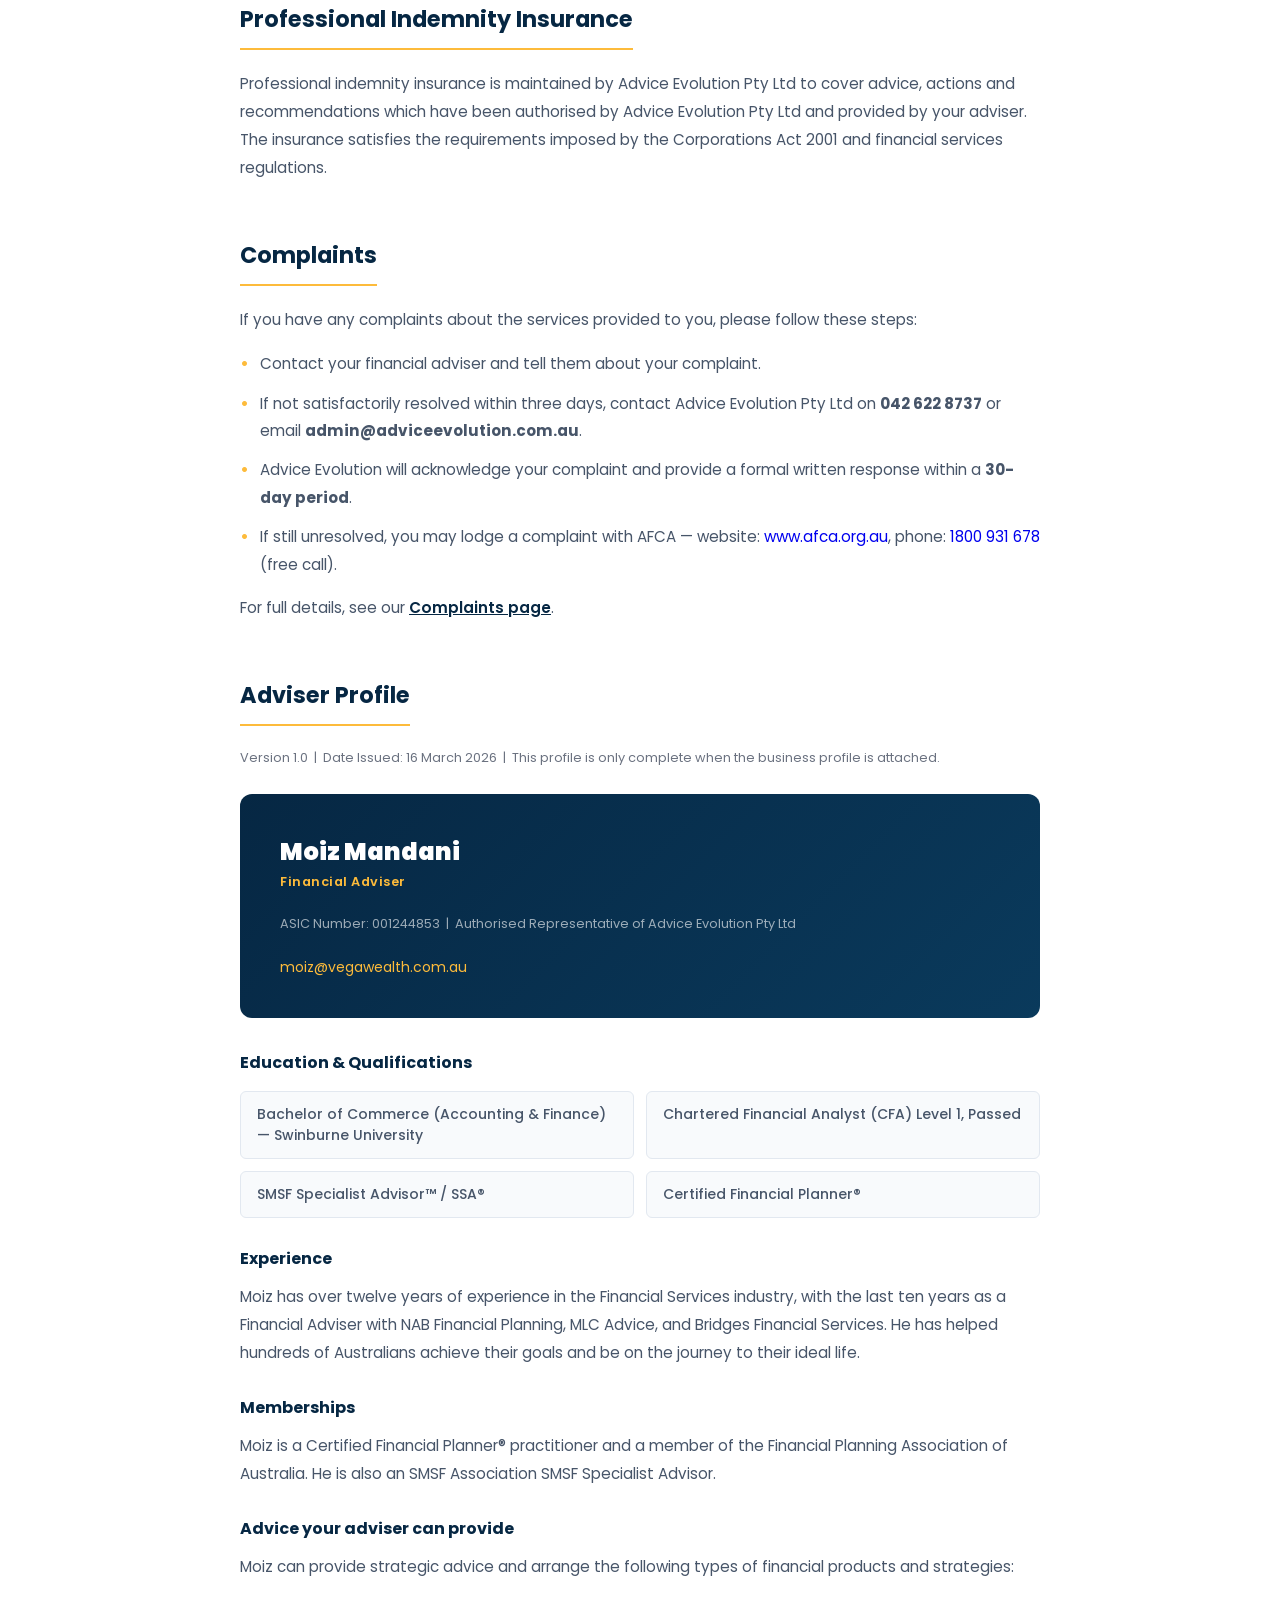
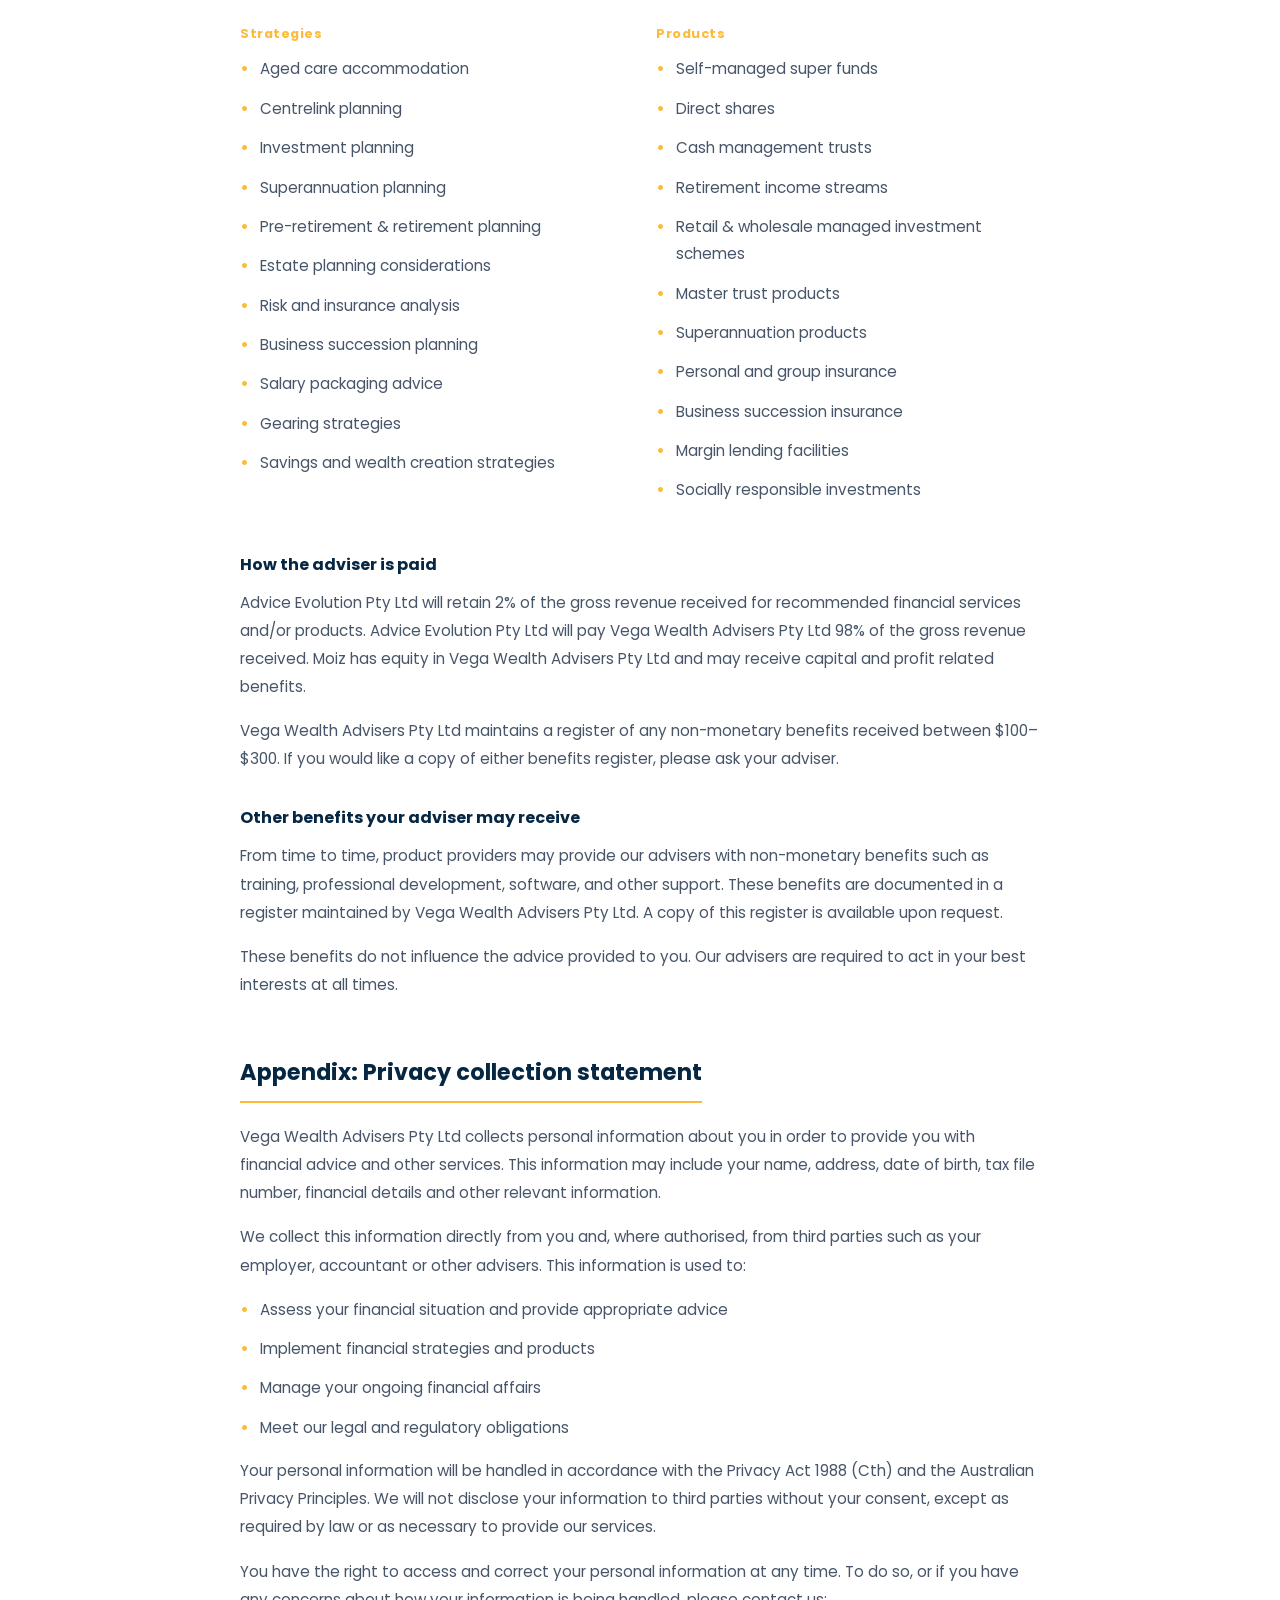
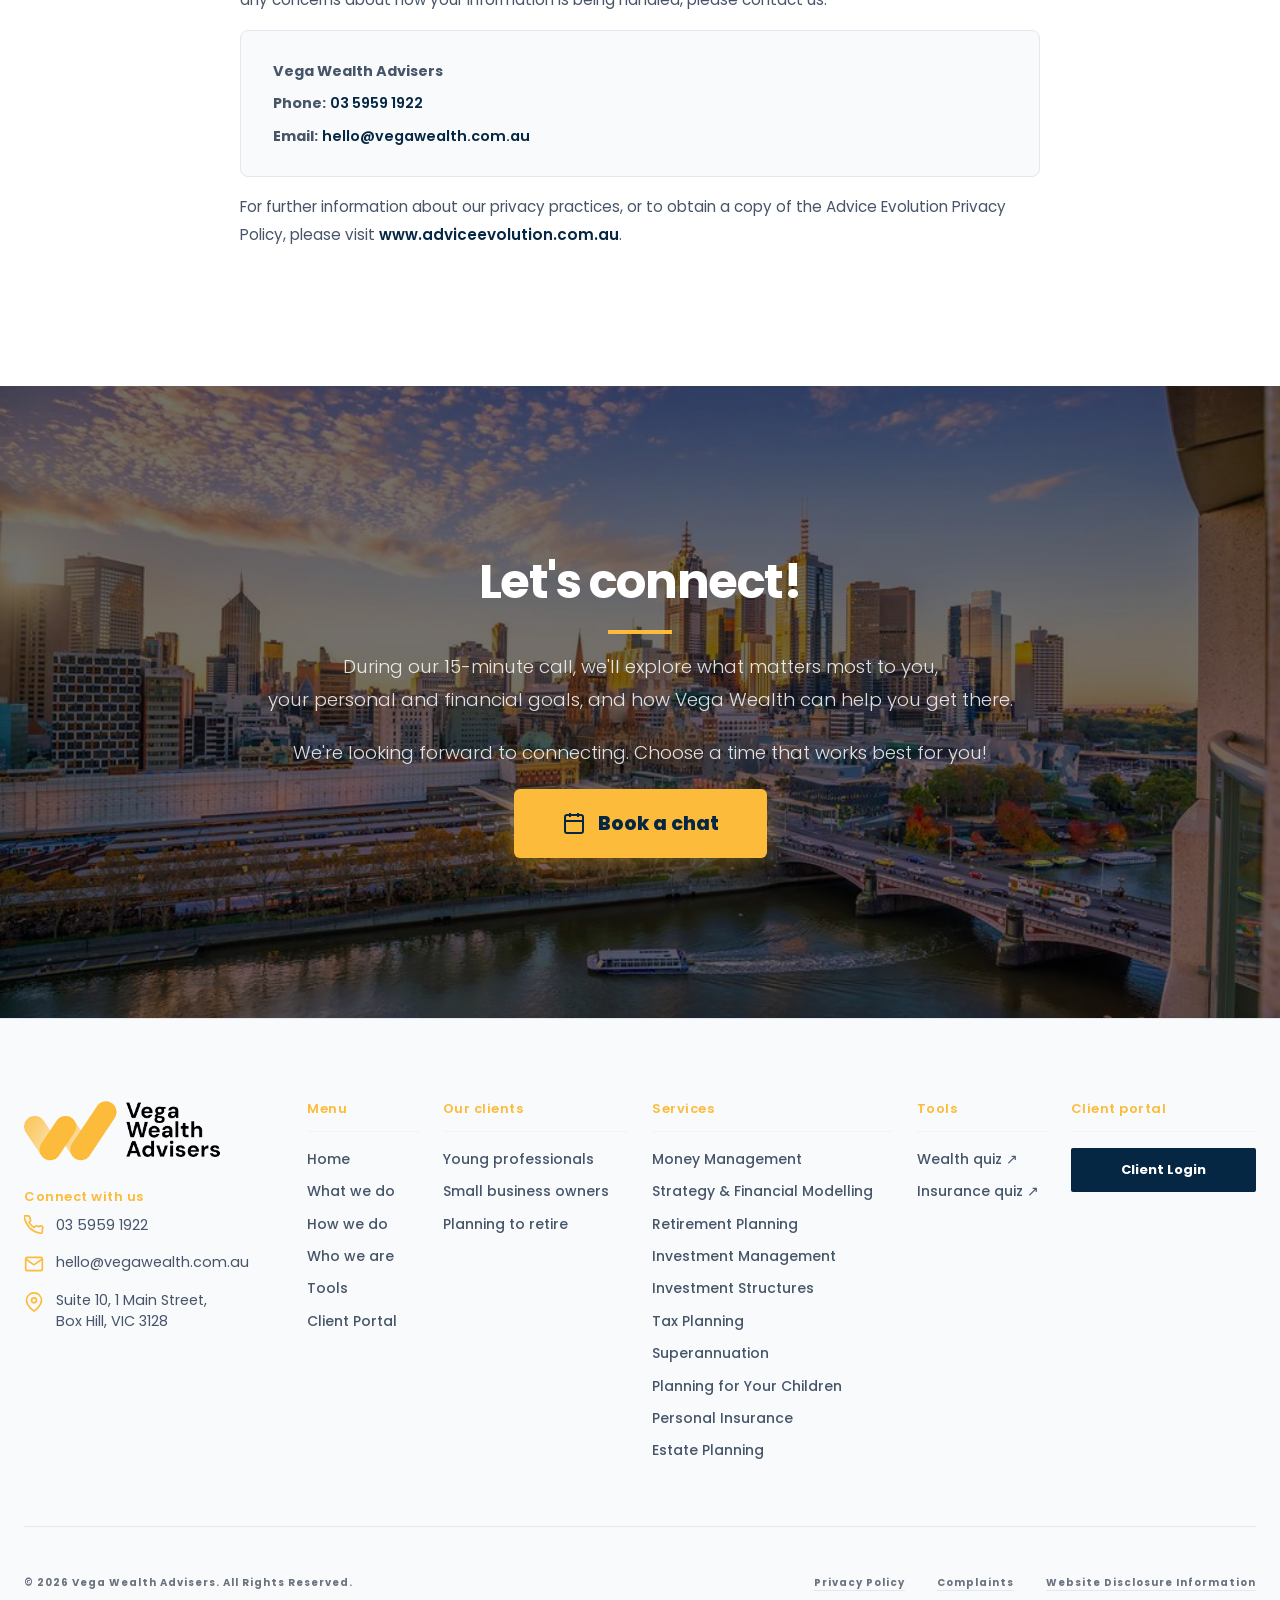
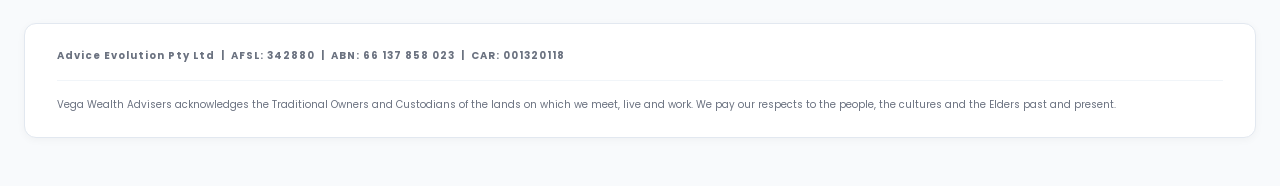
<file: website-disclosure-information.html>
<!DOCTYPE html>
<html lang="en">
<head>
<meta charset="UTF-8"/>
<link rel="icon" type="image/png" href="images/favicon_hq.png"/>
<meta name="viewport" content="width=device-width,initial-scale=1.0"/>
<title>Financial Services Guide & Disclosure | Vega Wealth Advisers</title>
<meta name="description" content="A guide to the services we provide and how Vega Wealth will work with you to achieve your goals. Includes fees, adviser profile, and your rights."/>
<link rel="canonical" href="https://vegawealth.com.au/website-disclosure-information.html"/>
<meta name="robots" content="index, follow"/>
<meta property="og:type" content="website"/>
<meta property="og:site_name" content="Vega Wealth"/>
<meta property="og:title" content="Financial Services Guide & Disclosure | Vega Wealth Advisers"/>
<meta property="og:description" content="A guide to the services we provide and how Vega Wealth will work with you to achieve your goals. Includes fees, adviser profile, and your rights."/>
<meta property="og:url" content="https://vegawealth.com.au/website-disclosure-information.html"/>
<meta property="og:image" content="https://vegawealth.com.au/images/social-card.jpeg"/>
<meta name="twitter:card" content="summary_large_image"/>
<meta name="twitter:title" content="Financial Services Guide & Disclosure | Vega Wealth Advisers"/>
<meta name="twitter:description" content="A guide to the services we provide and how Vega Wealth will work with you to achieve your goals. Includes fees, adviser profile, and your rights."/>
<meta name="twitter:image" content="https://vegawealth.com.au/images/social-card.jpeg"/>
<link rel="preconnect" href="https://fonts.googleapis.com"/>
<link rel="preconnect" href="https://fonts.gstatic.com" crossorigin/>
<link rel="stylesheet" href="shared.css"/>
<link href="https://fonts.googleapis.com/css2?family=Poppins:wght@300;400;500;600;700;900&display=swap" rel="stylesheet" media="print" onload="this.media='all'"/><noscript><link href="https://fonts.googleapis.com/css2?family=Poppins:wght@300;400;500;600;700;900&display=swap" rel="stylesheet"/></noscript>
<style>
*,*::before,*::after{box-sizing:border-box;margin:0;padding:0}
html{scroll-behavior:smooth}
body{font-family:'Poppins',sans-serif;color:#062743;background:#fff;overflow-x:hidden;padding-top:120px}
::selection{background:#FDBB3B4d;color:#062743}
a{text-decoration:none}
:root{--gold:#FDBB3B;--navy:#062743;--green:#045234}

/* ── NAV ── */
#vw-topbar{position:fixed;top:0;left:0;right:0;z-index:10000;background:var(--navy);height:40px;display:flex;align-items:center}
#vw-topbar .topbar-inner{max-width:1280px;margin:0 auto;padding:0 24px;display:flex;justify-content:flex-end;align-items:center;gap:24px;width:100%}
#vw-topbar .topbar-phone{display:flex;align-items:center;gap:8px;color:#fff;font-size:12px;font-weight:600;text-decoration:none;transition:color .2s}
#vw-topbar .topbar-phone:hover{color:var(--gold)}
#vw-topbar .topbar-phone svg{width:14px;height:14px;color:var(--gold);flex-shrink:0}
#vw-topbar .topbar-sep{width:1px;height:16px;background:rgba(255,255,255,.25)}
#vw-topbar .topbar-login{display:flex;align-items:center;gap:8px;color:#fff;font-size:12px;font-weight:600;text-decoration:none;cursor:pointer;background:none;border:none;transition:color .2s;padding:0}
#vw-topbar .topbar-login:hover{color:var(--gold)}
#vw-topbar .topbar-login svg{width:14px;height:14px;color:var(--gold);flex-shrink:0}

#vw-nav .vw-nav-inner{max-width:1280px;margin:0 auto;padding:16px 24px;display:flex;justify-content:space-between;align-items:center}
.vw-logo-btn{background:none;border:none;cursor:pointer;padding:0;transition:transform .3s}
.vw-logo-btn:hover{transform:scale(1.05)}
.vw-logo-btn img{height:48px;width:auto}
#vw-desktopnav{display:none;align-items:center;gap:40px}
@media(min-width:1024px){#vw-desktopnav{display:flex}}
.vw-navlink{background:none;border:none;cursor:pointer;color:var(--navy);font-size:13px;font-weight:600;transition:color .3s;padding:4px 0;position:relative}
.vw-navlink:hover,.vw-navlink.active{color:var(--gold)}
.vw-navlink.active::after{content:'';position:absolute;bottom:-4px;left:0;width:100%;height:2px;background:var(--gold)}
.vw-nav-actions{display:flex;gap:16px;padding-left:24px;border-left:1px solid #e2e8f0}
.vw-btn-meet{background:var(--gold);color:var(--navy);padding:10px 24px;border-radius:2px;font-weight:700;font-size:13px;text-decoration:none;transition:all .3s;display:inline-block}
.vw-btn-meet:hover{background:var(--navy);color:#fff}
.vw-btn-portal{background:var(--navy);color:#fff;border:none;cursor:pointer;padding:10px 24px;border-radius:2px;font-weight:700;font-size:10px;letter-spacing:.04em;transition:all .3s}
.vw-btn-portal:hover{background:var(--gold);color:var(--navy)}
.vw-hamburger{display:flex;background:none;border:none;cursor:pointer;color:var(--navy);padding:8px}
@media(min-width:1024px){.vw-hamburger{display:none}}
#vw-mobile-menu{display:none;background:#fff;border-top:1px solid #f1f5f9;padding:40px 24px;flex-direction:column;gap:32px;box-shadow:0 20px 40px rgba(0,0,0,.1)}
#vw-mobile-menu.open{display:flex}
#vw-mobile-menu .vw-navlink{text-align:left;font-size:13px}
.mob-actions{display:flex;flex-direction:column;gap:16px;padding-top:24px;border-top:1px solid #f1f5f9}
.mob-actions a,.mob-actions button{display:block;padding:16px;border-radius:2px;font-weight:700;font-size:14px;text-align:center;transition:all .3s;width:100%}
.mob-actions a{background:var(--gold);color:var(--navy);text-decoration:none}
.mob-actions button{background:var(--navy);color:#fff;border:none;cursor:pointer}

/* ── HERO ── */
#hero{padding:80px 24px 64px;background:#fff;border-bottom:1px solid #f1f5f9;position:relative;overflow:hidden}
#hero::after{content:'';position:absolute;top:0;right:0;width:33%;height:100%;background:#FDBB3B08;transform:skewX(-12deg) translateX(50%)}
#hero .hero-inner{max-width:800px;margin:0 auto;position:relative;z-index:10}
#hero .eyebrow{font-size:.875rem;font-weight:600;letter-spacing:.04em;color:#475569;border-left:3px solid var(--gold);padding-left:16px;margin-bottom:24px}
#hero h1{font-size:clamp(2rem,5vw,3.5rem);font-weight:900;color:var(--navy);line-height:1.1;letter-spacing:-.03em;margin-bottom:16px}
#hero .subtitle{font-size:1rem;color:#475569;font-weight:300;line-height:1.7;max-width:600px}
#hero .meta-row{display:flex;gap:32px;flex-wrap:wrap;margin-top:28px}
#hero .meta-item{font-size:.8rem;font-weight:600;letter-spacing:.04em;color:#6b7280}
#hero .meta-item span{color:var(--navy)}

/* ── CONTENT ── */
#content{padding:80px 24px;background:#fff}
#content .content-inner{max-width:800px;margin:0 auto}
.section-block{margin-bottom:56px}
.section-block h2{font-size:1.4rem;font-weight:700;color:var(--navy);margin-bottom:20px;padding-bottom:12px;border-bottom:2px solid var(--gold);display:inline-block}
.section-block h3{font-size:1rem;font-weight:700;color:var(--navy);margin-bottom:12px;margin-top:28px}
.section-block p{font-size:.95rem;color:#475569;line-height:1.85;font-weight:400;margin-bottom:16px}
.section-block ul{list-style:none;display:flex;flex-direction:column;gap:12px;margin-bottom:16px}
.section-block ul li{font-size:.95rem;color:#475569;line-height:1.8;padding-left:20px;position:relative}
.section-block ul li::before{content:'•';color:var(--gold);font-weight:900;position:absolute;left:0;top:0}
.info-box{background:#f8fafc;border-left:4px solid var(--gold);border-radius:0 8px 8px 0;padding:24px 28px;margin-bottom:24px}
.info-box p{margin-bottom:0;font-style:italic}
.contact-card{background:#f8fafc;border:1px solid #e2e8f0;border-radius:8px;padding:28px 32px;margin-top:16px;display:flex;flex-direction:column;gap:8px}
.contact-card p{font-size:.9rem;color:#475569;margin-bottom:0;line-height:1.7}
.contact-card a{color:var(--navy);font-weight:600;transition:color .3s}
.contact-card a:hover{color:var(--gold)}
.fee-table{width:100%;border-collapse:collapse;margin:16px 0 24px}
.fee-table th{background:var(--navy);color:#fff;padding:12px 16px;font-size:.8rem;font-weight:700;letter-spacing:.1em;text-align:left}
.fee-table td{padding:12px 16px;font-size:.875rem;color:#475569;border-bottom:1px solid #f1f5f9;vertical-align:top;line-height:1.7}
.fee-table tr:last-child td{border-bottom:none}
.fee-table tr:nth-child(even) td{background:#f8fafc}
.adviser-card{background:linear-gradient(135deg,var(--navy) 0%,#0a3a5c 100%);border-radius:12px;padding:40px;color:#fff;margin-bottom:32px}
.adviser-card .adv-name{font-size:1.5rem;font-weight:900;margin-bottom:4px}
.adviser-card .adv-title{font-size:.8rem;font-weight:600;letter-spacing:.04em;color:var(--gold);margin-bottom:24px}
.adviser-card .adv-asic{font-size:.8rem;color:rgba(255,255,255,.6);margin-bottom:24px}
.adviser-card .adv-email{font-size:.875rem;color:var(--gold)}
.qual-grid{display:grid;grid-template-columns:1fr 1fr;gap:12px;margin:16px 0}
@media(max-width:600px){.qual-grid{grid-template-columns:1fr}}
.qual-item{background:#f8fafc;border:1px solid #e2e8f0;border-radius:6px;padding:12px 16px;font-size:.875rem;color:#475569;font-weight:500}
.step-list{display:flex;flex-direction:column;gap:24px;margin-top:16px}
.step{display:flex;gap:20px;align-items:flex-start}
.step-num{background:var(--gold);color:var(--navy);width:36px;height:36px;border-radius:50%;display:flex;align-items:center;justify-content:center;font-weight:900;font-size:.875rem;flex-shrink:0;margin-top:2px}
.step-body h3{margin-top:0}
.step-body p{margin-bottom:0}
.independence-notice{background:#fff8e1;border:1px solid #FDBB3B;border-radius:8px;padding:20px 24px;margin-bottom:24px}
.independence-notice p{font-size:.875rem;color:#4a3800;margin-bottom:0;line-height:1.7}
.independence-notice strong{color:#062743}

/* ── FOOTER ── */
#vw-footer{background:#f8fafc;border-top:1px solid #e2e8f0;padding:80px 0 48px;color:var(--navy)}
#vw-footer .foot-inner{max-width:1280px;margin:0 auto;padding:0 24px}
#vw-footer .foot-grid{display:grid;grid-template-columns:1fr;gap:24px;padding-bottom:64px;border-bottom:1px solid #e2e8f0}
@media(min-width:768px){#vw-footer .foot-grid{grid-template-columns:1fr 1fr}}
@media(min-width:1024px){#vw-footer .foot-grid{grid-template-columns:1.4fr 0.6fr 1fr 1.3fr 0.7fr 1fr}}
#vw-footer .foot-logo{height:64px;width:auto;margin-bottom:24px}
#vw-footer .foot-contact{list-style:none;display:flex;flex-direction:column;gap:16px;margin-bottom:24px;padding:0}
#vw-footer .foot-contact li{display:flex;align-items:flex-start;gap:12px;font-size:.9rem;color:#475569}
#vw-footer .foot-contact li svg{width:20px;height:20px;color:var(--gold);flex-shrink:0;margin-top:2px}
#vw-footer .socials{display:flex;gap:12px}
#vw-footer .socials a{width:40px;height:40px;border-radius:50%;background:#fff;border:1px solid #e2e8f0;display:flex;align-items:center;justify-content:center;box-shadow:0 2px 6px rgba(0,0,0,.06);transition:background .3s}
#vw-footer .socials a:hover{background:var(--gold)}
#vw-footer .socials a svg{width:16px;height:16px;color:var(--navy)}
#vw-footer h4{font-size:13px;font-weight:600;letter-spacing:.04em;color:var(--gold);padding-bottom:12px;border-bottom:1px solid #f1f5f9;margin-bottom:16px}
#vw-footer ul.foot-list{list-style:none;padding:0;display:flex;flex-direction:column;gap:10px}
#vw-footer ul.foot-list li,#vw-footer ul.foot-list button{font-size:.875rem;color:#475569;font-weight:500;background:none;border:none;cursor:pointer;text-align:left;padding:0;transition:color .3s;line-height:1.6}
#vw-footer ul.foot-list li:hover,#vw-footer ul.foot-list button:hover{color:var(--gold)}
#vw-footer .btn-portal-foot{width:100%;background:var(--navy);color:#fff;border:none;cursor:pointer;padding:12px 24px;border-radius:2px;font-weight:700;font-size:13px;transition:all .3s}
#vw-footer .btn-portal-foot:hover{background:var(--gold);color:var(--navy)}
#vw-footer .foot-bottom{padding-top:48px;display:flex;flex-direction:column;gap:32px}
#vw-footer .foot-legal-row{display:flex;flex-direction:column;gap:16px;font-size:10px;font-weight:700;letter-spacing:.1em;color:#6b7280}
@media(min-width:768px){#vw-footer .foot-legal-row{flex-direction:row;align-items:center;justify-content:space-between}}
#vw-footer .foot-legal-row a{color:#6b7280;text-decoration:underline;text-decoration-color:#e2e8f0;text-underline-offset:4px;transition:color .3s}
#vw-footer .foot-legal-row a:hover{color:var(--gold)}
#vw-footer .foot-policy-links{display:flex;gap:32px;flex-wrap:wrap}
#vw-footer .compliance-box{background:#fff;padding:24px 32px;border-radius:12px;border:1px solid #e2e8f0;box-shadow:0 2px 8px rgba(0,0,0,.04);display:flex;flex-direction:column;gap:16px}
#vw-footer .comp-abn{font-size:10px;font-weight:700;letter-spacing:.1em;color:#6b7280}
#vw-footer .comp-ack{font-size:10px;color:#6b7280;font-style:normal;border-top:1px solid #f1f5f9;padding-top:16px;line-height:1.6}
/* ── DROPDOWN ── */
.vw-dropdown{position:relative}
.vw-dropdown::after{content:'';position:absolute;top:100%;left:-8px;right:-8px;height:16px}
.vw-dropdown-btn{display:flex!important;align-items:center;gap:5px}
.vw-dropdown-menu{display:none;position:absolute;top:calc(100% + 16px);left:50%;transform:translateX(-50%);background:#fff;border:1px solid #e2e8f0;border-radius:8px;padding:8px;min-width:180px;box-shadow:0 8px 24px rgba(0,0,0,.12);z-index:200;white-space:nowrap}
.vw-dropdown:hover .vw-dropdown-menu{display:block}
.vw-dropdown-menu a{display:block;padding:10px 16px;font-size:10px;font-weight:700;letter-spacing:.04em;color:var(--navy);border-radius:4px;transition:background .2s;text-decoration:none}
.vw-dropdown-menu a:hover{background:var(--gold)}
.vw-dropdown-menu::before{content:'';position:absolute;top:-6px;left:50%;transform:translateX(-50%);border-left:6px solid transparent;border-right:6px solid transparent;border-bottom:6px solid #e2e8f0}
.vw-dropdown-menu::after{content:'';position:absolute;top:-5px;left:50%;transform:translateX(-50%);border-left:6px solid transparent;border-right:6px solid transparent;border-bottom:6px solid #fff}
.mob-quiz-links{display:flex;flex-direction:column;gap:8px;padding-left:16px;border-left:2px solid var(--gold)}
.mob-quiz-links a{font-size:10px;font-weight:700;letter-spacing:.04em;color:#475569;text-decoration:none;transition:color .2s}
.mob-quiz-links a:hover{color:var(--gold)}
@media(max-width:430px){body{padding-top:108px}#vw-topbar{height:36px}#vw-nav{top:36px}#vw-nav .vw-nav-inner{padding:12px 16px}.vw-logo-btn img{height:40px}.container,.container-md{padding:0 16px}}
@media(min-width:1440px){.container{max-width:1400px}.container-md{max-width:1280px}}
</style>
<script type="application/ld+json">
{
  "@context": "https://schema.org",
  "@type": "WebPage",
  "name": "Financial Services Guide & Disclosure | Vega Wealth Advisers",
  "url": "https://vegawealth.com.au/website-disclosure-information",
  "description": "A guide to the services Vega Wealth provides and how we will work with you to achieve your goals. Includes fees, adviser profile, and your rights.",
  "publisher": {"@type":"FinancialService","name":"Vega Wealth","url":"https://vegawealth.com.au"},
  "inLanguage": "en-AU",
  "about": {"@type":"Thing","name":"Financial Services Guide","description":"Vega Wealth's Financial Services Guide (FSG) and disclosure information for clients and prospective clients."}
}
</script>
</head>
<body>

<div id="vw-topbar">
  <div class="topbar-inner">
    <a href="tel:0359591922" class="topbar-phone">
      <svg fill="none" stroke="currentColor" stroke-width="2" viewBox="0 0 24 24"><path d="M22 16.92v3a2 2 0 01-2.18 2 19.79 19.79 0 01-8.63-3.07A19.5 19.5 0 013.07 9.81a19.79 19.79 0 01-3.07-8.68A2 2 0 012 1h3a2 2 0 012 1.72c.127.96.361 1.903.7 2.81a2 2 0 01-.45 2.11L6.09 8.91a16 16 0 006 6l1.27-1.27a2 2 0 012.11-.45c.907.339 1.85.573 2.81.7A2 2 0 0122 16.92z"/></svg>
      03 5959 1922
    </a>
    <div class="topbar-sep"></div>
    <button class="topbar-login" onclick="window.location.href='client-portal'">
      <svg fill="none" stroke="currentColor" stroke-width="2" viewBox="0 0 24 24"><path d="M20 21v-2a4 4 0 00-4-4H8a4 4 0 00-4 4v2"/><circle cx="12" cy="7" r="4"/></svg>
      Client login
    </button>
  </div>
</div>

<nav id="vw-nav">
  <div class="vw-nav-inner">
    <button class="vw-logo-btn" onclick="window.location.href='/'" aria-label="Vega Wealth Home">
      <img src="images/vegawealth_logo_lq.png" alt="Vega Wealth" width="150" height="48"/>
    </button>
    <div id="vw-desktopnav">
      <button class="vw-navlink" onclick="window.location.href='what-we-do'">What we do</button>
      <button class="vw-navlink" onclick="window.location.href='how-we-do'">How we do</button>
      <button class="vw-navlink" onclick="window.location.href='who-we-are'">Who we are</button>
      <div class="vw-dropdown">
        <button class="vw-navlink vw-dropdown-btn">Tools <svg width="12" height="12" fill="none" stroke="currentColor" stroke-width="2.5" viewBox="0 0 24 24"><polyline points="6 9 12 15 18 9"/></svg></button>
        <div class="vw-dropdown-menu">
          <a href="https://score.vegawealth.com.au/passive-income" target="_blank" rel="noopener">Wealth quiz &#8599;</a>
          <a href="https://score.vegawealth.com.au/personal-insurance" target="_blank" rel="noopener">Insurance quiz &#8599;</a>
        </div>
      </div>
      <div class="vw-nav-actions">
        <a href="consult" class="vw-btn-meet">Meet an adviser</a>
      </div>
    </div>
    <button class="vw-hamburger" id="vw-hamburgerBtn" onclick="vwToggleMenu()" aria-label="Menu">
      <svg id="vw-iconMenu" width="24" height="24" fill="none" stroke="currentColor" stroke-width="2" viewBox="0 0 24 24"><line x1="3" y1="12" x2="21" y2="12"/><line x1="3" y1="6" x2="21" y2="6"/><line x1="3" y1="18" x2="21" y2="18"/></svg>
      <svg id="vw-iconClose" width="24" height="24" fill="none" stroke="currentColor" stroke-width="2" viewBox="0 0 24 24" style="display:none"><line x1="18" y1="6" x2="6" y2="18"/><line x1="6" y1="6" x2="18" y2="18"/></svg>
    </button>
  </div>
  <div id="vw-mobile-menu">
    <button class="vw-navlink" onclick="window.location.href='what-we-do'">What we do</button>
    <button class="vw-navlink" onclick="window.location.href='how-we-do'">How we do</button>
    <button class="vw-navlink" onclick="window.location.href='who-we-are'">Who we are</button>
    <div>
      <button class="vw-navlink">Tools</button>
      <div class="mob-quiz-links">
        <a href="https://score.vegawealth.com.au/passive-income" target="_blank" rel="noopener">Wealth quiz &#8599;</a>
        <a href="https://score.vegawealth.com.au/personal-insurance" target="_blank" rel="noopener">Insurance quiz &#8599;</a>
      </div>
    </div>
    <div class="mob-actions">
      <a href="consult">Meet an adviser</a>
      <button onclick="window.location.href='client-portal'">Client login</button>
    </div>
  </div>
</nav>

<main>
<!-- HERO -->
<section id="hero">
  <div class="hero-inner">
    <p class="eyebrow">Legal &amp; Compliance</p>
    <h1>Website Disclosure Information</h1>
    <p class="subtitle">A guide to the services we provide and how we will work with you to achieve your goals.</p>
    <div class="meta-row">
      <div class="meta-item">Version <span>WDI 1.0</span></div>
      <div class="meta-item">Issue Date <span>March 2026</span></div>
      <div class="meta-item">Adviser <span>Moiz Mandani</span></div>
    </div>
  </div>
</section>

<!-- CONTENT -->
<section id="content">
  <div class="content-inner">

    <!-- IMPORTANT NOTICE -->
    <div class="section-block">
      <h2>Important Notice</h2>
      <p>Before we provide you with financial advice, you should read this Website Disclosure Information (WDI). It contains the following important information to help you decide whether to use our services:</p>
      <ul>
        <li>Who we are</li>
        <li>Advice we provide</li>
        <li>How we are paid</li>
        <li>Who to contact if you have a complaint</li>
      </ul>
      <div class="independence-notice">
        <p><strong>Lack of Independence Disclosure:</strong> Advice Evolution is owned by advisers and has an open approved products list, however, as we continue to be paid commissions for life insurance products and receive fees based on the asset value of some investments, we must disclose this lack of independence.</p>
      </div>
    </div>

    <!-- ABOUT OUR PRACTICE -->
    <div class="section-block">
      <h2>About Our Practice</h2>
      <p>Vega Wealth Advisers Pty Ltd, corporate authorised representative (CAR), number 1320118, trading as Vega Wealth Advisers, is authorised to provide financial services on behalf of Advice Evolution Pty Ltd.</p>
      <p>Our business was established by Moiz Mandani in 2026, and we have an office in Box Hill. We offer comprehensive financial planning advice to assist clients develop a structured financial plan that helps them achieve their lifetime goals. We will provide you with strategies that allow you to take control of your own financial future and build relationships with you and your family to secure each generation's financial well-being.</p>
      <div class="contact-card">
        <p><strong>Practice name:</strong> Vega Wealth Advisers</p>
        <p><strong>Physical address:</strong> Suite 10, 1 Main Street Box Hill Vic 3128</p>
        <p><strong>Mailing address:</strong> PO Box 8 Forest Hill Vic 3131</p>
        <p><strong>Phone:</strong> <a href="tel:0359591922">03 5959 1922</a></p>
        <p><strong>Email:</strong> <a href="mailto:hello@vegawealth.com.au">hello@vegawealth.com.au</a></p>
        <p><strong>Web:</strong> <a href="https://vegawealth.com.au" target="_blank" rel="noopener">vegawealth.com.au</a></p>
      </div>
    </div>

    <!-- WHY CHOOSE US -->
    <div class="section-block">
      <h2>Why Choose Us</h2>
      <p>We aim to provide personalised and responsible advice suited to your objectives, and believe that sound advice and planning is the key to improving your financial position.</p>
      <ul>
        <li>We undertake continuous professional development to keep us up to date with all applicable legislative, strategy and product changes.</li>
        <li>We have access to technical, risk and investment research professionals who provide additional analysis on strategies and products.</li>
        <li>We will help you determine your goals and weigh up different investment strategies to achieve them.</li>
        <li>We turn your thoughts into action — no secret formulas, just a solid plan to achieve your goals over time.</li>
      </ul>
      <p>Advice Evolution Pty Ltd maintains a broad approved product list containing investment and insurance products that have been researched by at least 2 research houses.</p>
    </div>

    <!-- DOCUMENTS YOU MAY RECEIVE -->
    <div class="section-block">
      <h2>Documents You May Receive</h2>
      <p>Our advice will be provided to you in a financial plan, known as a <strong>Statement of Advice (SOA)</strong>. The financial plan contains a summary of your goals, our strategies and financial product recommendations to achieve your goals. It also provides detailed information about the fees, costs and other benefits we will receive as a result of the advice provided.</p>
      <p>We will keep a record of any further advice we provide. You may request a copy by contacting our office.</p>
      <p>You will also receive a <strong>Product Disclosure Statement (PDS)</strong> if we have recommended you invest in or purchase a financial product. The PDS contains key features of the recommended product, significant benefits, risks and the fees you pay the product provider to professionally manage your investment or insurance.</p>
      <p>You may also receive an ongoing or <strong>Annual Agreement</strong> which will outline how we monitor your strategy and portfolio to ensure they remain the best available to achieve your goals.</p>
      <p>You should read any warnings contained in your financial plan, the PDS or IDPS guides carefully before making any decision relating to a financial strategy or product.</p>
      <p>You can contact us with any questions relating to your financial products.</p>
    </div>

    <!-- FINANCIAL PLANNING PROCESS -->
    <div class="section-block">
      <h2>Our Financial Planning Process</h2>
      <p>Everyone has different circumstances, needs and goals. We treat everyone as an individual, but follow a defined process to make sure you know what to expect from us.</p>
      <div class="step-list">
        <div class="step">
          <div class="step-num">1</div>
          <div class="step-body">
            <h3>Identifying where you want to be</h3>
            <p>We help you identify your financial and lifestyle goals and explain the services we offer. The type of advice you need could depend on your life stage, the amount of money you want to invest and the complexity of your affairs.</p>
            <p>We will help you to identify the issues that need to be addressed to meet your goals. You can then decide whether you want our advice to meet a single need or a broad range of issues.</p>
          </div>
        </div>
        <div class="step">
          <div class="step-num">2</div>
          <div class="step-body">
            <h3>Considering opportunities and risks</h3>
            <p>Good personal advice starts with having an understanding of your current situation. We take a close look at your current financial situation – assets, debts, income, expenses and insurance, and explore the options to reach your goals.</p>
          </div>
        </div>
        <div class="step">
          <div class="step-num">3</div>
          <div class="step-body">
            <h3>Bridging the gap</h3>
            <p>Based on our research, we will recommend a strategy to bridge the gap between where you are now and where you want to be.</p>
          </div>
        </div>
        <div class="step">
          <div class="step-num">4</div>
          <div class="step-body">
            <h3>Bringing your plan to life</h3>
            <p>We work closely with you to implement your financial plan. We help you to complete any necessary paperwork and are available to attend meetings with your accountant, solicitor and general insurer so that your strategy is implemented efficiently.</p>
          </div>
        </div>
        <div class="step">
          <div class="step-num">5</div>
          <div class="step-body">
            <h3>Staying on track with regular annual or ongoing advice</h3>
            <p>Time goes on and circumstances and needs change. The final step in our advice process ensures your financial plan remains on track, by providing you with regular ongoing or annual advice.</p>
            <p>We will design an annual or ongoing service program so your plan remains up to date.</p>
          </div>
        </div>
      </div>
      <div class="info-box" style="margin-top:32px">
        <p><strong>Transaction services</strong></p>
        <p>If you would like us to help you complete a particular transaction without our advice, we can take your instructions and arrange for the transaction to be completed without providing any.</p>
        <p>It is important to understand that in these circumstances we will generally ask you to confirm your instructions in writing and to sign a letter that acknowledges you have declined our offer of advice as well as understand the risks of a transaction service. You will be provided with a copy of the letter for your own records.</p>
      </div>
    </div>

    <!-- FEES -->
    <div class="section-block">
      <h2>Fees</h2>
      <p>The fees charged for our advice are designed to be fair and clear. Your advice fees will be calculated at the time we provide you with personal advice and will be outlined in your SOA or Advice Agreement, inclusive of GST.</p>

      <table class="fee-table">
        <thead>
          <tr><th>Fee Type</th><th>Description</th></tr>
        </thead>
        <tbody>
          <tr><td><strong>Consultation Fee</strong></td><td>Up to $330 for a consultation.</td></tr>
          <tr><td><strong>Advice Fee</strong></td><td>Covers the cost of researching and preparing your financial plan. Can be a flat fee with an additional performance or risk margin depending on size and complexity.</td></tr>
          <tr><td><strong>Advice Implementation Fee</strong></td><td>Covers the administrative time spent implementing recommended strategies and products. Calculated on estimated time to complete the task.</td></tr>
          <tr><td><strong>Admin Fee</strong></td><td>Charged for any other admin services provided.</td></tr>
          <tr><td><strong>Hourly Rate</strong></td><td>Adviser time: $330/h &nbsp;|&nbsp; Admin staff: $110/h</td></tr>
          <tr><td><strong>Annual / Ongoing Advice</strong></td><td>Covers keeping your strategy and investments current, up to date, and any services provided by the practice. Detailed in a separate document at the time of advice.</td></tr>
        </tbody>
      </table>

      <h3>Life Insurance Payments</h3>
      <p>Advice Evolution Pty Ltd will receive commission directly from the product provider based on a percentage of the insurance premium paid. Commissions are deducted from the premium by the product provider and are not paid directly by you.</p>
      <ul>
        <li><strong>Initial commission:</strong> A one-off commission paid at the inception of an insurance policy, ranging from 11% to 66% of the initial premium paid.</li>
        <li><strong>Ongoing commission:</strong> Part of the product provider's ongoing charges, paid every year that the insurance policy is retained.</li>
      </ul>

      <h3>Payment Methods</h3>
      <ul>
        <li>BPay, direct debit (credit card or savings), cheque</li>
        <li>Deduction from your investment</li>
        <li>Ongoing fees may be deducted annually, monthly, or quarterly</li>
        <li>Annual or ongoing advice fees may increase each year in line with CPI or by a fixed amount or percentage as agreed</li>
      </ul>
    </div>

    <!-- ABOUT ADVICE EVOLUTION -->
    <div class="section-block">
      <h2>About Advice Evolution Pty Ltd</h2>
      <div class="contact-card">
        <p><strong>Advice Evolution Pty Ltd</strong></p>
        <p>ABN: 66 137 858 023 &nbsp;|&nbsp; Australian Financial Services Licence: 342880</p>
        <p>Suite 302, 20 Bungan Street, MONA VALE NSW 2103</p>
        <p><a href="https://www.adviceevolution.com.au" target="_blank" rel="noopener">www.adviceevolution.com.au</a></p>
      </div>
      <p style="margin-top:16px">Advice Evolution Pty Ltd has approved the distribution of this Website Disclosure Information.</p>
    </div>

    <!-- PRIVACY AND DISCLOSURE -->
    <div class="section-block">
      <h2>Privacy &amp; Disclosure</h2>
      <p>Your privacy is important to us. As part of the financial planning process, we need to collect information about you. Where possible we will obtain that information directly from you, but if authorised by you we may also obtain it from other sources such as your employer or accountant.</p>
      <p>We are also required under the Anti-Money-Laundering and Counter-Terrorism Financing Act (AML/CTF) 2006 to implement client identification processes. We will need you to present identification documents such as passports and driver's licences in order to meet our obligations.</p>
      <p>We keep your personal information confidential and only use it in accordance with our Privacy Policy. Some of the ways we may use this information:</p>
      <ul>
        <li>Your financial adviser and Advice Evolution may have access to this information when providing financial advice or services to you.</li>
        <li>Your information is only disclosed to other parties as are necessary for us to provide our services, including fund managers, life companies, other Licensees and related parties.</li>
        <li>In certain situations, some parties we share information with may be in, or have operations in, other countries. Appropriate data handling and security arrangements will be in place.</li>
        <li>Your information may be used to provide ongoing information about opportunities relevant to your financial needs through direct marketing (subject to your ability to opt-out).</li>
        <li>Your information may be disclosed as required or authorised by law and to anyone authorised by you.</li>
      </ul>
      <div class="info-box">
        <p>For a copy of Advice Evolution's Privacy Policy visit <strong>www.adviceevolution.com.au</strong> or contact us. The policy contains information about how to make a complaint about a breach of the Australian Privacy Principles.</p>
      </div>
    </div>

    <!-- PROFESSIONAL INDEMNITY -->
    <div class="section-block">
      <h2>Professional Indemnity Insurance</h2>
      <p>Professional indemnity insurance is maintained by Advice Evolution Pty Ltd to cover advice, actions and recommendations which have been authorised by Advice Evolution Pty Ltd and provided by your adviser. The insurance satisfies the requirements imposed by the Corporations Act 2001 and financial services regulations.</p>
    </div>

    <!-- COMPLAINTS -->
    <div class="section-block">
      <h2>Complaints</h2>
      <p>If you have any complaints about the services provided to you, please follow these steps:</p>
      <ul>
        <li>Contact your financial adviser and tell them about your complaint.</li>
        <li>If not satisfactorily resolved within three days, contact Advice Evolution Pty Ltd on <strong>042 622 8737</strong> or email <strong>admin@adviceevolution.com.au</strong>.</li>
        <li>Advice Evolution will acknowledge your complaint and provide a formal written response within a <strong>30-day period</strong>.</li>
        <li>If still unresolved, you may lodge a complaint with AFCA — website: <a href="https://www.afca.org.au" target="_blank" rel="noopener">www.afca.org.au</a>, phone: <a href="tel:1800931678">1800 931 678</a> (free call).</li>
      </ul>
      <p>For full details, see our <a href="complaints" style="color:var(--navy);font-weight:600;text-decoration:underline">Complaints page</a>.</p>
    </div>

    <!-- ADVISER PROFILE -->
    <div class="section-block">
      <h2>Adviser Profile</h2>
      <p style="font-size:.8rem;color:#6b7280;margin-bottom:24px">Version 1.0 &nbsp;|&nbsp; Date Issued: 16 March 2026 &nbsp;|&nbsp; This profile is only complete when the business profile is attached.</p>

      <div class="adviser-card">
        <div class="adv-name">Moiz Mandani</div>
        <div class="adv-title">Financial Adviser</div>
        <div class="adv-asic">ASIC Number: 001244853 &nbsp;|&nbsp; Authorised Representative of Advice Evolution Pty Ltd</div>
        <div class="adv-email">moiz@vegawealth.com.au</div>
      </div>

      <h3>Education &amp; Qualifications</h3>
      <div class="qual-grid">
        <div class="qual-item">Bachelor of Commerce (Accounting &amp; Finance) — Swinburne University</div>
        <div class="qual-item">Chartered Financial Analyst (CFA) Level 1, Passed</div>
        <div class="qual-item">SMSF Specialist Advisor™ / SSA®</div>
        <div class="qual-item">Certified Financial Planner®</div>
      </div>

      <h3>Experience</h3>
      <p>Moiz has over twelve years of experience in the Financial Services industry, with the last ten years as a Financial Adviser with NAB Financial Planning, MLC Advice, and Bridges Financial Services. He has helped hundreds of Australians achieve their goals and be on the journey to their ideal life.</p>

      <h3>Memberships</h3>
      <p>Moiz is a Certified Financial Planner® practitioner and a member of the Financial Planning Association of Australia. He is also an SMSF Association SMSF Specialist Advisor.</p>

      <h3>Advice your adviser can provide</h3>
      <p>Moiz can provide strategic advice and arrange the following types of financial products and strategies:</p>

      <div style="display:grid;grid-template-columns:1fr 1fr;gap:32px;margin-top:16px">
        <div>
          <h3 style="color:var(--gold);font-size:.8rem;letter-spacing:.04em;margin-bottom:12px">Strategies</h3>
          <ul>
            <li>Aged care accommodation</li>
            <li>Centrelink planning</li>
            <li>Investment planning</li>
            <li>Superannuation planning</li>
            <li>Pre-retirement &amp; retirement planning</li>
            <li>Estate planning considerations</li>
            <li>Risk and insurance analysis</li>
            <li>Business succession planning</li>
            <li>Salary packaging advice</li>
            <li>Gearing strategies</li>
            <li>Savings and wealth creation strategies</li>
          </ul>
        </div>
        <div>
          <h3 style="color:var(--gold);font-size:.8rem;letter-spacing:.04em;margin-bottom:12px">Products</h3>
          <ul>
            <li>Self-managed super funds</li>
            <li>Direct shares</li>
            <li>Cash management trusts</li>
            <li>Retirement income streams</li>
            <li>Retail &amp; wholesale managed investment schemes</li>
            <li>Master trust products</li>
            <li>Superannuation products</li>
            <li>Personal and group insurance</li>
            <li>Business succession insurance</li>
            <li>Margin lending facilities</li>
            <li>Socially responsible investments</li>
          </ul>
        </div>
      </div>

      <h3 style="margin-top:32px">How the adviser is paid</h3>
      <p>Advice Evolution Pty Ltd will retain 2% of the gross revenue received for recommended financial services and/or products. Advice Evolution Pty Ltd will pay Vega Wealth Advisers Pty Ltd 98% of the gross revenue received. Moiz has equity in Vega Wealth Advisers Pty Ltd and may receive capital and profit related benefits.</p>
      <p>Vega Wealth Advisers Pty Ltd maintains a register of any non-monetary benefits received between $100–$300. If you would like a copy of either benefits register, please ask your adviser.</p>

      <h3 style="margin-top:32px">Other benefits your adviser may receive</h3>
      <p>From time to time, product providers may provide our advisers with non-monetary benefits such as training, professional development, software, and other support. These benefits are documented in a register maintained by Vega Wealth Advisers Pty Ltd. A copy of this register is available upon request.</p>
      <p>These benefits do not influence the advice provided to you. Our advisers are required to act in your best interests at all times.</p>
    </div>

    <!-- APPENDIX: PRIVACY COLLECTION STATEMENT -->
    <div class="section-block">
      <h2>Appendix: Privacy collection statement</h2>
      <p>Vega Wealth Advisers Pty Ltd collects personal information about you in order to provide you with financial advice and other services. This information may include your name, address, date of birth, tax file number, financial details and other relevant information.</p>
      <p>We collect this information directly from you and, where authorised, from third parties such as your employer, accountant or other advisers. This information is used to:</p>
      <ul>
        <li>Assess your financial situation and provide appropriate advice</li>
        <li>Implement financial strategies and products</li>
        <li>Manage your ongoing financial affairs</li>
        <li>Meet our legal and regulatory obligations</li>
      </ul>
      <p>Your personal information will be handled in accordance with the Privacy Act 1988 (Cth) and the Australian Privacy Principles. We will not disclose your information to third parties without your consent, except as required by law or as necessary to provide our services.</p>
      <p>You have the right to access and correct your personal information at any time. To do so, or if you have any concerns about how your information is being handled, please contact us:</p>
      <div class="contact-card">
        <p><strong>Vega Wealth Advisers</strong></p>
        <p><strong>Phone:</strong> <a href="tel:0359591922">03 5959 1922</a></p>
        <p><strong>Email:</strong> <a href="mailto:hello@vegawealth.com.au">hello@vegawealth.com.au</a></p>
      </div>
      <p style="margin-top:16px">For further information about our privacy practices, or to obtain a copy of the Advice Evolution Privacy Policy, please visit <a href="https://www.adviceevolution.com.au" target="_blank" rel="noopener" style="color:var(--navy);font-weight:600">www.adviceevolution.com.au</a>.</p>
    </div>

  </div>
</section>

<!-- ══ CTA SECTION ══ -->
<section id="cta-section">
  <div class="cta-wrap">
    <div class="cta-card">
      <div class="cta-bg">
        <img src="images/call-to-action.jpg" alt="Consultation" loading="lazy" width="1280" height="720"/>
      </div>
      <div class="cta-content">
        <h2>Let's connect!</h2>
        <div class="cta-divider"></div>
        <p>
          During our 15-minute call, we'll explore what matters most to you,<br/>your personal and financial goals, and how Vega Wealth can help you get there.
        </p>
        <p>We're looking forward to connecting. Choose a time that works best for you!</p>
        <a href="consult" class="cta-btn">
          <svg width="24" height="24" fill="none" stroke="currentColor" stroke-width="2" viewBox="0 0 24 24"><rect x="3" y="4" width="18" height="18" rx="2"/><line x1="16" y1="2" x2="16" y2="6"/><line x1="8" y1="2" x2="8" y2="6"/><line x1="3" y1="10" x2="21" y2="10"/></svg>
          Book a chat
        </a>
      </div>
    </div>
  </div>
</section>
</main>

<!-- ══ FOOTER ══ -->
<footer id="vw-footer">
  <div class="foot-inner">
    <div class="foot-grid">
      <div>
        <a href="/"><img src="images/vegawealth_logo_lq.png" alt="Vega Wealth" class="foot-logo" width="150" height="48"/></a>
        <p style="font-size:13px;font-weight:600;letter-spacing:.04em;color:var(--gold);margin-bottom:8px">Connect with us</p>
        <div style="display:flex;align-items:center;gap:12px;font-size:.9rem;color:#475569;margin-bottom:16px">
          <svg width="20" height="20" fill="none" stroke="currentColor" stroke-width="2" viewBox="0 0 24 24" style="color:var(--gold);flex-shrink:0"><path d="M22 16.92v3a2 2 0 01-2.18 2 19.79 19.79 0 01-8.63-3.07A19.5 19.5 0 013.07 9.81a19.79 19.79 0 01-3.07-8.68A2 2 0 012 1h3a2 2 0 012 1.72c.127.96.361 1.903.7 2.81a2 2 0 01-.45 2.11L6.09 8.91a16 16 0 006 6l1.27-1.27a2 2 0 012.11-.45c.907.339 1.85.573 2.81.7A2 2 0 0122 16.92z"/></svg>
          03 5959 1922
        </div>
        <ul class="foot-contact">
          <li><svg fill="none" stroke="currentColor" stroke-width="2" viewBox="0 0 24 24"><path d="M4 4h16c1.1 0 2 .9 2 2v12c0 1.1-.9 2-2 2H4c-1.1 0-2-.9-2-2V6c0-1.1.9-2 2-2z"/><polyline points="22,6 12,13 2,6"/></svg>hello@vegawealth.com.au</li>
          <li><svg fill="none" stroke="currentColor" stroke-width="2" viewBox="0 0 24 24"><path d="M21 10c0 7-9 13-9 13s-9-6-9-13a9 9 0 0118 0z"/><circle cx="12" cy="10" r="3"/></svg>Suite 10, 1 Main Street,<br/>Box Hill, VIC 3128</li>
        </ul>
      </div>
      <div>
        <h4>Menu</h4>
        <ul class="foot-list">
          <li><button onclick="window.location.href='/'">Home</button></li>
          <li><button onclick="window.location.href='what-we-do'">What we do</button></li>
          <li><button onclick="window.location.href='how-we-do'">How we do</button></li>
          <li><button onclick="window.location.href='who-we-are'">Who we are</button></li>
          <li><button onclick="window.location.href='/#discovery'">Tools</button></li>
          <li><button onclick="window.location.href='client-portal'">Client Portal</button></li>
        </ul>
      </div>
      <div>
        <h4>Our clients</h4>
        <ul class="foot-list">
          <li><button onclick="window.location.href='/#wealth'">Young professionals</button></li>
          <li><button onclick="window.location.href='/#wealth'">Small business owners</button></li>
          <li><button onclick="window.location.href='/#wealth'">Planning to retire</button></li>
        </ul>
      </div>
      <div>
        <h4>Services</h4>
        <ul class="foot-list">
          <li><button onclick="window.location.href='what-we-do#money-management'">Money Management</button></li>
          <li><button onclick="window.location.href='what-we-do#strategy-and-financial-modelling'">Strategy &amp; Financial Modelling</button></li>
          <li><button onclick="window.location.href='what-we-do#retirement-planning'">Retirement Planning</button></li>
          <li><button onclick="window.location.href='what-we-do#investment-management'">Investment Management</button></li>
          <li><button onclick="window.location.href='what-we-do#investment-structures'">Investment Structures</button></li>
          <li><button onclick="window.location.href='what-we-do#tax-planning'">Tax Planning</button></li>
          <li><button onclick="window.location.href='what-we-do#superannuation'">Superannuation</button></li>
          <li><button onclick="window.location.href='what-we-do#planning-for-your-children'">Planning for Your Children</button></li>
          <li><button onclick="window.location.href='what-we-do#personal-insurance'">Personal Insurance</button></li>
          <li><button onclick="window.location.href='what-we-do#estate-planning'">Estate Planning</button></li>
        </ul>
      </div>
      <div>
        <h4>Tools</h4>
        <ul class="foot-list">
          <li><button onclick="window.open('https://score.vegawealth.com.au/passive-income/','_blank')">Wealth quiz &#8599;</button></li>
          <li><button onclick="window.open('https://score.vegawealth.com.au/personal-insurance/','_blank')">Insurance quiz &#8599;</button></li>
        </ul>
      </div>
      <div>
        <h4>Client portal</h4>
        <button class="btn-portal-foot" onclick="window.location.href='client-portal'">Client Login</button>
      </div>
    </div>
    <div class="foot-bottom">
      <div class="foot-legal-row">
        <p>&copy; 2026 Vega Wealth Advisers. All Rights Reserved.</p>
        <div class="foot-policy-links">
          <a href="privacy-policy">Privacy Policy</a>
          <a href="complaints">Complaints</a>
          <a href="website-disclosure-information">Website Disclosure Information</a>
        </div>
      </div>
      <div class="compliance-box">
        <div class="comp-abn">Advice Evolution Pty Ltd &nbsp;|&nbsp; AFSL: 342880 &nbsp;|&nbsp; ABN: 66 137 858 023 &nbsp;|&nbsp; CAR: 001320118</div>
        <div class="comp-ack">Vega Wealth Advisers acknowledges the Traditional Owners and Custodians of the lands on which we meet, live and work. We pay our respects to the people, the cultures and the Elders past and present.</div>
      </div>
    </div>
  </div>
</footer>

<script>
function vwToggleMenu(){
  const m=document.getElementById('vw-mobile-menu');
  const open=m.classList.toggle('open');
  document.getElementById('vw-iconMenu').style.display=open?'none':'block';
  document.getElementById('vw-iconClose').style.display=open?'block':'none';
}
window.addEventListener('scroll',function(){document.getElementById('back-to-top').classList.toggle('visible',window.scrollY>300);});
window.addEventListener("scroll",function(){document.getElementById("vw-nav").classList.toggle("nav-scrolled",window.scrollY>80);});
</script>
<button id="back-to-top" onclick="window.scrollTo({top:0,behavior:'smooth'})" aria-label="Back to top">
  <svg fill="none" stroke="currentColor" stroke-width="2.5" viewBox="0 0 24 24" width="20" height="20"><polyline points="18 15 12 9 6 15"/></svg>
</button>
</body>
</html>
</file>
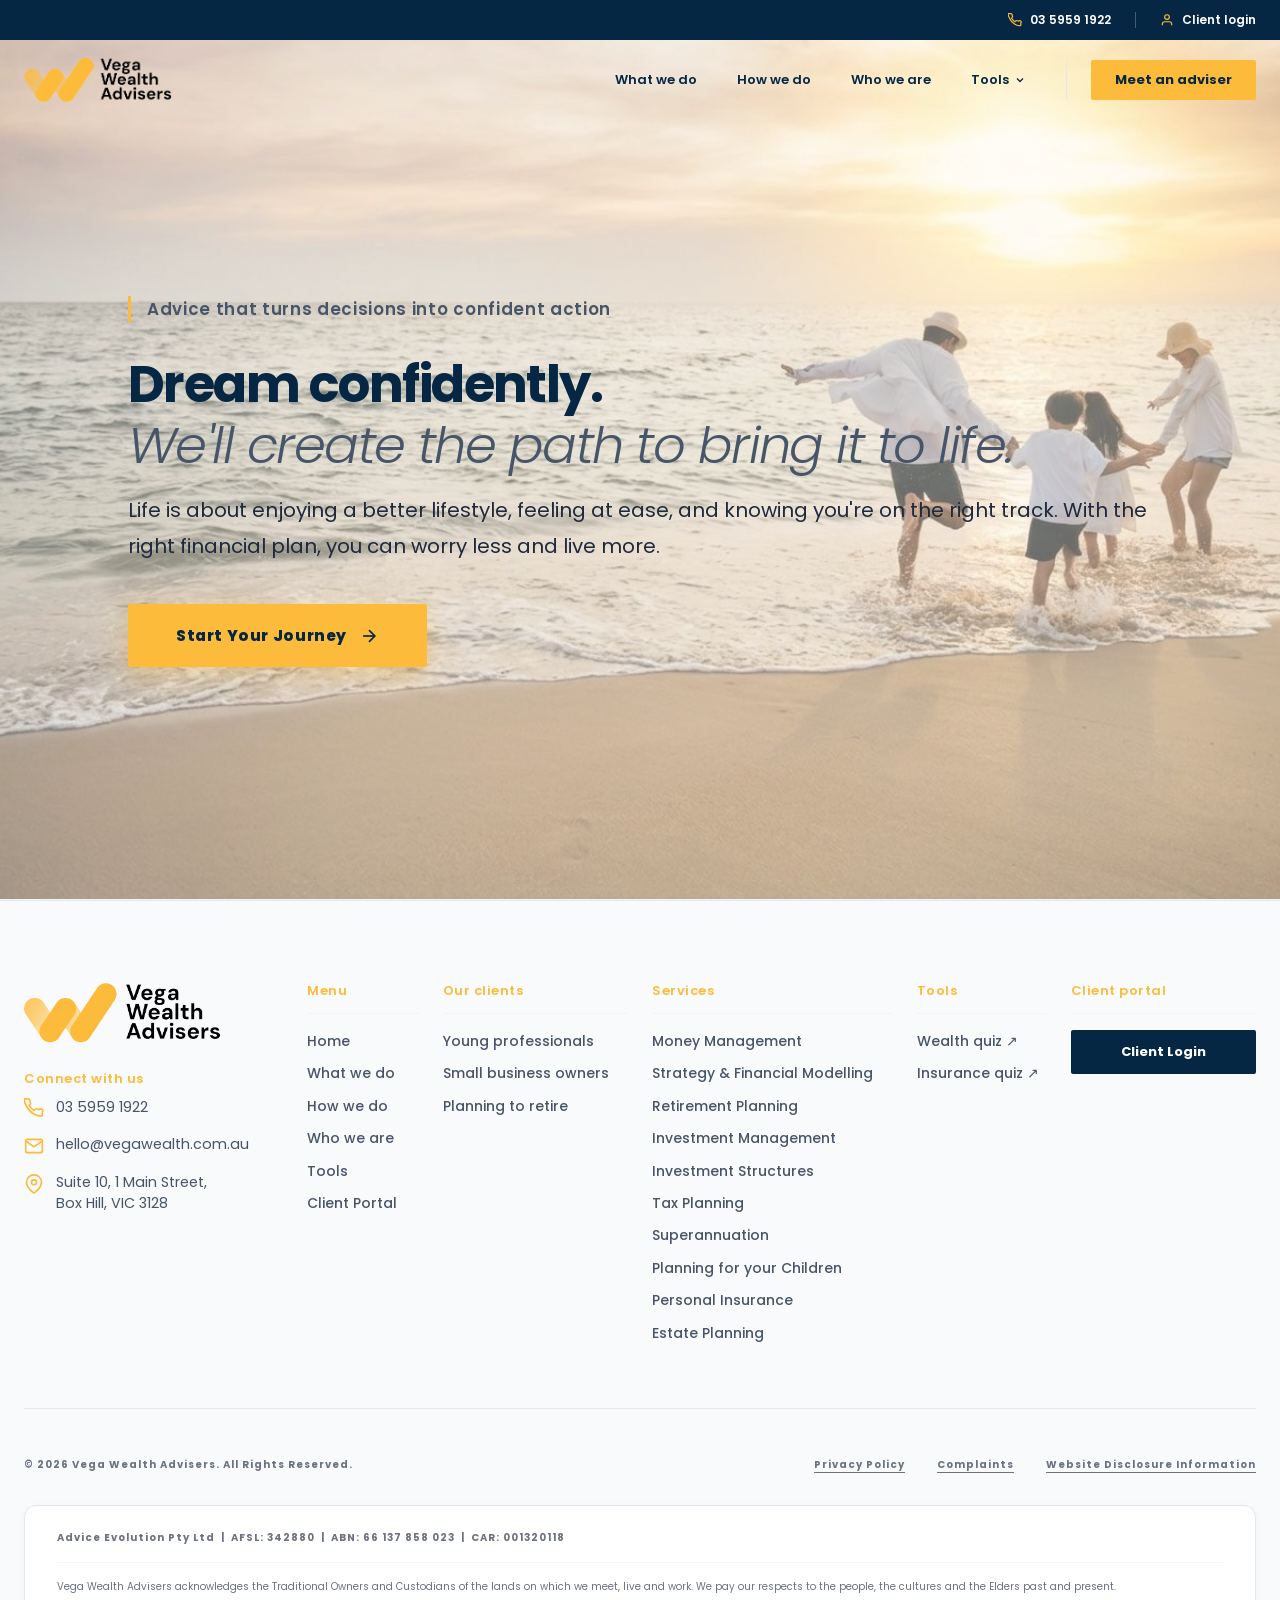
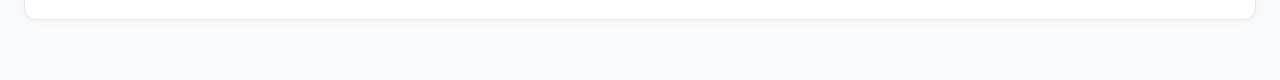
<file: what-we-do.html>
<!DOCTYPE html>
<html lang="en">
<head>
<meta charset="UTF-8"/>
<link rel="icon" type="image/png" href="images/favicon_hq.png"/>
<meta name="viewport" content="width=device-width,initial-scale=1.0"/>
<title>Financial Planning Services in Melbourne | Vega Wealth</title>
<meta name="description" content="Explore Vega Wealth's full suite of financial planning services — from wealth creation and retirement planning to investment management, SMSF, tax planning, and personal insurance."/>
<link rel="canonical" href="https://vegawealth.com.au/what-we-do.html"/>
<meta name="robots" content="index, follow"/>
<meta property="og:type" content="website"/>
<meta property="og:site_name" content="Vega Wealth"/>
<meta property="og:title" content="Financial Planning Services in Melbourne | Vega Wealth"/>
<meta property="og:description" content="Explore Vega Wealth's full suite of financial planning services — from wealth creation and retirement planning to investment management, SMSF, tax planning, and personal insurance."/>
<meta property="og:url" content="https://vegawealth.com.au/what-we-do.html"/>
<meta property="og:image" content="https://vegawealth.com.au/images/social-card.jpeg"/>
<meta name="twitter:card" content="summary_large_image"/>
<meta name="twitter:title" content="Financial Planning Services in Melbourne | Vega Wealth"/>
<meta name="twitter:description" content="Explore Vega Wealth's full suite of financial planning services — from wealth creation and retirement planning to investment management, SMSF, tax planning, and personal insurance."/>
<meta name="twitter:image" content="https://vegawealth.com.au/images/social-card.jpeg"/>
<link rel="preconnect" href="https://fonts.googleapis.com"/>
<link rel="preconnect" href="https://fonts.gstatic.com" crossorigin/>
<link rel="stylesheet" href="shared.css"/>
<link href="https://fonts.googleapis.com/css2?family=Poppins:wght@300;400;500;600;700;900&display=swap" rel="stylesheet" media="print" onload="this.media='all'"/><noscript><link href="https://fonts.googleapis.com/css2?family=Poppins:wght@300;400;500;600;700;900&display=swap" rel="stylesheet"/></noscript>
<style>
*,*::before,*::after{box-sizing:border-box;margin:0;padding:0}
html{scroll-behavior:smooth}
body{font-family:'Poppins',sans-serif;color:#062743;background:#fff;overflow-x:hidden;padding-top:0}
#scroll-container{height:100vh;overflow-y:scroll;scroll-snap-type:y mandatory;scroll-behavior:smooth;scroll-padding-top:120px}
#vw-footer{scroll-snap-align:start}
::selection{background:#FDBB3B4d;color:#062743}
a{text-decoration:none}
:root{--gold:#FDBB3B;--navy:#062743;--green:#045234}

/* ── NAV ── */
#vw-topbar{position:fixed;top:0;left:0;right:0;z-index:10000;background:var(--navy);height:40px;display:flex;align-items:center}
#vw-topbar .topbar-inner{max-width:1280px;margin:0 auto;padding:0 24px;display:flex;justify-content:flex-end;align-items:center;gap:24px;width:100%}
#vw-topbar .topbar-phone{display:flex;align-items:center;gap:8px;color:#fff;font-size:12px;font-weight:600;text-decoration:none;transition:color .2s}
#vw-topbar .topbar-phone:hover{color:var(--gold)}
#vw-topbar .topbar-phone svg{width:14px;height:14px;color:var(--gold);flex-shrink:0}
#vw-topbar .topbar-sep{width:1px;height:16px;background:rgba(255,255,255,.25)}
#vw-topbar .topbar-login{display:flex;align-items:center;gap:8px;color:#fff;font-size:12px;font-weight:600;text-decoration:none;cursor:pointer;background:none;border:none;transition:color .2s;padding:0}
#vw-topbar .topbar-login:hover{color:var(--gold)}
#vw-topbar .topbar-login svg{width:14px;height:14px;color:var(--gold);flex-shrink:0}

#vw-nav .vw-nav-inner{max-width:1280px;margin:0 auto;padding:16px 24px;display:flex;justify-content:space-between;align-items:center}
.vw-logo-btn{background:none;border:none;cursor:pointer;padding:0;transition:transform .3s}
.vw-logo-btn:hover{transform:scale(1.05)}
.vw-logo-btn img{height:48px;width:auto}
#vw-desktopnav{display:none;align-items:center;gap:40px}
@media(min-width:1024px){#vw-desktopnav{display:flex}}
.vw-navlink{background:none;border:none;cursor:pointer;color:var(--navy);font-size:13px;font-weight:600;transition:color .3s;padding:4px 0;position:relative}
.vw-navlink:hover,.vw-navlink.active{color:var(--gold)}
.vw-navlink.active::after{content:'';position:absolute;bottom:-4px;left:0;width:100%;height:2px;background:var(--gold)}
.vw-nav-actions{display:flex;gap:16px;padding-left:24px;border-left:1px solid #e2e8f0}
.vw-btn-meet{background:var(--gold);color:var(--navy);padding:10px 24px;border-radius:2px;font-weight:700;font-size:13px;text-decoration:none;transition:all .3s;display:inline-block}
.vw-btn-meet:hover{background:var(--navy);color:#fff}
.vw-btn-portal{background:var(--navy);color:#fff;border:none;cursor:pointer;padding:10px 24px;border-radius:2px;font-weight:700;font-size:10px;letter-spacing:.04em;transition:all .3s}
.vw-btn-portal:hover{background:var(--gold);color:var(--navy)}
.vw-hamburger{display:flex;background:none;border:none;cursor:pointer;color:var(--navy);padding:8px}
@media(min-width:1024px){.vw-hamburger{display:none}}
#vw-mobile-menu{display:none;background:#fff;border-top:1px solid #f1f5f9;padding:40px 24px;flex-direction:column;gap:32px;box-shadow:0 20px 40px rgba(0,0,0,.1)}
#vw-mobile-menu.open{display:flex}
#vw-mobile-menu .vw-navlink{text-align:left;font-size:13px}
.mob-actions{display:flex;flex-direction:column;gap:16px;padding-top:24px;border-top:1px solid #f1f5f9}
.mob-actions a,.mob-actions button{display:block;padding:16px;border-radius:2px;font-weight:700;font-size:14px;text-align:center;transition:all .3s;width:100%}
.mob-actions a{background:var(--gold);color:var(--navy);text-decoration:none}
.mob-actions button{background:var(--navy);color:#fff;border:none;cursor:pointer}

/* ── HERO ── */
#hero{padding:160px 24px 96px;min-height:100vh;display:flex;align-items:center;background:#fff;position:relative;overflow:hidden;border-bottom:1px solid #f1f5f9;scroll-snap-align:start}
#hero .hero-bg{position:absolute;inset:0;z-index:0}
#hero .hero-bg img{width:100%;height:100%;object-fit:cover;opacity:.6}
#hero .hero-bg-grad{position:absolute;inset:0;background:radial-gradient(circle at top right,rgba(253,187,59,.05),transparent)}
#hero .hero-inner{max-width:1024px;margin:0 auto;position:relative;z-index:10}
#hero .eyebrow{font-size:1.05rem;font-weight:600;letter-spacing:.04em;color:#475569;border-left:3px solid var(--gold);padding-left:16px;margin-bottom:32px}
#hero h1{font-size:clamp(1.9rem,4.2vw,3.2rem);font-weight:700;color:var(--navy);line-height:1.2;letter-spacing:-.03em;margin-bottom:16px}
#hero h1 em{color:#475569;font-style:italic;font-weight:300}
#hero .hero-desc{font-size:clamp(1rem,2vw,1.25rem);color:#1e293b;font-weight:400;line-height:1.8;margin-bottom:40px}
.hero-cta{display:inline-flex;align-items:center;gap:12px;background:var(--gold);color:var(--navy);padding:20px 48px;border-radius:2px;font-weight:800;font-size:.95rem;letter-spacing:.04em;box-shadow:0 8px 30px rgba(253,187,59,.35);text-decoration:none;transition:all .3s}
.hero-cta:hover{background:var(--navy);color:#fff;transform:scale(1.04)}
.hero-cta svg{width:20px;height:20px;transition:transform .3s}
.hero-cta:hover svg{transform:translateX(4px)}


/* ── SERVICES ── */
.svc-section{padding:96px 24px;min-height:90vh;display:flex;align-items:center;justify-content:center;border-bottom:1px solid #f1f5f9;scroll-snap-align:start}
.svc-section:nth-child(even){background:#f8fafc}
.svc-section:nth-child(odd){background:#fff}
.svc-inner{max-width:1280px;width:100%;margin:0 auto;display:grid;grid-template-columns:1fr;gap:64px;align-items:stretch}
@media(min-width:768px){.svc-inner{grid-template-columns:1fr 1fr}}
.svc-text{display:flex;flex-direction:column;justify-content:center}
.svc-num{font-size:10px;font-weight:700;letter-spacing:.04em;color:#6b7280;margin-bottom:16px}
.svc-text h2{font-size:clamp(1.8rem,3.5vw,2.8rem);font-weight:700;color:var(--navy);line-height:1.2;letter-spacing:-.03em;margin-bottom:8px}
.svc-subline{font-size:1.1rem;font-weight:500;color:var(--gold);font-style:italic;margin-bottom:24px}
.svc-divider{width:56px;height:4px;background:var(--gold);border-radius:99px;margin-bottom:32px}
.svc-p1{font-size:1rem;font-weight:600;color:#1e293b;line-height:1.75;margin-bottom:20px}
.svc-p2{font-size:.975rem;font-weight:300;color:#475569;line-height:1.8;margin-bottom:0}
.svc-link{display:inline-flex;align-items:center;gap:8px;background:var(--gold);color:var(--navy);padding:12px 28px;border-radius:2px;font-weight:700;font-size:10px;letter-spacing:.04em;transition:all .3s;box-shadow:0 4px 16px rgba(253,187,59,.3)}
.svc-link:hover{background:var(--navy);color:#fff}
.svc-link svg{width:16px;height:16px;transition:transform .3s}
.svc-link:hover svg{transform:translateX(4px)}
.svc-img-wrap{position:relative;group:hover}
.svc-img-wrap .back-shadow{position:absolute;width:100%;height:100%;background:rgba(6,39,67,.05);border-radius:2px;z-index:-1;transition:background .5s}
.svc-img-wrap:hover .back-shadow{background:rgba(253,187,59,.1)}
.svc-img-wrap.even .back-shadow{top:-24px;right:-24px}
.svc-img-wrap.odd .back-shadow{bottom:-24px;left:-24px}
.svc-img-wrap img{width:100%;height:100%;min-height:480px;object-fit:cover;display:block;filter:grayscale(25%);transition:filter .7s}
.svc-img-wrap:hover img{filter:grayscale(0)}

/* ── CTA ── */
#cta-section{scroll-snap-align:start;min-height:90vh;display:flex;flex-direction:column;justify-content:center}

/* ── FOOTER ── */
#vw-footer{background:#f8fafc;border-top:1px solid #e2e8f0;padding:80px 0 48px;color:var(--navy);min-height:calc(100vh - 120px)}
#vw-footer .foot-inner{max-width:1280px;margin:0 auto;padding:0 24px}
#vw-footer .foot-grid{display:grid;grid-template-columns:1fr;gap:24px;padding-bottom:64px;border-bottom:1px solid #e2e8f0}
@media(min-width:768px){#vw-footer .foot-grid{grid-template-columns:1fr 1fr}}
@media(min-width:1024px){#vw-footer .foot-grid{grid-template-columns:1.4fr 0.6fr 1fr 1.3fr 0.7fr 1fr}}
#vw-footer .foot-logo{height:64px;width:auto;margin-bottom:24px}
#vw-footer .foot-contact{list-style:none;display:flex;flex-direction:column;gap:16px;margin-bottom:24px;padding:0}
#vw-footer .foot-contact li{display:flex;align-items:flex-start;gap:12px;font-size:.9rem;color:#475569}
#vw-footer .foot-contact li svg{width:20px;height:20px;color:var(--gold);flex-shrink:0;margin-top:2px}
#vw-footer .socials{display:flex;gap:12px}
#vw-footer .socials a{width:40px;height:40px;border-radius:50%;background:#fff;border:1px solid #e2e8f0;display:flex;align-items:center;justify-content:center;transition:background .3s}
#vw-footer .socials a:hover{background:var(--gold)}
#vw-footer .socials a svg{width:16px;height:16px;color:var(--navy)}
#vw-footer h4{font-size:13px;font-weight:600;letter-spacing:.04em;color:var(--gold);padding-bottom:12px;border-bottom:1px solid #f1f5f9;margin-bottom:16px}
#vw-footer ul.foot-list{list-style:none;padding:0;display:flex;flex-direction:column;gap:10px}
#vw-footer ul.foot-list li,#vw-footer ul.foot-list button{font-size:.875rem;color:#475569;font-weight:500;background:none;border:none;cursor:pointer;text-align:left;padding:0;transition:color .3s;line-height:1.6}
#vw-footer ul.foot-list li:hover,#vw-footer ul.foot-list button:hover{color:var(--gold)}
#vw-footer .btn-portal-foot{width:100%;background:var(--navy);color:#fff;border:none;cursor:pointer;padding:12px 24px;border-radius:2px;font-weight:700;font-size:13px;transition:all .3s}
#vw-footer .btn-portal-foot:hover{background:var(--gold);color:var(--navy)}
#vw-footer .foot-bottom{padding-top:48px;display:flex;flex-direction:column;gap:32px}
#vw-footer .foot-legal-row{display:flex;flex-direction:column;gap:16px;font-size:10px;font-weight:700;letter-spacing:.1em;color:#6b7280}
@media(min-width:768px){#vw-footer .foot-legal-row{flex-direction:row;align-items:center;justify-content:space-between}}
#vw-footer .foot-legal-row a{color:#6b7280;text-decoration:underline;text-underline-offset:4px;transition:color .3s}
#vw-footer .foot-legal-row a:hover{color:var(--gold)}
#vw-footer .foot-policy-links{display:flex;gap:32px;flex-wrap:wrap}
#vw-footer .compliance-box{background:#fff;padding:24px 32px;border-radius:12px;border:1px solid #e2e8f0;display:flex;flex-direction:column;gap:16px}
#vw-footer .comp-abn{font-size:10px;font-weight:700;letter-spacing:.1em;color:#6b7280}
#vw-footer .comp-ack{font-size:10px;color:#6b7280;font-style:normal;border-top:1px solid #f1f5f9;padding-top:16px;line-height:1.6}
/* ── DROPDOWN ── */
.vw-dropdown{position:relative}
.vw-dropdown::after{content:'';position:absolute;top:100%;left:-8px;right:-8px;height:16px}
.vw-dropdown-btn{display:flex!important;align-items:center;gap:5px}
.vw-dropdown-menu{display:none;position:absolute;top:calc(100% + 16px);left:50%;transform:translateX(-50%);background:#fff;border:1px solid #e2e8f0;border-radius:8px;padding:8px;min-width:180px;box-shadow:0 8px 24px rgba(0,0,0,.12);z-index:200;white-space:nowrap}
.vw-dropdown:hover .vw-dropdown-menu{display:block}
.vw-dropdown-menu a{display:block;padding:10px 16px;font-size:10px;font-weight:700;letter-spacing:.04em;color:var(--navy);border-radius:4px;transition:background .2s;text-decoration:none}
.vw-dropdown-menu a:hover{background:var(--gold)}
.vw-dropdown-menu::before{content:'';position:absolute;top:-6px;left:50%;transform:translateX(-50%);border-left:6px solid transparent;border-right:6px solid transparent;border-bottom:6px solid #e2e8f0}
.vw-dropdown-menu::after{content:'';position:absolute;top:-5px;left:50%;transform:translateX(-50%);border-left:6px solid transparent;border-right:6px solid transparent;border-bottom:6px solid #fff}
.mob-quiz-links{display:flex;flex-direction:column;gap:8px;padding-left:16px;border-left:2px solid var(--gold)}
.mob-quiz-links a{font-size:10px;font-weight:700;letter-spacing:.04em;color:#475569;text-decoration:none;transition:color .2s}
.mob-quiz-links a:hover{color:var(--gold)}

/* ══════════════════════════════════════
   MOBILE OPTIMISATION  360px – 430px
══════════════════════════════════════ */
@media(max-width:430px){
  body{padding-top:0}
  #scroll-container{height:100svh;scroll-snap-type:none;overflow-y:auto}
  #hero,.svc-section,#cta-section,#vw-footer{scroll-snap-align:none}
  #vw-topbar{height:36px}
  #vw-nav{top:36px;background:transparent!important;border-bottom-color:transparent!important;box-shadow:none!important;backdrop-filter:none!important;transition:background .35s,border-color .35s,box-shadow .35s}
  #vw-nav.nav-scrolled{background:rgba(255,255,255,.97)!important;border-bottom-color:#f1f5f9!important;box-shadow:0 1px 8px rgba(0,0,0,.06)!important;backdrop-filter:blur(12px)!important}
  .vw-hamburger{color:#fff}
  #vw-nav.nav-scrolled .vw-hamburger{color:var(--navy)}
  #vw-nav .vw-nav-inner{padding:12px 16px}
  .vw-logo-btn img{height:40px}

  /* Hero — full bleed image, content anchored to bottom */
  #hero{
    padding:0;
    min-height:100svh;
    flex-direction:column;
    justify-content:flex-end;
    align-items:stretch;
    background:#062743;
  }
  #hero .hero-bg img{
    opacity:1;
    object-position:center right;
    height:50%;
  }
  #hero .hero-bg-grad{
    background:linear-gradient(to bottom, rgba(6,39,67,.3) 0%, rgba(6,39,67,.05) 25%, rgba(6,39,67,.75) 65%, rgba(6,39,67,.95) 100%);
  }
  #hero .hero-inner{
    width:100%;
    max-width:100%;
    margin:0;
    padding:0 20px 40px;
    text-align:left;
  }
  #hero .eyebrow{
    font-size:.78rem;
    margin-bottom:14px;
    color:rgba(255,255,255,.75);
    border-left-color:var(--gold);
  }
  #hero h1{font-size:clamp(1.9rem,7.5vw,2.6rem);color:#fff;text-align:left}
  #hero h1 em{color:rgba(255,255,255,.7);font-weight:300}
  #hero .hero-desc{font-size:.875rem;line-height:1.65;color:rgba(255,255,255,.8);margin-bottom:24px}
  .hero-cta{padding:16px 32px;font-size:.875rem;width:100%;justify-content:center}

  /* Services */
  .svc-section{padding:48px 16px;min-height:auto;align-items:flex-start}
  .svc-inner{gap:32px}
  .svc-text h2{font-size:clamp(1.5rem,6vw,2.2rem)}
  .svc-subline{font-size:.95rem}
  .svc-p1{font-size:.9rem}
  .svc-p2{font-size:.875rem}
  .svc-img-wrap img{min-height:240px}
  .svc-img-wrap.even .back-shadow,.svc-img-wrap.odd .back-shadow{top:0;right:0;bottom:0;left:0}

  /* CTA */
  #cta-section{min-height:auto;padding:72px 16px}

  /* Footer */
  #vw-footer{min-height:auto}
}

/* ══════════════════════════════════════
   DESKTOP OPTIMISATION  1440px+
══════════════════════════════════════ */
@media(min-width:1440px){
  .svc-inner{max-width:1400px;gap:96px}
  .svc-section{padding:120px 24px}
  .svc-text h2{font-size:clamp(2rem,3vw,3.2rem)}
  .svc-img-wrap img{min-height:560px}
}
@media(min-width:1728px){
  .svc-inner{max-width:1600px}
  .svc-section{padding:140px 24px}
}
</style>
<script type="application/ld+json">
{
  "@context": "https://schema.org",
  "@type": "ItemList",
  "name": "Vega Wealth Financial Planning Services",
  "description": "Comprehensive financial planning services offered by Vega Wealth in Melbourne, Australia.",
  "url": "https://vegawealth.com.au/what-we-do",
  "provider": {
    "@type": "FinancialService",
    "name": "Vega Wealth",
    "url": "https://vegawealth.com.au"
  },
  "itemListElement": [
    {"@type":"ListItem","position":1,"name":"Money Management","url":"https://vegawealth.com.au/what-we-do#money-management"},
    {"@type":"ListItem","position":2,"name":"Strategy & Financial Modelling","url":"https://vegawealth.com.au/what-we-do#strategy-and-financial-modelling"},
    {"@type":"ListItem","position":3,"name":"Retirement Planning","url":"https://vegawealth.com.au/what-we-do#retirement-planning"},
    {"@type":"ListItem","position":4,"name":"Investment Management","url":"https://vegawealth.com.au/what-we-do#investment-management"},
    {"@type":"ListItem","position":5,"name":"Investment Structures","url":"https://vegawealth.com.au/what-we-do#investment-structures"},
    {"@type":"ListItem","position":6,"name":"Tax Planning","url":"https://vegawealth.com.au/what-we-do#tax-planning"},
    {"@type":"ListItem","position":7,"name":"Superannuation","url":"https://vegawealth.com.au/what-we-do#superannuation"},
    {"@type":"ListItem","position":8,"name":"Planning for Your Children","url":"https://vegawealth.com.au/what-we-do#planning-for-your-children"},
    {"@type":"ListItem","position":9,"name":"Personal Insurance","url":"https://vegawealth.com.au/what-we-do#personal-insurance"},
    {"@type":"ListItem","position":10,"name":"Estate Planning","url":"https://vegawealth.com.au/what-we-do#estate-planning"}
  ]
}
</script>
</head>
<body>

<!-- TOPBAR -->
<div id="vw-topbar">
  <div class="topbar-inner">
    <a href="tel:0359591922" class="topbar-phone">
      <svg fill="none" stroke="currentColor" stroke-width="2" viewBox="0 0 24 24"><path d="M22 16.92v3a2 2 0 01-2.18 2 19.79 19.79 0 01-8.63-3.07A19.5 19.5 0 013.07 9.81a19.79 19.79 0 01-3.07-8.68A2 2 0 012 1h3a2 2 0 012 1.72c.127.96.361 1.903.7 2.81a2 2 0 01-.45 2.11L6.09 8.91a16 16 0 006 6l1.27-1.27a2 2 0 012.11-.45c.907.339 1.85.573 2.81.7A2 2 0 0122 16.92z"/></svg>
      03 5959 1922
    </a>
    <div class="topbar-sep"></div>
    <button class="topbar-login" onclick="window.location.href='client-portal'">
      <svg fill="none" stroke="currentColor" stroke-width="2" viewBox="0 0 24 24"><path d="M20 21v-2a4 4 0 00-4-4H8a4 4 0 00-4 4v2"/><circle cx="12" cy="7" r="4"/></svg>
      Client login
    </button>
  </div>
</div>

<!-- NAV -->
<nav id="vw-nav">
  <div class="vw-nav-inner">
    <button class="vw-logo-btn" onclick="window.location.href='/'" aria-label="Vega Wealth Home">
      <img src="images/vegawealth_logo_lq.png" alt="Vega Wealth" width="150" height="48"/>
    </button>
    <div id="vw-desktopnav">
      <button class="vw-navlink" onclick="window.location.href='what-we-do'">What we do</button>
      <button class="vw-navlink" onclick="window.location.href='how-we-do'">How we do</button>
      <button class="vw-navlink" onclick="window.location.href='who-we-are'">Who we are</button>
      <div class="vw-dropdown">
        <button class="vw-navlink vw-dropdown-btn">Tools <svg width="12" height="12" fill="none" stroke="currentColor" stroke-width="2.5" viewBox="0 0 24 24"><polyline points="6 9 12 15 18 9"/></svg></button>
        <div class="vw-dropdown-menu">
          <a href="https://score.vegawealth.com.au/passive-income" target="_blank" rel="noopener">Wealth quiz &#8599;</a>
          <a href="https://score.vegawealth.com.au/personal-insurance" target="_blank" rel="noopener">Insurance quiz &#8599;</a>
        </div>
      </div>
      <div class="vw-nav-actions">
        <a href="consult" class="vw-btn-meet">Meet an adviser</a>
      </div>
    </div>
    <button class="vw-hamburger" id="vw-hamburgerBtn" onclick="vwToggleMenu()" aria-label="Menu">
      <svg id="vw-iconMenu" width="24" height="24" fill="none" stroke="currentColor" stroke-width="2" viewBox="0 0 24 24"><line x1="3" y1="12" x2="21" y2="12"/><line x1="3" y1="6" x2="21" y2="6"/><line x1="3" y1="18" x2="21" y2="18"/></svg>
      <svg id="vw-iconClose" width="24" height="24" fill="none" stroke="currentColor" stroke-width="2" viewBox="0 0 24 24" style="display:none"><line x1="18" y1="6" x2="6" y2="18"/><line x1="6" y1="6" x2="18" y2="18"/></svg>
    </button>
  </div>
  <div id="vw-mobile-menu">
    <button class="vw-navlink" onclick="window.location.href='what-we-do'">What we do</button>
    <button class="vw-navlink" onclick="window.location.href='how-we-do'">How we do</button>
    <button class="vw-navlink" onclick="window.location.href='who-we-are'">Who we are</button>
    <div>
      <button class="vw-navlink">Tools</button>
      <div class="mob-quiz-links">
        <a href="https://score.vegawealth.com.au/passive-income" target="_blank" rel="noopener">Wealth quiz &#8599;</a>
        <a href="https://score.vegawealth.com.au/personal-insurance" target="_blank" rel="noopener">Insurance quiz &#8599;</a>
      </div>
    </div>
    <div class="mob-actions">
      <a href="consult">Meet an adviser</a>
      <button onclick="window.location.href='client-portal'">Client login</button>
    </div>
  </div>
</nav>

<main>
<div id="scroll-container">
<!-- HERO -->
<section id="hero">
  <div class="hero-bg">
    <img src="images/what-we-do-financial-services.jpg" alt="Vega Wealth financial planning services overview" loading="lazy" width="1200" height="800"/>
    <div class="hero-bg-grad"></div>
  </div>
  <div class="hero-inner">
    <p class="eyebrow">Advice that turns decisions into confident action</p>
    <h1>Dream confidently.<br/><em>We'll create the path to bring it to life.</em></h1>
    <p class="hero-desc">Life is about enjoying a better lifestyle, feeling at ease, and knowing you're on the right track. With the right financial plan, you can worry less and live more.</p>
    <a href="consult" class="hero-cta">
      Start Your Journey
      <svg fill="none" stroke="currentColor" stroke-width="2" viewBox="0 0 24 24"><line x1="5" y1="12" x2="19" y2="12"/><polyline points="12 5 19 12 12 19"/></svg>
    </a>
  </div>
</section>


<!-- SERVICE SECTIONS – injected by JS -->
<div id="services-container"></div>

<!-- ══ CTA SECTION ══ -->
<section id="cta-section">
  <div class="cta-wrap">
    <div class="cta-card">
      <div class="cta-bg">
        <img src="images/call-to-action.jpg" alt="Consultation" loading="lazy" width="1280" height="720"/>
      </div>
      <div class="cta-content">
        <h2>Let's connect!</h2>
        <div class="cta-divider"></div>
        <p>
          During our 15-minute call, we'll explore what matters most to you,<br/>your personal and financial goals, and how Vega Wealth can help you get there.
        </p>
        <p>We're looking forward to connecting. Choose a time that works best for you!</p>
        <a href="consult" class="cta-btn">
          <svg width="24" height="24" fill="none" stroke="currentColor" stroke-width="2" viewBox="0 0 24 24"><rect x="3" y="4" width="18" height="18" rx="2"/><line x1="16" y1="2" x2="16" y2="6"/><line x1="8" y1="2" x2="8" y2="6"/><line x1="3" y1="10" x2="21" y2="10"/></svg>
          Book a chat
        </a>
      </div>
    </div>
  </div>
</section>

</main>
<!-- ══ FOOTER ══ -->
<footer id="vw-footer">
  <div class="foot-inner">
    <div class="foot-grid">
      <div>
        <a href="/"><img src="images/vegawealth_logo_lq.png" alt="Vega Wealth" class="foot-logo" width="150" height="48"/></a>
        <p style="font-size:13px;font-weight:600;letter-spacing:.04em;color:var(--gold);margin-bottom:8px">Connect with us</p>
        <div style="display:flex;align-items:center;gap:12px;font-size:.9rem;color:#475569;margin-bottom:16px">
          <svg width="20" height="20" fill="none" stroke="currentColor" stroke-width="2" viewBox="0 0 24 24" style="color:var(--gold);flex-shrink:0"><path d="M22 16.92v3a2 2 0 01-2.18 2 19.79 19.79 0 01-8.63-3.07A19.5 19.5 0 013.07 9.81a19.79 19.79 0 01-3.07-8.68A2 2 0 012 1h3a2 2 0 012 1.72c.127.96.361 1.903.7 2.81a2 2 0 01-.45 2.11L6.09 8.91a16 16 0 006 6l1.27-1.27a2 2 0 012.11-.45c.907.339 1.85.573 2.81.7A2 2 0 0122 16.92z"/></svg>
          03 5959 1922
        </div>
        <ul class="foot-contact">
          <li><svg fill="none" stroke="currentColor" stroke-width="2" viewBox="0 0 24 24"><path d="M4 4h16c1.1 0 2 .9 2 2v12c0 1.1-.9 2-2 2H4c-1.1 0-2-.9-2-2V6c0-1.1.9-2 2-2z"/><polyline points="22,6 12,13 2,6"/></svg>hello@vegawealth.com.au</li>
          <li><svg fill="none" stroke="currentColor" stroke-width="2" viewBox="0 0 24 24"><path d="M21 10c0 7-9 13-9 13s-9-6-9-13a9 9 0 0118 0z"/><circle cx="12" cy="10" r="3"/></svg>Suite 10, 1 Main Street,<br/>Box Hill, VIC 3128</li>
        </ul>
      </div>
      <div>
        <h4>Menu</h4>
        <ul class="foot-list">
          <li><button onclick="window.location.href='/'">Home</button></li>
          <li><button onclick="window.location.href='what-we-do'">What we do</button></li>
          <li><button onclick="window.location.href='how-we-do'">How we do</button></li>
          <li><button onclick="window.location.href='who-we-are'">Who we are</button></li>
          <li><button onclick="window.location.href='/#discovery'">Tools</button></li>
          <li><button onclick="window.location.href='client-portal'">Client Portal</button></li>
        </ul>
      </div>
      <div>
        <h4>Our clients</h4>
        <ul class="foot-list">
          <li><button onclick="window.location.href='/#wealth'">Young professionals</button></li>
          <li><button onclick="window.location.href='/#wealth'">Small business owners</button></li>
          <li><button onclick="window.location.href='/#wealth'">Planning to retire</button></li>
        </ul>
      </div>
      <div>
        <h4>Services</h4>
        <ul class="foot-list" id="footer-svc-list">
        </ul>
      </div>
      <div>
        <h4>Tools</h4>
        <ul class="foot-list">
          <li><button onclick="window.open('https://score.vegawealth.com.au/passive-income/','_blank')">Wealth quiz &#8599;</button></li>
          <li><button onclick="window.open('https://score.vegawealth.com.au/personal-insurance/','_blank')">Insurance quiz &#8599;</button></li>
        </ul>
      </div>
      <div>
        <h4>Client portal</h4>
        <button class="btn-portal-foot" onclick="window.location.href='client-portal'">Client Login</button>
      </div>
    </div>
    <div class="foot-bottom">
      <div class="foot-legal-row">
        <p>&copy; 2026 Vega Wealth Advisers. All Rights Reserved.</p>
        <div class="foot-policy-links">
          <a href="privacy-policy">Privacy Policy</a>
          <a href="complaints">Complaints</a>
          <a href="website-disclosure-information">Website Disclosure Information</a>
        </div>
      </div>
      <div class="compliance-box">
        <div class="comp-abn">Advice Evolution Pty Ltd &nbsp;|&nbsp; AFSL: 342880 &nbsp;|&nbsp; ABN: 66 137 858 023 &nbsp;|&nbsp; CAR: 001320118</div>
        <div class="comp-ack">Vega Wealth Advisers acknowledges the Traditional Owners and Custodians of the lands on which we meet, live and work. We pay our respects to the people, the cultures and the Elders past and present.</div>
      </div>
    </div>
  </div>
</footer>
</div><!-- end #scroll-container -->

<script>
// ── SERVICES DATA (from 03-Vega-What we do.docx) ──────────────────
const SERVICES = [
  {
    title: "Money Management",
    subline: "Earn it. Manage it. Grow it.",
    p1: "Money should work for you, not the other way around. We help you take control by setting achievable goals, managing your spending, and strengthening your cash flow, creating balance between your short-term needs and long-term success.",
    p2: "Clarity is where confident money management begins, and that's exactly what we bring. Our advice and tools help you budget effectively, save smarter, and grow your financial position with purpose. And with our mobile app, you gain real-time visibility across your entire financial world, keeping you informed, in control, and always moving forward.",
    image: "images/money-management.jpg"
  },
  {
    title: "Strategy & Financial Modelling",
    subline: "Plan. Adapt. Evolve: built into every strategic decision.",
    p1: "Financial success isn't about luck, it's about making smart, strategic choices. We help you balance trade-offs, align your money with your goals, and navigate complex choices across investing, super, and debt, creating a plan that moves with you through every stage of life.",
    p2: "See your financial future before it happens. Our financial modelling tools build a clear, visual roadmap for the next 5, 10, or even 20 years, helping you plan, pivot, and stay on track. We stress-test investments, analyse shortfalls, and explore what-if scenarios to give you a complete picture of possible outcomes — keeping you informed, prepared, and always moving forward with confidence.",
    image: "images/strategy-financial-modelling.jpg"
  },
  {
    title: "Retirement Planning",
    subline: "Retire with clarity, confidence, and control.",
    p1: "Retirement is one of life's biggest transitions, and being financially prepared makes all the difference. With almost a third of your life spent in retirement, a solid plan goes beyond saving — it's about structuring cash flow, maximising super, and securing multiple income streams.",
    p2: "Whether it's a super pension, government pension, annuities, rental income, or other assets, we bring it all together into a plan that works for you. Our approach ensures your wealth is protected, your income is sustainable, and your retirement is everything you've worked for — keeping you confident, comfortable, and in complete control.",
    image: "images/retirement-planning.jpg"
  },
  {
    title: "Investment Management",
    subline: "Grow. Diversify. Thrive.",
    p1: "There's no one-size-fits-all investment strategy, and we wouldn't have it any other way. We take the time to understand your goals, values, and risk tolerance to craft a portfolio that truly works for you. Whether you prioritise growth, income, or a balance of both, we guide you through the trade-offs, risks, and opportunities.",
    p2: "Clarity is at the heart of smart investing. We empower you with the knowledge, insight, and support to understand each decision, stay on strategy, and invest with confidence through every market cycle.",
    image: "images/investment-management.jpg"
  },
  {
    title: "Investment Structures",
    subline: "Protect, optimise, and future-proof your wealth.",
    p1: "The right investment structure is key to maximising after-tax income while protecting your assets from creditors, legal claims, and unexpected risks. Whether you're investing personally, through a family trust, self-managed super fund, or business entity, we tailor a structure that enhances tax effectiveness, limits liability, and aligns with your long-term goals.",
    p2: "Because the right structure today can make a significant difference tomorrow. We take the time to understand your full financial picture, identifying the most effective approach for your situation — keeping you protected from unnecessary risk, positioned for long-term growth, and confident that your wealth is structured to work harder for you.",
    image: "images/investment-structures.jpg"
  },
  {
    title: "Tax Planning",
    subline: "Plan smarter, keep more, grow faster.",
    p1: "Proactive tax planning is essential to maximising your wealth. Whether you're investing, buying property, managing debt, or planning for the future, we help you put tax-smart strategies to work — so more of your hard-earned money stays where it belongs.",
    p2: "Because every dollar saved in tax is a dollar reinvested in your future. We take the time to understand your full financial picture, identifying the right strategies for your situation — keeping you tax-effective, financially protected, and confident that your wealth is growing with purpose.",
    image: "images/tax-planning.jpg"
  },
  {
    title: "Superannuation",
    subline: "Simplify, maximise, and make the most of your super.",
    p1: "Super can feel complex, but we make it simple. Smart strategies help you build your super, make the most of it when needed, and ensure it's passed on to those who matter most. From tax savings to income streams, we help you maximise your nest egg.",
    p2: "Because small changes today can have a significant impact on your future. Whether you're purchasing your first home, selling a business, or planning for retirement, understanding your options unlocks real benefits. We identify the right super strategies for your situation.",
    image: "images/superannuation.jpg"
  },
  {
    title: "Planning for your Children",
    subline: "Invest today, empower them tomorrow.",
    p1: "Give your child a financial head start with a tax-effective savings and investment strategy. Whether it's for their first home, education, a car, or travel, we help you build a strong financial foundation for their future — giving them the best possible start in life.",
    p2: "Because the greatest gift you can give your child is financial confidence. We take the time to understand your goals and timeline, identifying the right strategies for your family's situation — keeping you on track, tax-effective, and confident that every dollar invested today is shaping a better tomorrow.",
    image: "images/planning-for-your-children.jpg"
  },
  {
    title: "Personal Insurance",
    subline: "Stay protected. Stay in control.",
    p1: "No one plans for life's worst moments, but you can prepare for them. Whether it's illness, injury, or loss, the right insurance cover ensures you and your loved ones are financially protected when the unexpected occurs.",
    p2: "Because being prepared isn't about expecting the worst — it's about protecting the best of what you've built. We identify the right cover for your needs, keeping you financially secure, personally protected, and confident that the people and things you love most are always taken care of.",
    image: "images/personal-insurance.jpg"
  },
  {
    title: "Estate Planning",
    subline: "Protect what you've built. Provide for those you love.",
    p1: "Estate planning isn't just about a will — it's about structuring every asset correctly to ensure your wishes are carried out exactly as intended. By working alongside legal and tax professionals, we help you navigate the complexities, protect your family, and secure the legacy you've worked a lifetime to build.",
    p2: "Because a lifetime of work deserves a well-crafted legacy. We ensure the right assets reach the right people at the right time, in the most efficient and tax-effective way possible — keeping your family protected, your legacy intact, and your wishes honoured.",
    image: "images/estate-planning.jpg"
  }
];

// ── Label splitter ───────────────────────────────────────────────
function splitLabel(title) {
  const words = title.split(' ');
  if (words.length <= 1) return [title];
  if (words.length === 2) return words;
  const mid = Math.ceil(words.length / 2);
  return [words.slice(0, mid).join(' '), words.slice(mid).join(' ')];
}


// ── Build service sections ────────────────────────────────────────
const container = document.getElementById('services-container');
const footerList = document.getElementById('footer-svc-list');

SERVICES.forEach((svc, i) => {
  const slug = svc.title.replace(/\s+/g,'-').toLowerCase().replace(/[&]/g,'and').replace(/[^a-z0-9-]/g,'');
  const isEven = i % 2 === 0;

  // Footer list item
  const li = document.createElement('li');
  const btn = document.createElement('button');
  btn.textContent = svc.title;
  btn.onclick = () => scrollToService(i);
  li.appendChild(btn);
  if (footerList) footerList.appendChild(li);

  // Section HTML
  const sec = document.createElement('section');
  sec.id = slug;
  sec.className = 'svc-section';
  sec.innerHTML = `
    <div class="svc-inner" style="direction:${isEven ? 'ltr' : 'rtl'}">
      <div class="svc-text" style="direction:ltr">
        <h2>${svc.title}</h2>
        <p class="svc-subline">${svc.subline}</p>
        <div class="svc-divider"></div>
        <p class="svc-p1">${svc.p1}</p>
        <p class="svc-p2">${svc.p2}</p>
      </div>
      <div class="svc-img-wrap ${isEven ? 'even' : 'odd'}" style="direction:ltr">
        <div class="back-shadow"></div>
        <img src="${svc.image}" alt="${svc.title}" loading="lazy"/>
      </div>
    </div>`;
  container.appendChild(sec);
});

// ── Scroll helper ─────────────────────────────────────────────────
function scrollToService(idx) {
  const slug = SERVICES[idx].title.replace(/\s+/g,'-').toLowerCase().replace(/[&]/g,'and').replace(/[^a-z0-9-]/g,'');
  const el = document.getElementById(slug);
  if (el) el.scrollIntoView({block:'start',behavior:'smooth'});
}

// ── Handle hash links (sections are built dynamically) ────────────
// Grab and clear the hash immediately so the browser's native hash
// scroll doesn't race with our manual scroll into the inner container.
if (window.location.hash) {
  var _hashId = window.location.hash.slice(1);
  history.replaceState(null, '', window.location.pathname + window.location.search);
  var _hashTarget = document.getElementById(_hashId);
  var _scH = document.getElementById('scroll-container');
  if (_hashTarget && _scH) {
    var _navH = (document.getElementById('vw-topbar').offsetHeight || 0) +
                (document.getElementById('vw-nav').offsetHeight || 0);
    _scH.scrollTo({top: _hashTarget.offsetTop - _navH, behavior: 'instant'});
  }
}

// ── Mobile nav ────────────────────────────────────────────────────
function vwToggleMenu() {
  const m = document.getElementById('vw-mobile-menu');
  const open = m.classList.toggle('open');
  document.getElementById('vw-iconMenu').style.display = open ? 'none' : 'block';
  document.getElementById('vw-iconClose').style.display = open ? 'block' : 'none';
}
const _sc=document.getElementById('scroll-container');
_sc.addEventListener('scroll',function(){
  document.getElementById('back-to-top').classList.toggle('visible',_sc.scrollTop>300);
  document.getElementById('vw-nav').classList.toggle('nav-scrolled',_sc.scrollTop>80);
});
document.getElementById('back-to-top').addEventListener('click',function(){_sc.scrollTo({top:0,behavior:'smooth'});});
function _snapSections(){return Array.from(_sc.querySelectorAll('#hero,.svc-section,#cta-section,#vw-footer'));}
window.addEventListener('keydown',function(e){
  if(window.innerWidth<=430)return;
  if(e.key!=='ArrowDown'&&e.key!=='ArrowUp'&&e.key!=='PageDown'&&e.key!=='PageUp')return;
  e.preventDefault();
  var sections=_snapSections();
  var st=_sc.scrollTop;
  if(e.key==='ArrowDown'||e.key==='PageDown'){
    for(var i=0;i<sections.length;i++){if(sections[i].offsetTop>st+10){_sc.scrollTo({top:sections[i].offsetTop,behavior:'smooth'});return;}}
  } else {
    for(var i=sections.length-1;i>=0;i--){if(sections[i].offsetTop<st-10){_sc.scrollTo({top:sections[i].offsetTop,behavior:'smooth'});return;}}
  }
});
</script>
<button id="back-to-top" onclick="window.scrollTo({top:0,behavior:'smooth'})" aria-label="Back to top">
  <svg fill="none" stroke="currentColor" stroke-width="2.5" viewBox="0 0 24 24" width="20" height="20"><polyline points="18 15 12 9 6 15"/></svg>
</button>
</body>
</html>
</file>
<file: shared.css>
*,*::before,*::after{box-sizing:border-box;margin:0;padding:0}
html{scroll-behavior:smooth}
body{font-family:'Poppins',sans-serif;color:#062743;background:#fff;overflow-x:hidden;padding-top:120px}
button,input,select,textarea{font-family:inherit}
::selection{background:#FDBB3B4d;color:#062743}
img{max-width:100%;display:block}
a{text-decoration:none}
:root{--gold:#FDBB3B;--navy:#062743}

/* ── ANIMATIONS ── */
@keyframes fadeInRight{from{opacity:0;transform:translateX(30px)}to{opacity:1;transform:translateX(0)}}
@keyframes popUp{from{opacity:0;transform:translateY(20px)}to{opacity:1;transform:translateY(0)}}
@keyframes scaleIn{from{transform:scaleX(0)}to{transform:scaleX(1)}}
@keyframes scroll{0%{transform:translateX(0)}100%{transform:translateX(calc(-382px * 20))}}
.anim-right{opacity:0;transform:translateX(30px)}.anim-right.is-visible{animation:fadeInRight .8s ease-out forwards}
.anim-popup{opacity:0;transform:translateY(20px)}.anim-popup.is-visible{animation:popUp .8s cubic-bezier(.16,1,.3,1) forwards}
.anim-scale{transform:scaleX(0);transform-origin:left}.anim-scale.is-visible{animation:scaleIn .6s ease-out forwards}

/* ── LAYOUT UTILS ── */
.container{max-width:1280px;margin:0 auto;padding:0 24px}
.container-md{max-width:1152px;margin:0 auto;padding:0 24px}
.flex{display:flex}.grid{display:grid}
.items-center{align-items:center}.justify-center{justify-content:center}
.text-center{text-align:center}.text-left{text-align:left}
.relative{position:relative}.absolute{position:absolute}
.overflow-hidden{overflow:hidden}.z0{z-index:0}.z10{z-index:10}

/* ── GOLD BAR ── */
.gold-bar{width:48px;height:4px;background:var(--gold);display:block}

/* ── BUTTONS ── */
.btn{display:inline-flex;align-items:center;justify-content:center;gap:8px;padding:12px 28px;border-radius:2px;font-weight:700;font-size:14px;cursor:pointer;border:none;transition:all .3s}
.btn-primary{background:var(--gold);color:var(--navy)}.btn-primary:hover{background:var(--navy);color:#fff}
.btn-outline{background:transparent;border:2px solid var(--gold);color:var(--navy)}.btn-outline:hover{background:#FDBB3B0d}
.btn-navy{background:var(--navy);color:#fff}.btn-navy:hover{background:var(--gold);color:var(--navy)}
.btn-lg{padding:20px 48px;font-size:10px}

/* ── HAND-DRAWN CIRCLE (SVG overlay) ── */
.hd-wrap{position:relative;display:inline-block}
.hd-wrap svg{position:absolute;left:-10%;top:-5%;width:120%;height:115%;pointer-events:none;z-index:0}
.hd-wrap span{position:relative;z-index:1}

/* ── HIGHLIGHT (gold underline block) ── */
.hl{position:relative;display:inline-block}
.hl span{position:relative;z-index:1;padding:0 4px}
.hl::after{content:'';position:absolute;bottom:4px;left:0;width:100%;height:40%;background:var(--gold);z-index:0;opacity:.8}

/* ── TOPBAR ── */
#vw-topbar{position:fixed;top:0;left:0;right:0;z-index:10000;background:var(--navy);height:40px;display:flex;align-items:center}
#vw-topbar .topbar-inner{max-width:1280px;margin:0 auto;padding:0 24px;display:flex;justify-content:flex-end;align-items:center;gap:24px;width:100%}
#vw-topbar .topbar-phone{display:flex;align-items:center;gap:8px;color:#fff;font-size:12px;font-weight:600;text-decoration:none;transition:color .2s}
#vw-topbar .topbar-phone:hover{color:var(--gold)}
#vw-topbar .topbar-phone svg{width:14px;height:14px;color:var(--gold);flex-shrink:0}
#vw-topbar .topbar-sep{width:1px;height:16px;background:rgba(255,255,255,.25)}
#vw-topbar .topbar-login{display:flex;align-items:center;gap:8px;color:#fff;font-size:12px;font-weight:600;text-decoration:none;cursor:pointer;background:none;border:none;transition:color .2s;padding:0}
#vw-topbar .topbar-login:hover{color:var(--gold)}
#vw-topbar .topbar-login svg{width:14px;height:14px;color:var(--gold);flex-shrink:0}

/* ── NAV ── */
#vw-nav{position:fixed;top:40px;left:0;right:0;z-index:9999;background:transparent;backdrop-filter:none;border-bottom:1px solid transparent;box-shadow:none;transition:background .35s,border-color .35s,box-shadow .35s,backdrop-filter .35s}
#vw-nav.nav-scrolled{background:rgba(255,255,255,.97);border-bottom-color:#f1f5f9;box-shadow:0 1px 8px rgba(0,0,0,.06);backdrop-filter:blur(12px)}
#vw-nav .vw-nav-inner{max-width:1280px;margin:0 auto;padding:16px 24px;display:flex;justify-content:space-between;align-items:center}
.vw-logo-btn{background:none;border:none;cursor:pointer;padding:0;transition:transform .3s}
.vw-logo-btn:hover{transform:scale(1.05)}
.vw-logo-btn img{height:48px;width:auto}
#vw-desktopnav{display:none;align-items:center;gap:40px}
@media(min-width:1024px){#vw-desktopnav{display:flex}}
.vw-navlink{background:none;border:none;cursor:pointer;color:var(--navy);font-size:13px;font-weight:600;transition:color .3s;padding:4px 0;position:relative}
.vw-navlink:hover,.vw-navlink.active{color:var(--gold)}
.vw-navlink.active::after{content:'';position:absolute;bottom:-4px;left:0;width:100%;height:2px;background:var(--gold)}
.vw-nav-actions{display:flex;gap:16px;padding-left:24px;border-left:1px solid #e2e8f0}
.vw-btn-meet{background:var(--gold);color:var(--navy);padding:10px 24px;border-radius:2px;font-weight:700;font-size:13px;text-decoration:none;transition:all .3s;display:inline-block}
.vw-btn-meet:hover{background:var(--navy);color:#fff}
.vw-btn-portal{background:var(--navy);color:#fff;border:none;cursor:pointer;padding:10px 24px;border-radius:2px;font-weight:700;font-size:13px;transition:all .3s}
.vw-btn-portal:hover{background:var(--gold);color:var(--navy)}
.vw-hamburger{display:flex;background:none;border:none;cursor:pointer;color:var(--navy);padding:8px}
@media(min-width:1024px){.vw-hamburger{display:none}}
#vw-mobile-menu{display:none;background:#fff;border-top:1px solid #f1f5f9;padding:40px 24px;flex-direction:column;gap:32px;box-shadow:0 20px 40px rgba(0,0,0,.1)}
#vw-mobile-menu.open{display:flex}
#vw-mobile-menu .vw-navlink{text-align:left;font-size:13px}
.mob-actions{display:flex;flex-direction:column;gap:16px;padding-top:24px;border-top:1px solid #f1f5f9}
.mob-actions a,.mob-actions button{display:block;padding:16px;border-radius:2px;font-weight:700;font-size:14px;text-align:center;transition:all .3s;width:100%}
.mob-actions a{background:var(--gold);color:var(--navy);text-decoration:none}
.mob-actions button{background:var(--navy);color:#fff;border:none;cursor:pointer}

/* ══════════ CTA SECTION ══════════ */
#cta-section{padding:160px 48px;position:relative;overflow:hidden}
#cta-section .cta-wrap{max-width:1280px;margin:0 auto}
#cta-section .cta-card{position:relative;background:transparent;border:none;box-shadow:none;padding:0}
#cta-section .cta-card .cta-bg{position:fixed;display:none}
#cta-section .cta-card .cta-bg img{display:none}
#cta-section::before{content:'';position:absolute;inset:0;background:url('images/call-to-action.jpg') center/cover no-repeat;z-index:0}
#cta-section::after{content:'';position:absolute;inset:0;background:rgba(0,0,0,.55);z-index:1}
#cta-section .cta-content{position:relative;z-index:10;max-width:800px;margin:0 auto;text-align:center}
#cta-section h2{font-size:clamp(1.8rem,4vw,3rem);font-weight:700;color:#fff;letter-spacing:-.03em;margin-bottom:12px}
#cta-section .cta-divider{width:64px;height:4px;background:var(--gold);margin:0 auto 16px}
#cta-section p{font-size:1.15rem;color:rgba(255,255,255,.85);line-height:1.8;font-weight:300;margin:0 auto 20px}
#cta-section p strong{font-size:1rem;white-space:nowrap}
#cta-section p strong{color:#fff;font-weight:400;display:block;margin-top:16px}
#cta-section .cta-btn{display:inline-flex;align-items:center;gap:12px;background:var(--gold);color:var(--navy);padding:20px 48px;border-radius:6px;font-weight:800;font-size:1.2rem;box-shadow:0 8px 30px rgba(253,187,59,.4);text-decoration:none;transition:all .3s}
#cta-section .cta-btn:hover{background:var(--navy);color:#fff;transform:scale(1.05)}
#cta-section .cta-btn svg{transition:transform .3s}
#cta-section .cta-btn:hover svg{transform:rotate(12deg)}

/* ── DROPDOWN ── */
.vw-dropdown{position:relative}
.vw-dropdown::after{content:'';position:absolute;top:100%;left:-8px;right:-8px;height:16px}
.vw-dropdown-btn{display:flex!important;align-items:center;gap:5px}
.vw-dropdown-menu{display:none;position:absolute;top:calc(100% + 16px);left:50%;transform:translateX(-50%);background:#fff;border:1px solid #e2e8f0;border-radius:8px;padding:8px;min-width:180px;box-shadow:0 8px 24px rgba(0,0,0,.12);z-index:200;white-space:nowrap}
.vw-dropdown:hover .vw-dropdown-menu{display:block}
.vw-dropdown-menu a{display:block;padding:10px 16px;font-size:13px;font-weight:600;color:var(--navy);border-radius:4px;transition:background .2s;text-decoration:none}
.vw-dropdown-menu a:hover{background:var(--gold)}
.vw-dropdown-menu::before{content:'';position:absolute;top:-6px;left:50%;transform:translateX(-50%);border-left:6px solid transparent;border-right:6px solid transparent;border-bottom:6px solid #e2e8f0}
.vw-dropdown-menu::after{content:'';position:absolute;top:-5px;left:50%;transform:translateX(-50%);border-left:6px solid transparent;border-right:6px solid transparent;border-bottom:6px solid #fff}
.mob-quiz-links{display:flex;flex-direction:column;gap:8px;padding-left:16px;border-left:2px solid var(--gold);margin-top:8px}
.mob-quiz-links a{font-size:11px;font-weight:600;color:#475569;text-decoration:none;transition:color .2s}
.mob-quiz-links a:hover{color:var(--gold)}

/* ── FOOTER ── */
#vw-footer{background:#f8fafc;border-top:1px solid #e2e8f0;padding:80px 0 48px;color:var(--navy)}
#vw-footer .foot-inner{max-width:1280px;margin:0 auto;padding:0 24px}
#vw-footer .foot-grid{display:grid;grid-template-columns:1fr;gap:24px;padding-bottom:64px;border-bottom:1px solid #e2e8f0}
@media(min-width:768px){#vw-footer .foot-grid{grid-template-columns:1fr 1fr}}
@media(min-width:1024px){#vw-footer .foot-grid{grid-template-columns:1.4fr 0.6fr 1fr 1.3fr 0.7fr 1fr}}
#vw-footer .foot-logo{height:64px;width:auto;margin-bottom:24px}
#vw-footer .foot-contact{list-style:none;display:flex;flex-direction:column;gap:16px;margin-bottom:24px;padding:0}
#vw-footer .foot-contact li{display:flex;align-items:flex-start;gap:12px;font-size:.9rem;color:#475569}
#vw-footer .foot-contact li svg{width:20px;height:20px;color:var(--gold);flex-shrink:0;margin-top:2px}
#vw-footer .socials{display:flex;gap:12px}
#vw-footer .socials a{width:40px;height:40px;border-radius:50%;background:#fff;border:1px solid #e2e8f0;display:flex;align-items:center;justify-content:center;box-shadow:0 2px 6px rgba(0,0,0,.06);transition:background .3s}
#vw-footer .socials a:hover{background:var(--gold)}
#vw-footer .socials a svg{width:16px;height:16px;color:var(--navy)}
#vw-footer h4{font-size:13px;font-weight:600;letter-spacing:.04em;color:var(--gold);padding-bottom:12px;border-bottom:1px solid #f1f5f9;margin-bottom:16px}
#vw-footer ul.foot-list{list-style:none;padding:0;display:flex;flex-direction:column;gap:10px}
#vw-footer ul.foot-list li,#vw-footer ul.foot-list button{font-size:.875rem;color:#475569;font-weight:500;background:none;border:none;cursor:pointer;text-align:left;padding:0;transition:color .3s;line-height:1.6}
#vw-footer ul.foot-list li:hover,#vw-footer ul.foot-list button:hover{color:var(--gold)}
#vw-footer .btn-portal-foot{width:100%;background:var(--navy);color:#fff;border:none;cursor:pointer;padding:12px 24px;border-radius:2px;font-weight:700;font-size:13px;transition:all .3s}
#vw-footer .btn-portal-foot:hover{background:var(--gold);color:var(--navy)}
#vw-footer .foot-bottom{padding-top:48px;display:flex;flex-direction:column;gap:32px}
#vw-footer .foot-legal-row{display:flex;flex-direction:column;gap:16px;font-size:10px;font-weight:700;letter-spacing:.1em;color:#6b7280}
@media(min-width:768px){#vw-footer .foot-legal-row{flex-direction:row;align-items:center;justify-content:space-between}}
#vw-footer .foot-legal-row a{color:#6b7280;text-decoration:underline;text-decoration-color:#e2e8f0;text-underline-offset:4px;transition:color .3s}
#vw-footer .foot-legal-row a:hover{color:var(--gold)}
#vw-footer .foot-policy-links{display:flex;gap:32px;flex-wrap:wrap}
#vw-footer .compliance-box{background:#fff;padding:24px 32px;border-radius:12px;border:1px solid #e2e8f0;box-shadow:0 2px 8px rgba(0,0,0,.04);display:flex;flex-direction:column;gap:16px}
#vw-footer .comp-abn{font-size:10px;font-weight:700;letter-spacing:.1em;color:#6b7280}
#vw-footer .comp-ack{font-size:10px;color:#6b7280;font-style:normal;border-top:1px solid #f1f5f9;padding-top:16px;line-height:1.6}

#back-to-top{position:fixed;bottom:32px;right:32px;z-index:9998;width:48px;height:48px;border-radius:50%;background:var(--navy);color:#fff;border:none;cursor:pointer;display:flex;align-items:center;justify-content:center;box-shadow:0 4px 16px rgba(0,0,0,.2);opacity:0;transform:translateY(16px);transition:opacity .3s,transform .3s}
#back-to-top.visible{opacity:1;transform:translateY(0)}
#back-to-top:hover{background:var(--gold);color:var(--navy)}

/* ══════════════════════════════════════
   MOBILE OPTIMISATION  360px – 430px
   (6.1"–6.9" phone screens)
══════════════════════════════════════ */
/* Nav — white background when mobile menu is open */
#vw-nav:has(#vw-mobile-menu.open){background:rgba(255,255,255,.97)!important;border-bottom-color:#f1f5f9!important;box-shadow:0 1px 8px rgba(0,0,0,.06)!important;backdrop-filter:blur(12px)!important}
#vw-nav:has(#vw-mobile-menu.open) .vw-hamburger{color:var(--navy)!important}

@media(max-width:430px){
  /* Topbar — icons only, tighter height */
  #vw-topbar{height:36px}
  #vw-topbar .topbar-inner{gap:16px;padding:0 16px}
  #vw-topbar .topbar-phone span,
  #vw-topbar .topbar-login span{display:none}
  #vw-topbar .topbar-phone,
  #vw-topbar .topbar-login{gap:0}
  #vw-topbar .topbar-phone svg,
  #vw-topbar .topbar-login svg{width:16px;height:16px}

  /* Nav — reduced height, tighter logo */
  body{padding-top:108px}
  #vw-nav{top:36px}
  #vw-nav .vw-nav-inner{padding:12px 16px}
  .vw-logo-btn img{height:40px}

  /* Containers */
  .container,.container-md{padding:0 16px}

  /* Buttons */
  .btn-lg{padding:16px 32px;font-size:13px;min-height:48px}

  /* Mobile menu */
  #vw-mobile-menu{padding:32px 16px;gap:24px}

  /* CTA section */
  #cta-section{padding:80px 16px}
  #cta-section h2{font-size:clamp(1.6rem,6vw,2.4rem)}
  #cta-section p{font-size:1rem}
  #cta-section .cta-btn{padding:16px 32px;font-size:1rem}

  /* Footer */
  #vw-footer{padding:48px 0 32px}
  #vw-footer .foot-grid{gap:24px;padding-bottom:40px}
  #vw-footer .foot-logo{height:48px}
  #vw-footer .foot-contact li{font-size:.8rem}
  #vw-footer ul.foot-list li,#vw-footer ul.foot-list button{font-size:.8rem}
  #vw-footer h4{font-size:11px}
  #vw-footer .foot-bottom{padding-top:32px;gap:20px}
  #vw-footer .compliance-box{padding:16px 20px}

  /* Back-to-top */
  #back-to-top{bottom:20px;right:16px;width:40px;height:40px}
}

/* ══════════════════════════════════════
   DESKTOP OPTIMISATION  1280px – 1728px
   (13"–16" laptop screens)
══════════════════════════════════════ */
@media(min-width:1440px){
  .container{max-width:1400px}
  .container-md{max-width:1280px}
  #vw-topbar .topbar-inner{max-width:1400px}
  #vw-nav .vw-nav-inner{max-width:1400px}
  #vw-footer .foot-inner{max-width:1400px}
  #vw-footer .foot-grid{gap:48px}
  #cta-section .cta-wrap{max-width:1400px}
  #cta-section h2{font-size:clamp(2.4rem,3.5vw,3.5rem)}

  /* Nav links */
  #vw-desktopnav{gap:32px}
  .vw-navlink{font-size:14px}
  .vw-btn-meet,.vw-btn-portal{padding:11px 28px;font-size:14px}
}
@media(min-width:1728px){
  .container{max-width:1600px}
  .container-md{max-width:1400px}
  #vw-topbar .topbar-inner{max-width:1600px}
  #vw-nav .vw-nav-inner{max-width:1600px}
  #vw-footer .foot-inner{max-width:1600px}
  #cta-section .cta-wrap{max-width:1600px}
  #vw-desktopnav{gap:40px}
}
</file>
